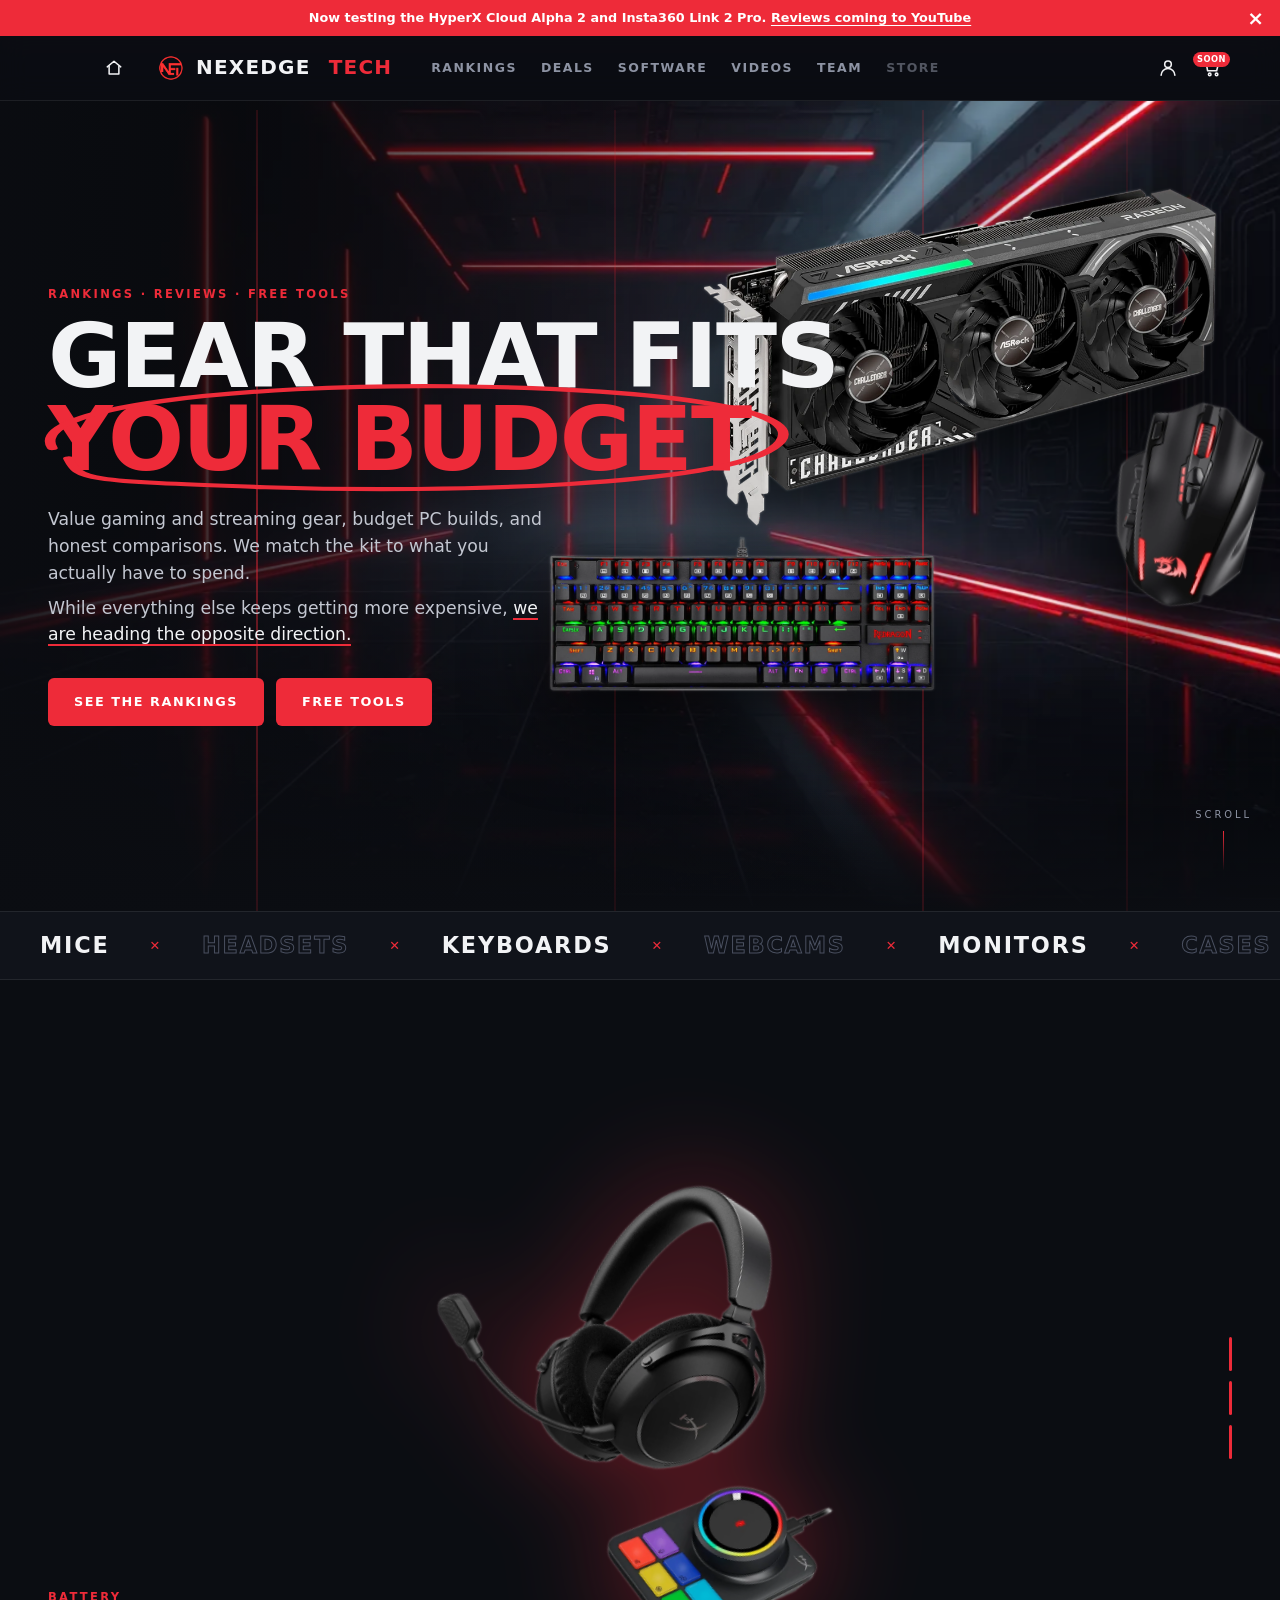
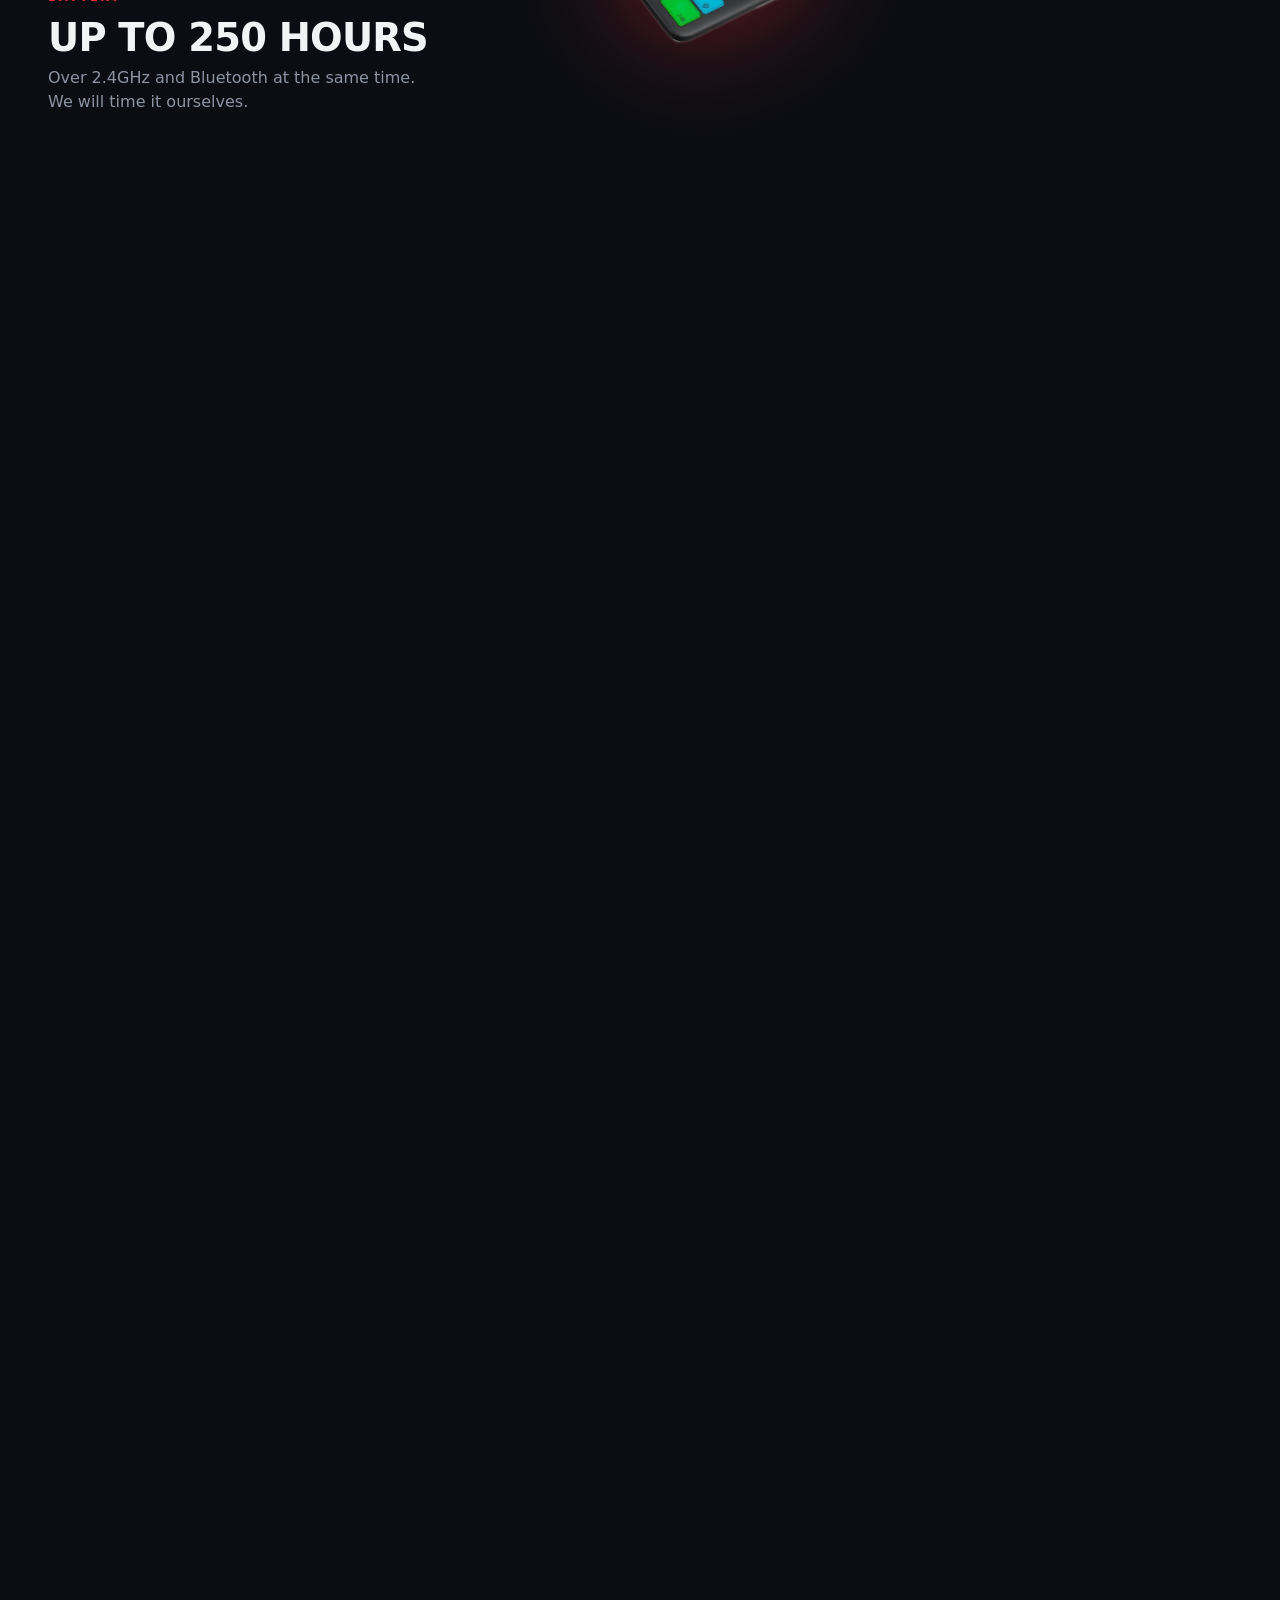
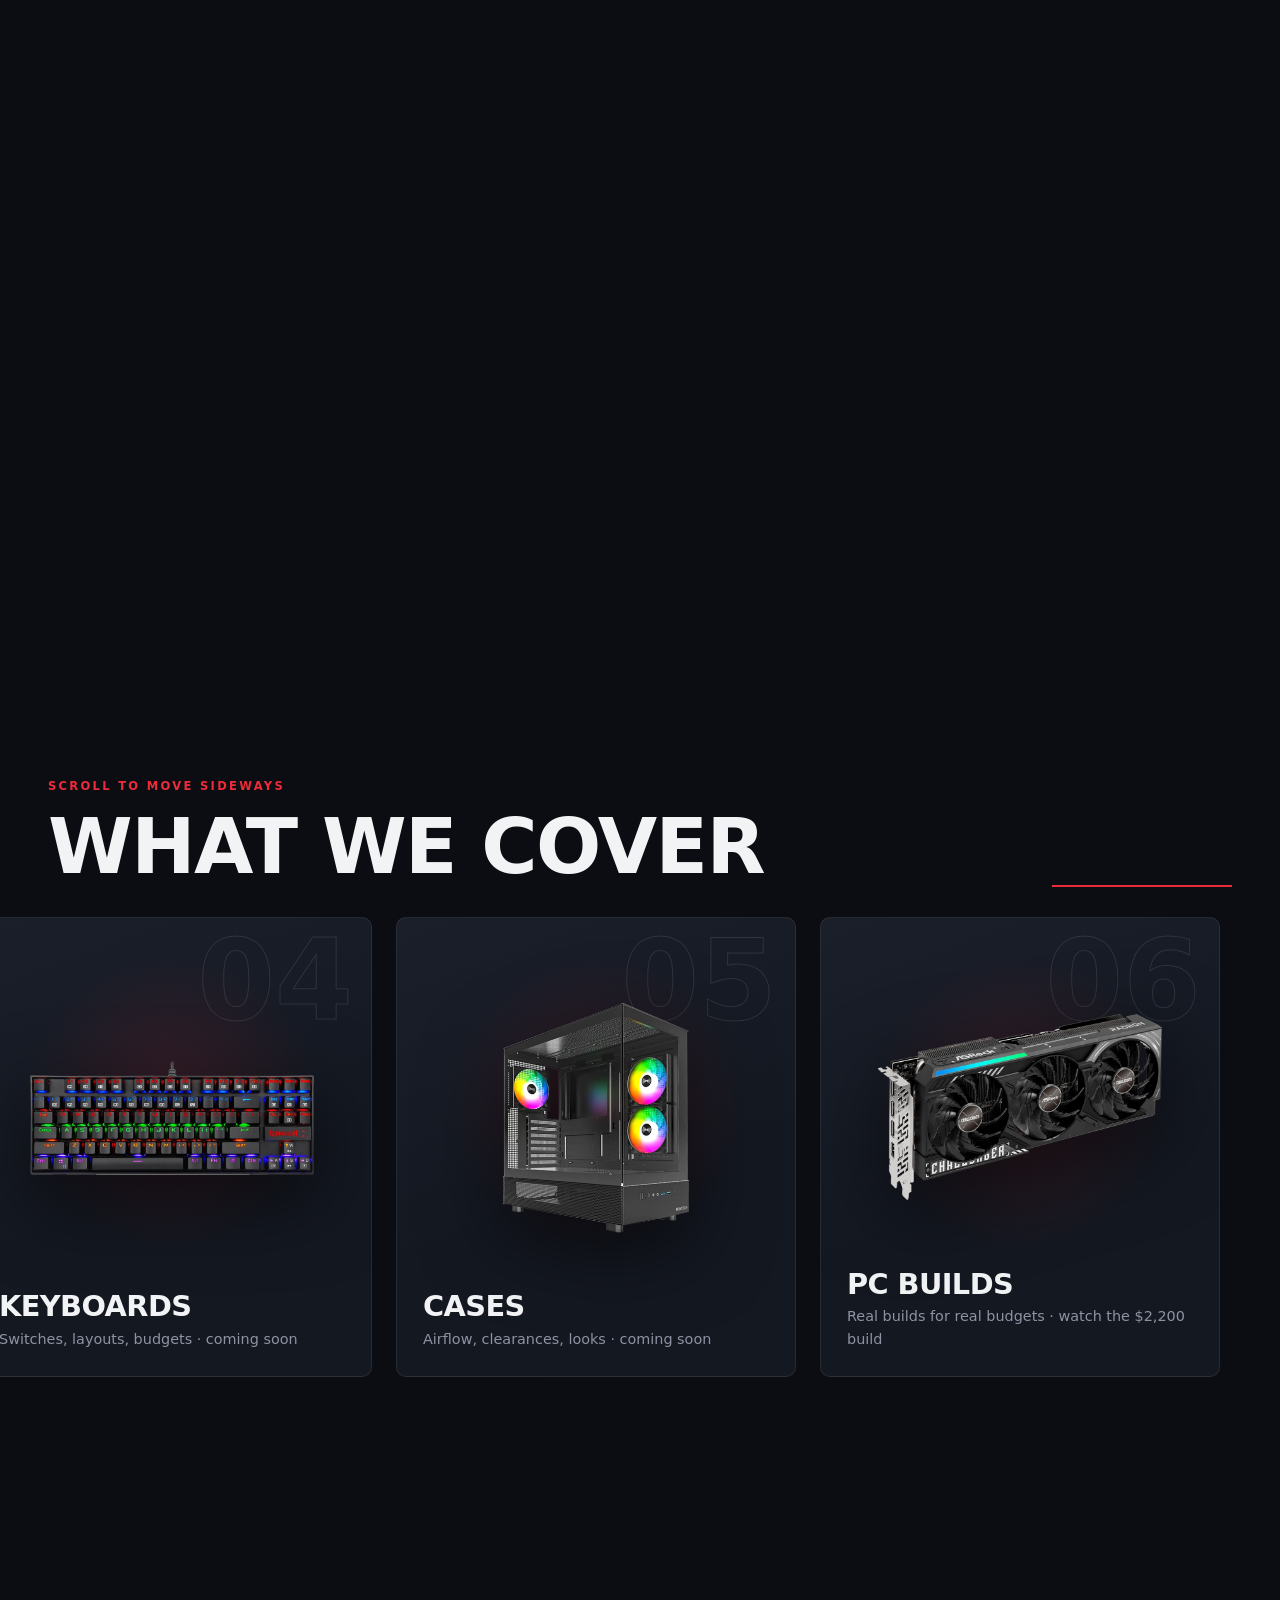
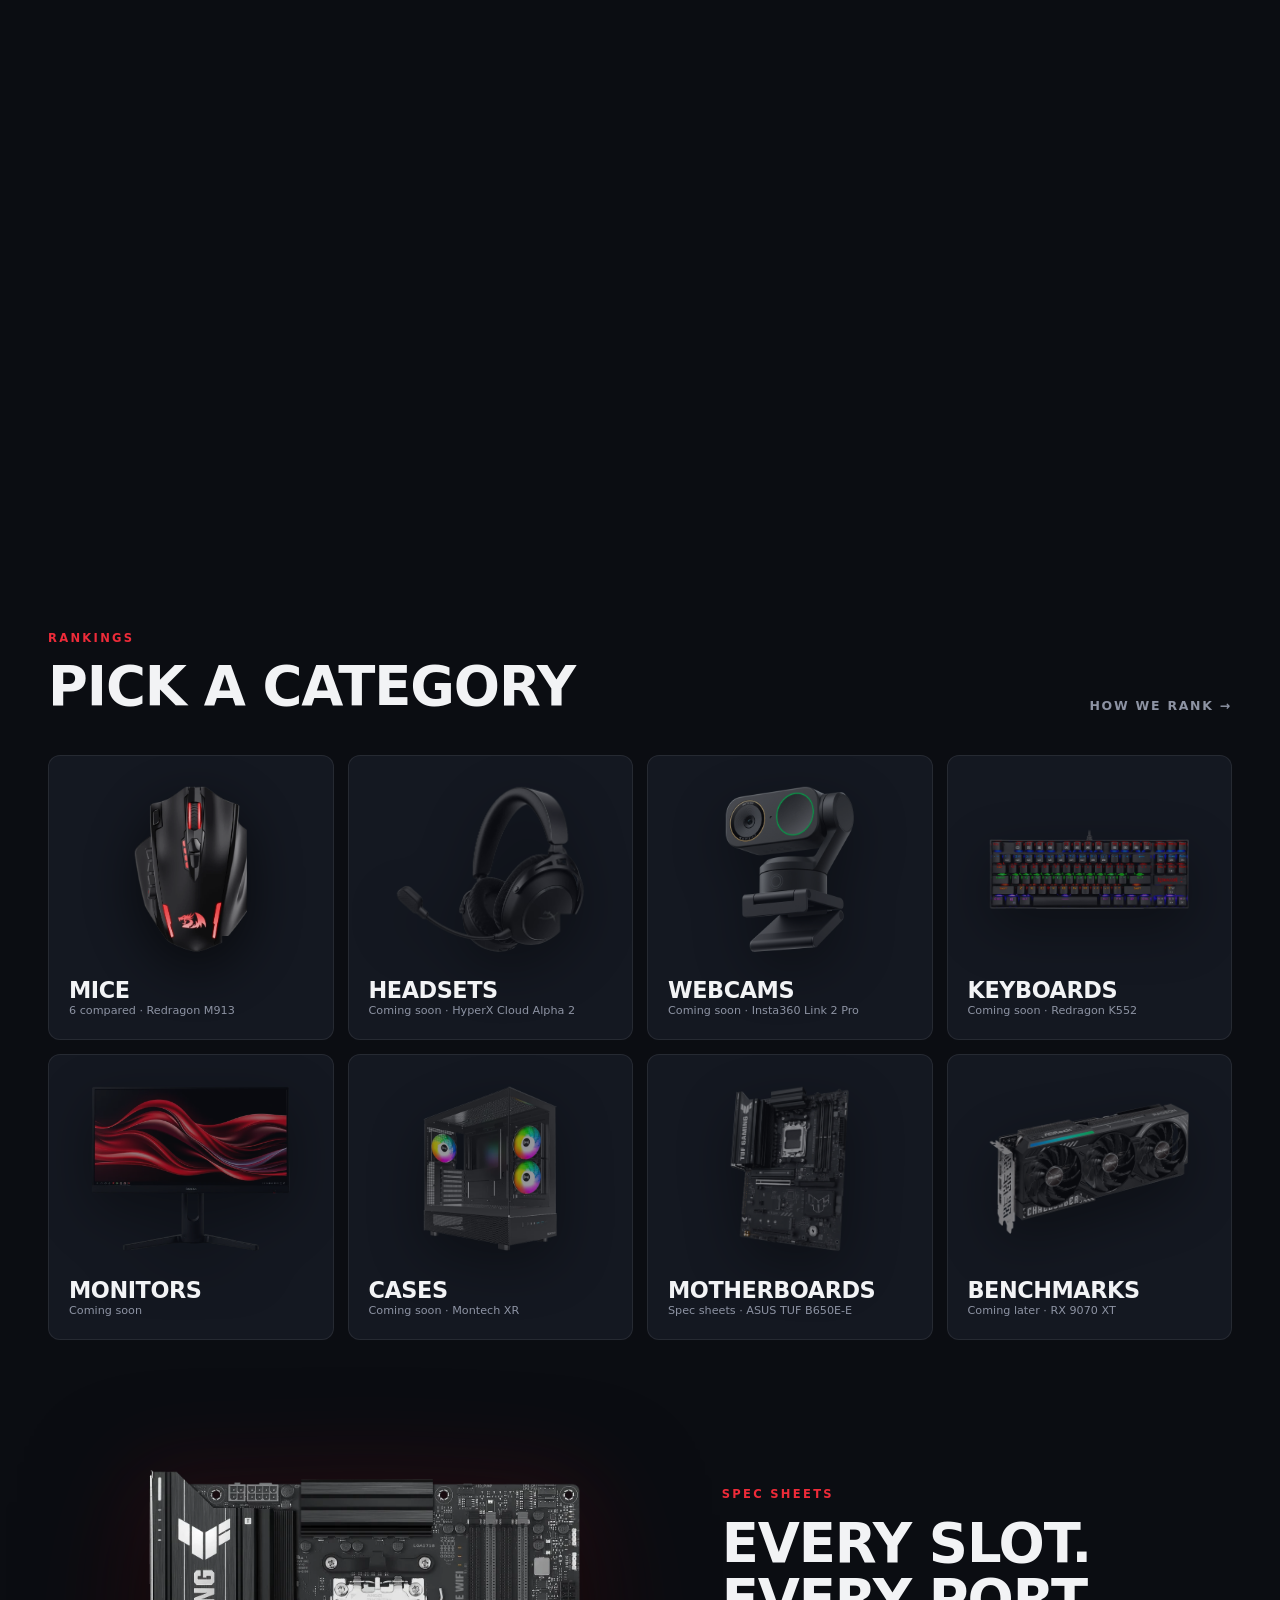
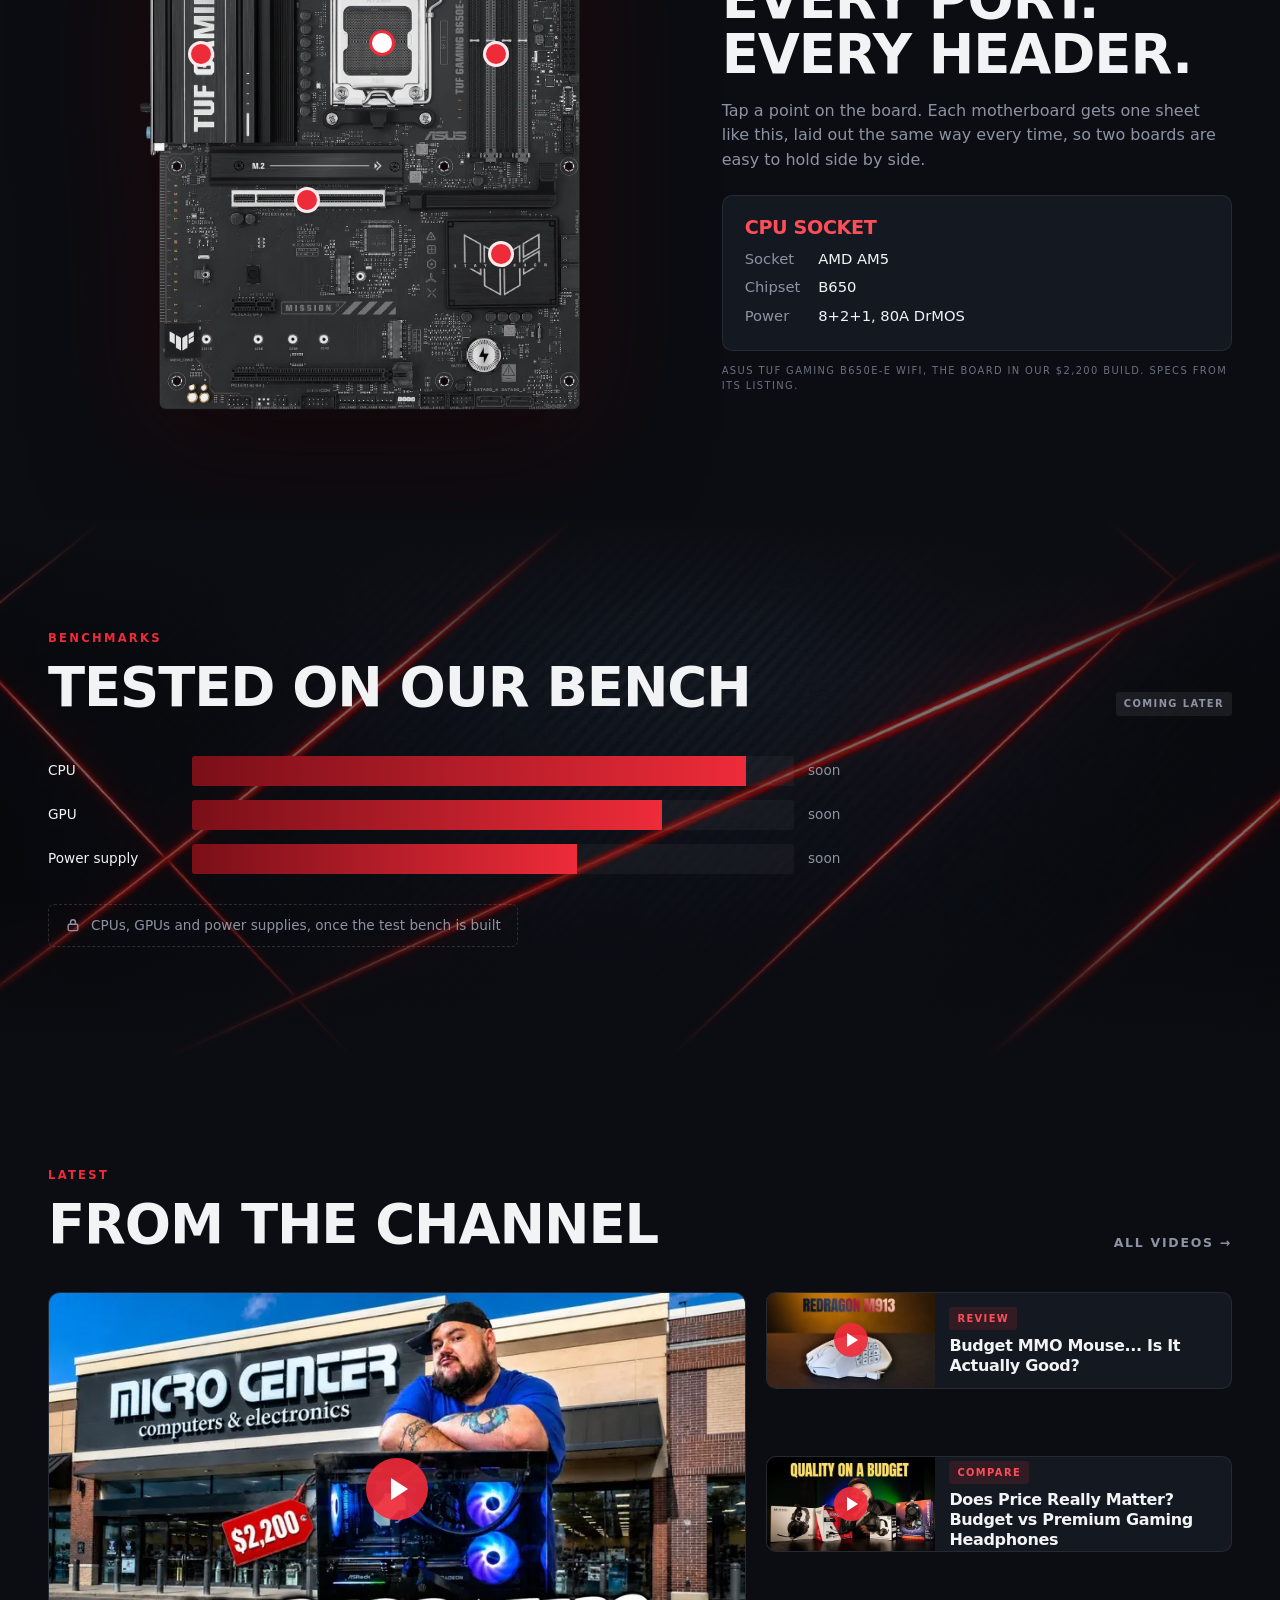
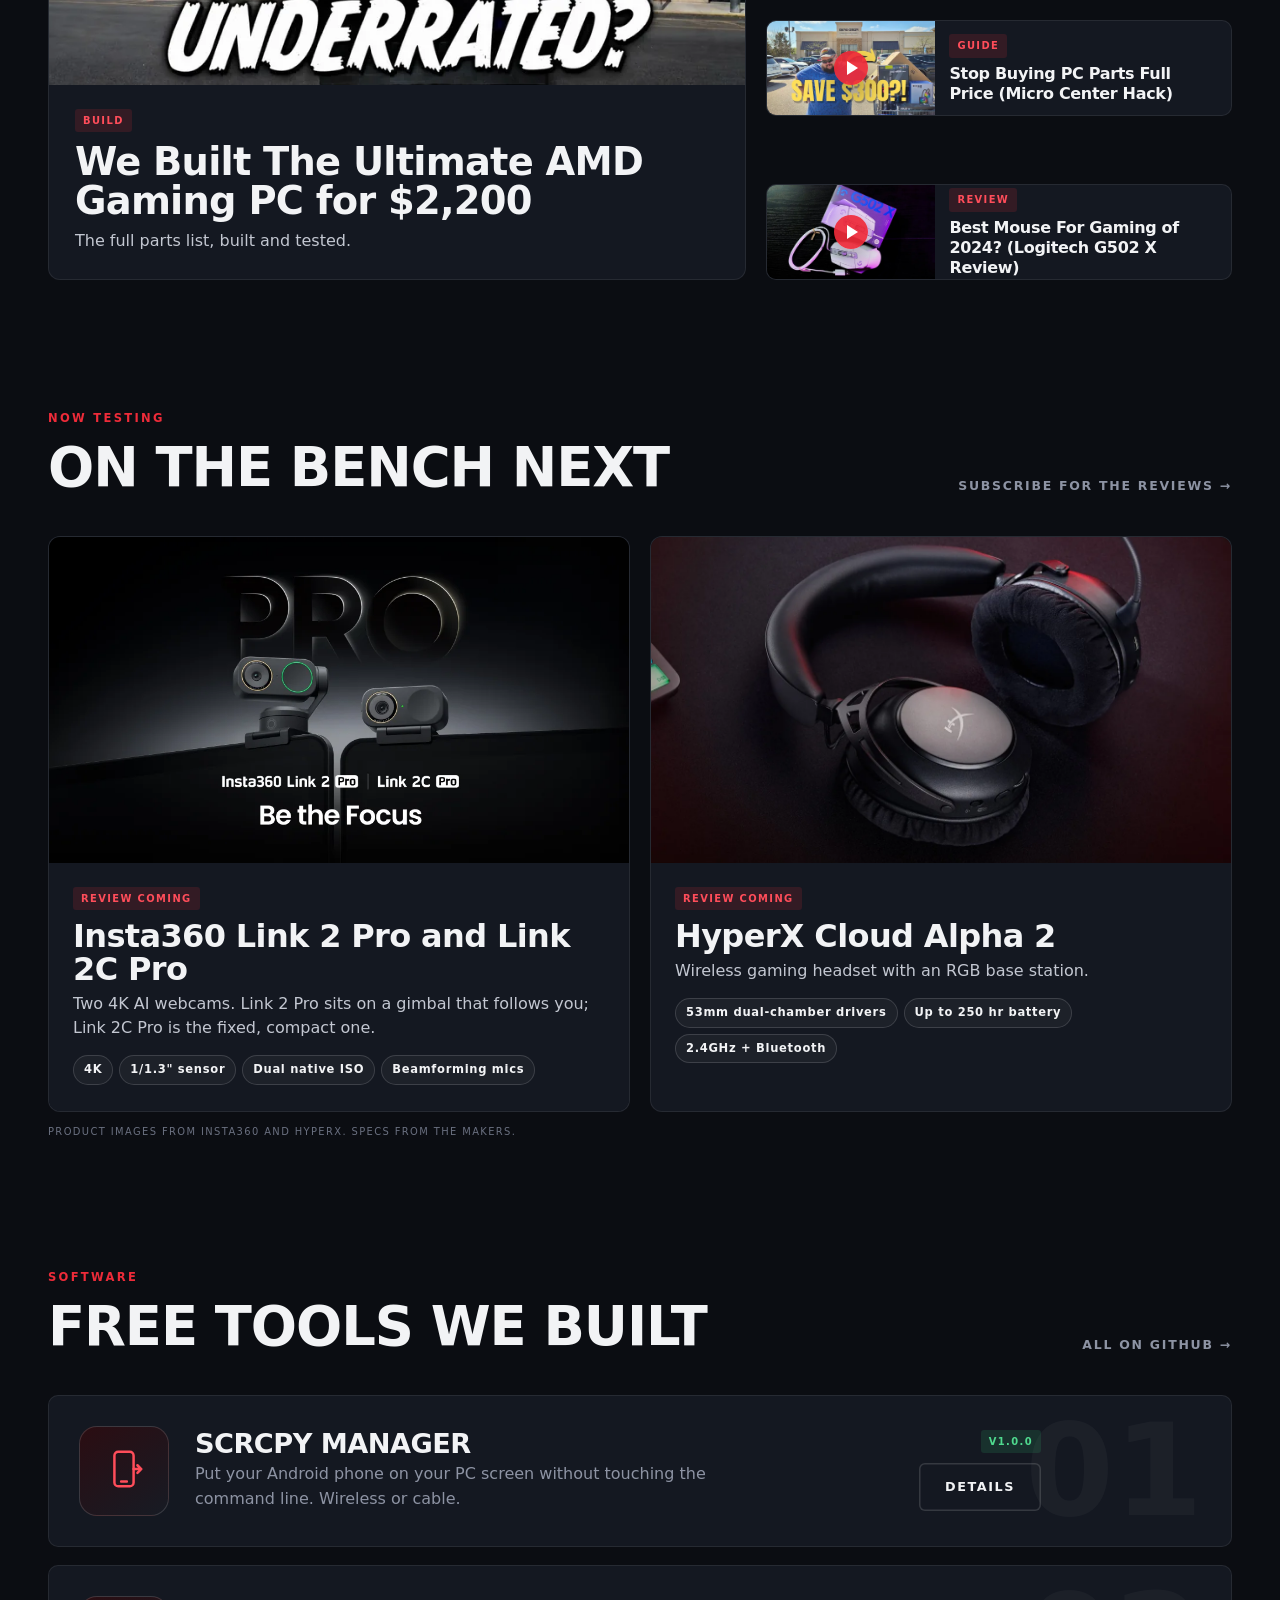
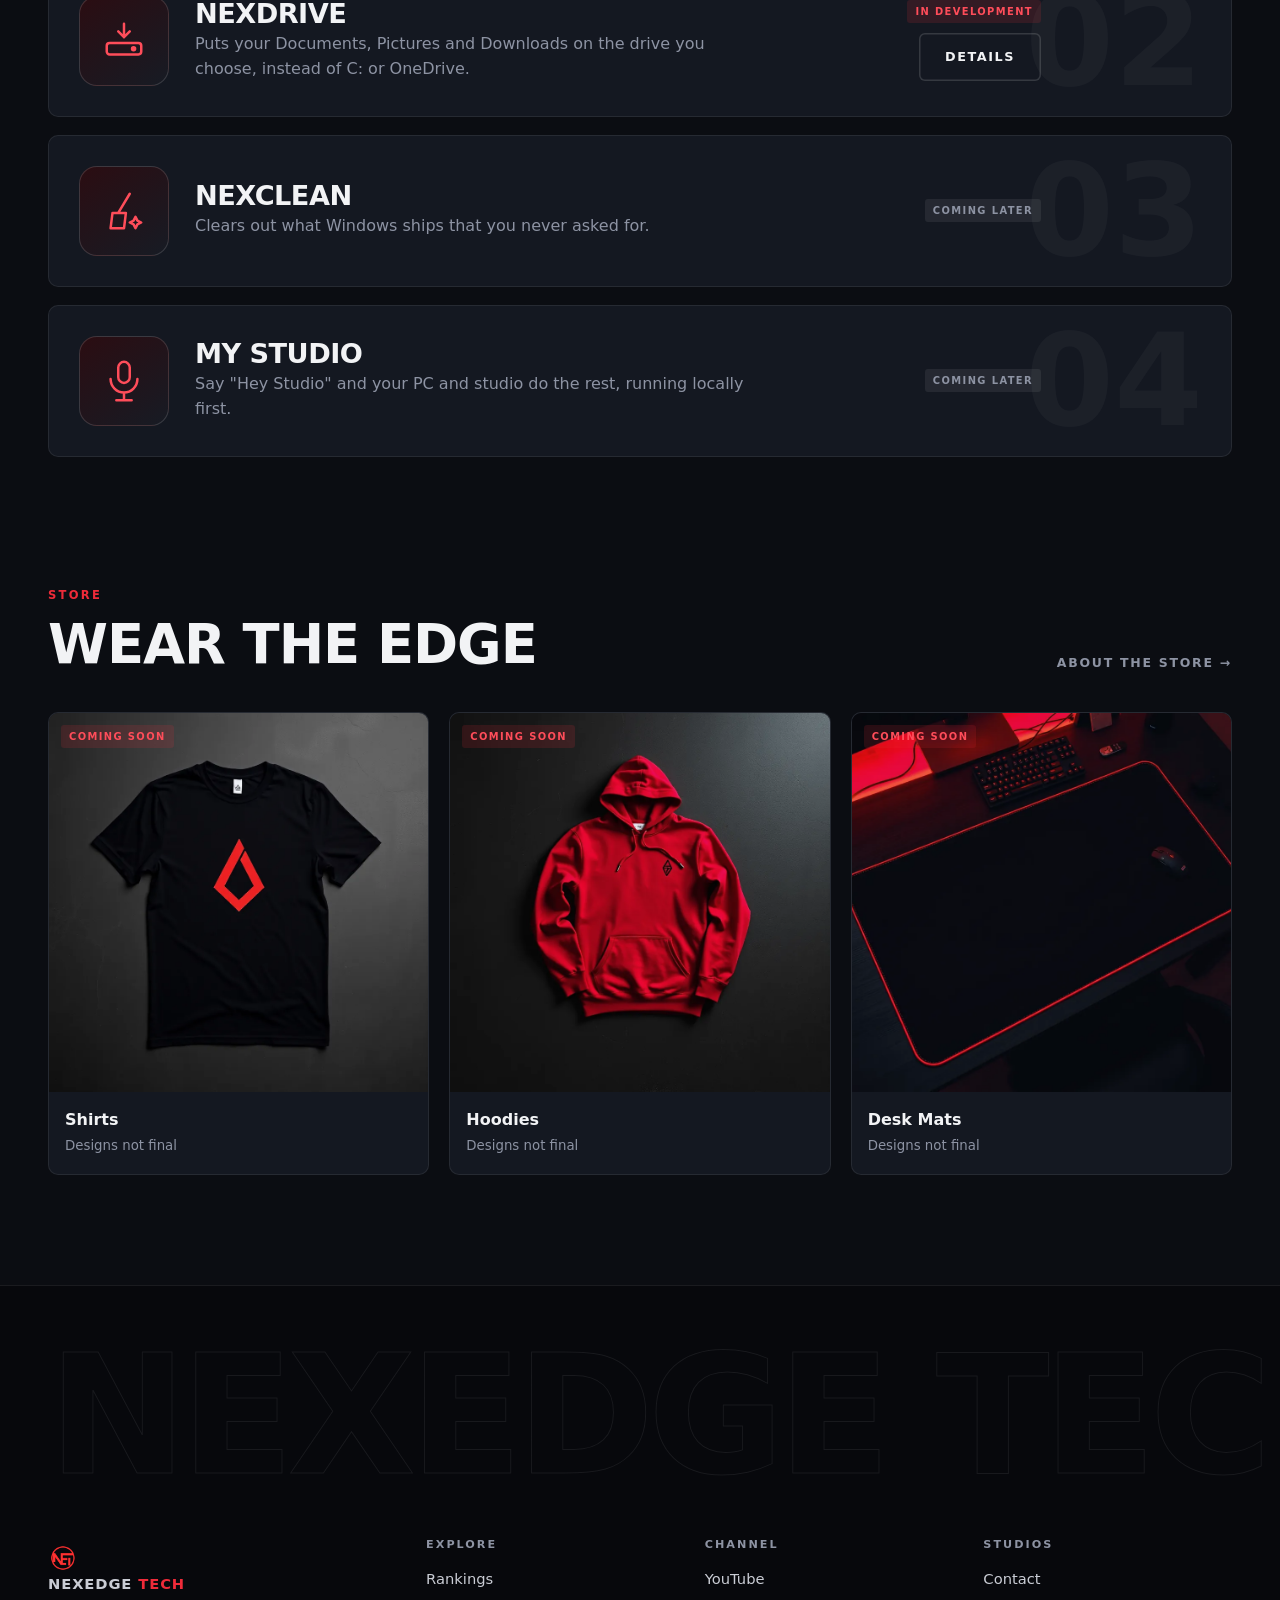
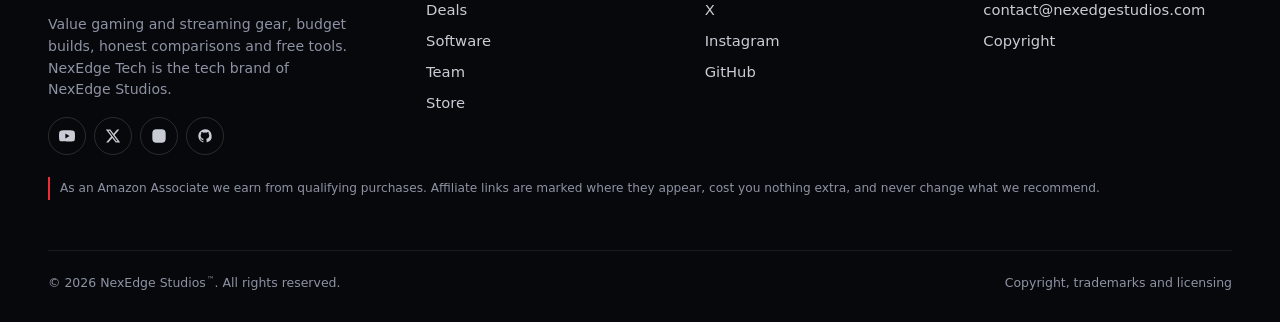
<file: index.html>
<!doctype html>
<html lang="en">
<head>
<meta charset="utf-8">
<meta name="viewport" content="width=device-width, initial-scale=1">
<title>NexEdge Tech | Build smarter. Pick smarter.</title>
<meta name="description" content="Build smarter. Pick smarter. Budget-focused reviews on PC builds, gaming, audio, streaming and software. Gear that fits your budget, plus free tools with no subscriptions.">
<meta name="theme-color" content="#0b0d12">
<!-- Google Search Console ownership, held by the BRAND account nexedgetech@gmail.com
     (the one linked to the YouTube channel) - not Paul's personal account.
     Do NOT remove: verification is re-checked periodically and the property
     drops if this disappears. -->
<meta name="google-site-verification" content="o8AIyyiPpHE7QxcKEEXOGF3wZOJ5fXd_EBAOO6ZYb0c">
<meta property="og:title" content="NexEdge Tech | Build smarter. Pick smarter.">
<meta property="og:description" content="Budget-focused reviews on PC builds, gaming, audio, streaming and software. Gear that fits your budget.">
<meta property="og:type" content="website">
<meta property="og:url" content="https://nexedgestudios.com/">
<meta property="og:image" content="https://nexedgestudios.com/assets/brand/icon-512.png">
<meta name="twitter:card" content="summary_large_image">
<link rel="canonical" href="https://nexedgestudios.com/">
<!-- Organization schema: tells Google this domain IS "NexEdge Tech". sameAs links
     the channel and socials so the brand name resolves here, not to a same-named
     company on another domain. Plain JSON-LD, no request, nothing to rot. -->
<script type="application/ld+json">
{
  "@context": "https://schema.org",
  "@type": "Organization",
  "name": "NexEdge Tech",
  "legalName": "NexEdge Studios",
  "url": "https://nexedgestudios.com/",
  "logo": "https://nexedgestudios.com/assets/brand/icon-512.png",
  "description": "Budget-focused reviews on PC builds, gaming, audio, streaming and software.",
  "email": "contact@nexedgestudios.com",
  "sameAs": [
    "https://www.youtube.com/@NexEdgeTech",
    "https://www.instagram.com/nexedgetech",
    "https://x.com/nexedgestudios"
  ]
}
</script>
<link rel="icon" href="/favicon.ico" sizes="any">
<link rel="icon" type="image/png" sizes="32x32" href="/assets/brand/favicon-32.png">
<link rel="icon" type="image/png" sizes="16x16" href="/assets/brand/favicon-16.png">
<link rel="apple-touch-icon" href="/assets/brand/apple-touch-icon.png">
<link rel="preload" as="image" href="/assets/img/hero-bg.webp">
<link rel="stylesheet" href="/assets/site.css">
</head>
<body>

<!-- SHELL:TOP -->
<div class="ann" id="ann">Now testing the HyperX Cloud Alpha 2 and Insta360 Link 2 Pro. <a href="https://www.youtube.com/@NexEdgeTech" target="_blank" rel="noopener">Reviews coming to YouTube</a><button type="button" aria-label="Dismiss" data-ann-close>&times;</button></div>

<div class="scrim"></div>
<div class="menucol" id="menucol">
  <aside class="drawer" id="drawer" aria-label="Menu">
    <button class="x" type="button" data-close aria-label="Close menu">&times;</button>
    <a class="dl on" href="/">Home<small>Start here</small></a>
    <button class="dl" type="button" data-sub="rk">Rankings<small>Specs side by side, by budget</small><i>&#8250;</i></button>
    <a class="dl" href="/deals/">Deals<small>What is actually worth buying</small></a>
    <button class="dl" type="button" data-sub="sw">Software<small>Free tools we built</small><i>&#8250;</i></button>
    <a class="dl" href="https://www.youtube.com/@NexEdgeTech" target="_blank" rel="noopener">Videos<small>Reviews and builds on YouTube</small></a>
    <a class="dl" href="/team/">Team<small>Who we are</small></a>
    <a class="dl" href="/shop/">Store<small>Coming soon</small></a>
    <a class="btn solid" href="https://www.youtube.com/@NexEdgeTech" target="_blank" rel="noopener">Watch On YouTube</a>
    <div class="mini"><a href="mailto:contact@nexedgestudios.com">Contact</a><a href="/copyright/">Copyright</a></div>
  </aside>
  <aside class="dsub" data-panel="rk" aria-label="Rankings">
    <button class="dsub-back" type="button" data-back>&#8249; Menu</button><h3>Rankings</h3>
    <div class="dst-grid">
      <a class="dst" href="/compare/?category=mice"><img src="/assets/img/prod-m913.webp" alt="">Mice</a>
      <span class="dst soon"><img src="/assets/img/prod-cloud-alpha2-head.webp" alt="">Headsets</span>
      <span class="dst soon"><img src="/assets/img/prod-k552.webp" alt="">Keyboards</span>
      <span class="dst soon"><img src="/assets/img/prod-link2pro.webp" alt="">Webcams</span>
      <span class="dst soon"><img src="/assets/img/cat-mon.webp" alt="">Monitors</span>
      <span class="dst soon"><img src="/assets/img/prod-montech-xr.webp" alt="">Cases</span>
    </div>
    <a class="dsr view" href="/compare/">Open The Rankings</a>
    <a class="dsr" href="/compare/#how">How We Rank<small>Specs first, then budget</small></a>
    <a class="dsr" href="/compare/?category=mice">Mice<small>6 compared</small></a>
    <a class="promo" href="/#testing"><span class="tag">Now Testing</span><b>HyperX Cloud Alpha 2</b><small class="dim">Review on the way</small></a>
  </aside>
  <aside class="dsub" data-panel="sw" aria-label="Software">
    <button class="dsub-back" type="button" data-back>&#8249; Menu</button><h3>Software</h3>
    <a class="dsr view" href="/resources/">All Software</a>
    <a class="dsr" href="/resources/">scrcpy Manager<small>Your phone on your PC · v1.0.0</small></a>
    <a class="dsr" href="/resources/">NexDrive<small>In development</small></a>
    <a class="dsr" href="/resources/">NexClean<small>Coming later</small></a>
    <a class="dsr" href="/resources/">My Studio<small>Coming later</small></a>
    <a class="dsr" href="https://github.com/nexedgestudios" target="_blank" rel="noopener">GitHub<small>nexedgestudios</small></a>
  </aside>
</div>

<nav class="nav"><div class="nv">
  <div class="navleft">
    <button class="burger" id="burger" type="button" aria-label="Open menu" aria-expanded="false" aria-controls="drawer"><i></i><i></i><i></i></button>
    <a class="homeb" href="/" aria-label="Home" title="Home"><svg viewBox="0 0 24 24" width="18" height="18" fill="none" stroke="currentColor" stroke-width="2" stroke-linecap="round" stroke-linejoin="round" aria-hidden="true"><path d="M3 10.5 12 3l9 7.5"/><path d="M5.5 9.5V20h13V9.5"/></svg></a>
  </div>
  <a class="word" href="/"><img src="/assets/brand/net-logo.png" alt="" width="30" height="30">NEXEDGE<b>&nbsp;TECH</b></a>
  <div class="tabs"><a href="/compare/">Rankings</a><a href="/deals/">Deals</a><a href="/resources/">Software</a><a href="https://www.youtube.com/@NexEdgeTech" target="_blank" rel="noopener">Videos</a><a href="/team/">Team</a><a href="/shop/" class="soon">Store</a></div>
  <div class="navicons">
    <button class="navicon" id="acctBtn" type="button" aria-label="Account" title="Account"><svg viewBox="0 0 24 24" width="22" height="22" fill="none" stroke="currentColor" stroke-width="1.7" stroke-linecap="round" stroke-linejoin="round" aria-hidden="true"><circle cx="12" cy="8" r="3.6"/><path d="M4.5 20a7.5 7.5 0 0 1 15 0"/></svg></button>
    <button class="navicon" id="cartBtn" type="button" aria-label="Cart" title="Cart"><svg viewBox="0 0 24 24" width="22" height="22" fill="none" stroke="currentColor" stroke-width="1.7" stroke-linecap="round" stroke-linejoin="round" aria-hidden="true"><path d="M3 4h2.2l2 11h9.9l2-8H6.4"/><circle cx="9.5" cy="19" r="1.4"/><circle cx="17" cy="19" r="1.4"/></svg><span class="badge">SOON</span></button>
  </div>
</div></nav>

<div class="cscrim"></div>
<aside class="cdrawer" aria-label="Cart">
  <div class="cd-top"><h2>Cart</h2><button class="cd-x" type="button" data-close aria-label="Close cart">&times;</button></div>
  <div class="cd-body">
    <h3>The store opens soon</h3>
    <p>Shirts, hoodies and desk mats are on the way. Nothing to buy just yet.</p>
    <div class="cd-thumbs"><img src="/assets/img/merch-tee.webp" alt=""><img src="/assets/img/merch-hood.webp" alt=""><img src="/assets/img/merch-pad.webp" alt=""></div>
    <a class="btn solid" href="/shop/">See The Store</a>
  </div>
</aside>
<div class="ascrim"></div>
<aside class="adrawer" aria-label="Account">
  <div class="cd-top"><h2>Account</h2><button class="cd-x" type="button" data-close aria-label="Close">&times;</button></div>
  <div class="cd-body">
    <h3>Accounts come with the store</h3>
    <p>When the store opens you will be able to sign in to track orders. Nothing else on this site needs an account: the rankings, videos and free software never ask you to sign up.</p>
    <a class="btn" href="/shop/">About The Store</a>
  </div>
</aside>
<!-- /SHELL:TOP -->

<main>
<!-- ═══ 1. HERO · layers move at different speeds, like the ROG pages.
     The floating parts are gear from our own videos: the RX 9070 XT from the
     $2,200 build, the Redragon K552 and the Redragon M913. ═══ -->
<div class="hero" id="hero">
  <div class="layer h-bg" data-depth=".22" data-mouse="12"></div>
  <div class="layer h-shade"></div>
  <div class="layer h-beams" data-depth=".45"><i></i><i></i><i></i><i></i></div>
  <div class="layer h-parts">
    <div class="part p-gpu" data-depth="-.25" data-mouse="-26"><img src="/assets/img/prod-rx9070xt.webp" alt="ASRock Radeon RX 9070 XT Challenger" width="900" height="591"></div>
    <div class="part p-kb" data-depth="-.5" data-mouse="-50"><img src="/assets/img/prod-k552.webp" alt="Redragon K552 keyboard" width="900" height="362"></div>
    <div class="part p-mouse" data-depth="-.7" data-mouse="-64"><img src="/assets/img/prod-m913.webp" alt="Redragon M913 mouse" width="601" height="876"></div>
  </div>
  <div class="h-copy">
    <p class="kick rv">Rankings · Reviews · Free Tools</p>
    <h1 class="rv d1">Gear that fits<br><span class="ring" id="ring">your budget<svg viewBox="0 0 300 120" preserveAspectRatio="none" aria-hidden="true"><path d="M20 70C10 30 90 8 170 10s140 24 120 60-120 44-190 38S30 100 26 80"/></svg></span></h1>
    <p class="lede rv d2">Value gaming and streaming gear, budget PC builds, and honest comparisons. We match the kit to what you actually have to spend.</p>
    <p class="flip rv d2">While everything else keeps getting more expensive, <em>we are heading the opposite direction.</em></p>
    <div class="cta-row rv d3"><a class="btn solid" href="/compare/">See The Rankings</a><a class="btn solid" href="/resources/">Free Tools</a></div>
  </div>
  <div class="h-scroll" aria-hidden="true">Scroll<i></i></div>
</div>

<div class="marq" aria-hidden="true"><div>
  <span class="hi">Mice</span><span>Headsets</span><span class="hi">Keyboards</span><span>Webcams</span><span class="hi">Monitors</span><span>Cases</span><span class="hi">PC Builds</span><span>Software</span>
  <span class="hi">Mice</span><span>Headsets</span><span class="hi">Keyboards</span><span>Webcams</span><span class="hi">Monitors</span><span>Cases</span><span class="hi">PC Builds</span><span>Software</span>
</div></div>

<!-- ═══ 2. NOW TESTING SPOTLIGHT · pins, the headset zooms and turns as you
     scroll, captions step through the specs (ROG Phone 9 style).
     Specs are HyperX's own. ═══ -->
<div class="spot" id="spot" data-words="CLOUD ALPHA 2|53MM|250 HOURS">
  <div class="spot-stick">
    <div class="spot-word" id="spotWord" aria-hidden="true">CLOUD ALPHA 2</div>
    <div class="spot-obj" id="spotObj"><img src="/assets/img/cloud-alpha2.webp" alt="HyperX Cloud Alpha 2 with its RGB base station" width="997" height="1000" loading="lazy"></div>
    <div class="spot-caps">
      <div class="cap on"><p class="kick">Now Testing · HyperX</p><h3>Cloud Alpha 2</h3><p class="dim">Wireless, with an RGB base station. Our review is on the way.</p></div>
      <div class="cap"><p class="kick">Drivers</p><h3>53mm dual-chamber</h3><p class="dim">Bass and mids in separate chambers.</p></div>
      <div class="cap"><p class="kick">Battery</p><h3>Up to 250 hours</h3><p class="dim">Over 2.4GHz and Bluetooth at the same time. We will time it ourselves.</p></div>
    </div>
    <div class="spot-steps" aria-hidden="true"><i class="on"></i><i></i><i></i></div>
  </div>
</div>

<!-- ═══ 3. WHAT WE COVER · scroll moves the row sideways ═══ -->
<div class="rail" id="rail">
  <div class="rail-stick">
    <div class="rail-head"><div><p class="kick">Scroll to move sideways</p><h2>What we cover</h2></div><div class="rail-prog"><i id="railProg"></i></div></div>
    <div class="rail-track" id="railTrack">
      <a class="rcard" href="/compare/?category=mice"><span class="glow"></span><span class="num">01</span><div class="ico"><img src="/assets/img/prod-m913.webp" alt="" loading="lazy"></div><h3>Mice</h3><p>MMO, superlight, ergonomic · 6 compared</p></a>
      <a class="rcard" href="/compare/"><span class="glow"></span><span class="num">02</span><div class="ico"><img src="/assets/img/prod-cloud-alpha2-head.webp" alt="" loading="lazy"></div><h3>Headsets</h3><p>Wired, wireless, mic quality · coming soon</p></a>
      <a class="rcard" href="/compare/"><span class="glow"></span><span class="num">03</span><div class="ico"><img src="/assets/img/prod-link2pro.webp" alt="" loading="lazy"></div><h3>Webcams</h3><p>1080p to 4K, for streaming · coming soon</p></a>
      <a class="rcard" href="/compare/"><span class="glow"></span><span class="num">04</span><div class="ico"><img src="/assets/img/prod-k552.webp" alt="" loading="lazy"></div><h3>Keyboards</h3><p>Switches, layouts, budgets · coming soon</p></a>
      <a class="rcard" href="/compare/"><span class="glow"></span><span class="num">05</span><div class="ico"><img src="/assets/img/prod-montech-xr.webp" alt="" loading="lazy"></div><h3>Cases</h3><p>Airflow, clearances, looks · coming soon</p></a>
      <a class="rcard" href="https://www.youtube.com/watch?v=5FmT3MFR8r8" target="_blank" rel="noopener"><span class="glow"></span><span class="num">06</span><div class="ico"><img src="/assets/img/prod-rx9070xt.webp" alt="" loading="lazy"></div><h3>PC Builds</h3><p>Real builds for real budgets · watch the $2,200 build</p></a>
    </div>
  </div>
</div>

<!-- ═══ 4. PICK A CATEGORY · real gear we have covered, centred in each tile ═══ -->
<div class="sec"><div class="wrap">
  <div class="sech"><div><p class="kick rv">Rankings</p><h2 class="rv d1">Pick a category</h2></div><a class="more" href="/compare/#how">How we rank &rarr;</a></div>
  <div class="cats">
    <a class="cat rv" href="/compare/?category=mice"><img src="/assets/img/prod-m913.webp" alt="Redragon M913" loading="lazy"><h3>Mice</h3><small>6 compared · Redragon M913</small></a>
    <a class="cat soon rv d1" href="/compare/"><img src="/assets/img/prod-cloud-alpha2-head.webp" alt="HyperX Cloud Alpha 2" loading="lazy"><h3>Headsets</h3><small>Coming soon · HyperX Cloud Alpha 2</small></a>
    <a class="cat soon rv d2" href="/compare/"><img src="/assets/img/prod-link2pro.webp" alt="Insta360 Link 2 Pro" loading="lazy"><h3>Webcams</h3><small>Coming soon · Insta360 Link 2 Pro</small></a>
    <a class="cat soon rv d3" href="/compare/"><img src="/assets/img/prod-k552.webp" alt="Redragon K552" loading="lazy"><h3>Keyboards</h3><small>Coming soon · Redragon K552</small></a>
    <a class="cat soon rv" href="/compare/"><img src="/assets/img/cat-mon.webp" alt="" loading="lazy"><h3>Monitors</h3><small>Coming soon</small></a>
    <a class="cat soon rv d1" href="/compare/"><img src="/assets/img/prod-montech-xr.webp" alt="Montech XR" loading="lazy"><h3>Cases</h3><small>Coming soon · Montech XR</small></a>
    <a class="cat soon rv d2" href="#specs"><img src="/assets/img/prod-tuf-b650e-angle.webp" alt="ASUS TUF GAMING B650E-E WIFI" loading="lazy"><h3>Motherboards</h3><small>Spec sheets · ASUS TUF B650E-E</small></a>
    <a class="cat soon rv d3" href="#bench"><img src="/assets/img/prod-rx9070xt.webp" alt="ASRock RX 9070 XT Challenger" loading="lazy"><h3>Benchmarks</h3><small>Coming later · RX 9070 XT</small></a>
  </div>
</div></div>

<!-- ═══ 5. SPEC EXPLORER · the board from our $2,200 build. Specs from its
     listing title only, per BEHAVIOR.md. ═══ -->
<div class="sec" id="specs" style="padding-top:20px"><div class="wrap mb">
  <div class="mb-art rv">
    <img src="/assets/img/prod-tuf-b650e.webp" alt="ASUS TUF GAMING B650E-E WIFI" width="578" height="710" loading="lazy">
    <button class="hs on" type="button" style="left:55%;top:32%" data-spec="0" aria-label="CPU socket"></button>
    <button class="hs" type="button" style="left:81%;top:34%" data-spec="1" aria-label="Memory"></button>
    <button class="hs" type="button" style="left:38%;top:61%" data-spec="2" aria-label="PCIe"></button>
    <button class="hs" type="button" style="left:14%;top:34%" data-spec="3" aria-label="Rear I/O"></button>
    <button class="hs" type="button" style="left:82%;top:71%" data-spec="4" aria-label="M.2 storage"></button>
  </div>
  <div class="mb-info">
    <p class="kick rv">Spec Sheets</p>
    <h2 class="rv d1">Every slot. Every port. Every header.</h2>
    <p class="dim rv d2">Tap a point on the board. Each motherboard gets one sheet like this, laid out the same way every time, so two boards are easy to hold side by side.</p>
    <div class="spec-card rv d3" id="specCard"></div>
    <p class="sample">ASUS TUF GAMING B650E-E WIFI, the board in our $2,200 build. Specs from its listing.</p>
  </div>
</div></div>
<script type="application/json" id="specData">[
 ["CPU Socket",[["Socket","AMD AM5"],["Chipset","B650"],["Power","8+2+1, 80A DrMOS"]]],
 ["Memory",[["Type","DDR5"]]],
 ["PCIe",[["Graphics","PCIe 5.0 Ready"]]],
 ["Rear I/O",[["USB","20Gbps Type-C"],["Network","2.5Gb LAN, Wi-Fi 6E"],["Video","DisplayPort, HDMI"],["Recovery","BIOS FlashBack"]]],
 ["Storage",[["M.2","3 slots"]]]
]</script>

<!-- ═══ 6. BENCHMARKS · a teaser, clearly not real numbers yet ═══ -->
<div class="sec bench" id="bench"><div class="wrap">
  <div class="sech"><div><p class="kick rv">Benchmarks</p><h2 class="rv d1">Tested on our bench</h2></div><span class="tag grey rv">Coming later</span></div>
  <div class="bars">
    <div class="bar"><span>CPU</span><span class="t"><i style="--w:92%"></i></span><span class="v">soon</span></div>
    <div class="bar"><span>GPU</span><span class="t"><i style="--w:78%"></i></span><span class="v">soon</span></div>
    <div class="bar"><span>Power supply</span><span class="t"><i style="--w:64%"></i></span><span class="v">soon</span></div>
  </div>
  <div class="lockband rv"><svg width="16" height="16" viewBox="0 0 20 20" fill="none" stroke="currentColor" stroke-width="1.8" aria-hidden="true"><rect x="4" y="9" width="12" height="8" rx="1.6"/><path d="M7 9V6.5a3 3 0 0 1 6 0V9"/></svg>CPUs, GPUs and power supplies, once the test bench is built</div>
</div></div>

<!-- ═══ 7. FROM THE CHANNEL · our own videos and thumbnails ═══ -->
<div class="sec"><div class="wrap">
  <div class="sech"><div><p class="kick rv">Latest</p><h2 class="rv d1">From the channel</h2></div><a class="more" href="https://www.youtube.com/@NexEdgeTech" target="_blank" rel="noopener">All Videos &rarr;</a></div>
  <div class="mag">
    <a class="feat rv" href="https://www.youtube.com/watch?v=5FmT3MFR8r8" target="_blank" rel="noopener"><span class="img"><img src="/assets/img/yt/5FmT3MFR8r8.webp" alt="" loading="lazy"><span class="play"></span></span><span class="bd"><span class="tag">Build</span><h3>We Built The Ultimate AMD Gaming PC for $2,200</h3><p>The full parts list, built and tested.</p></span></a>
    <div class="side">
      <a class="rv d1" href="https://www.youtube.com/watch?v=OOji-ZOfVic" target="_blank" rel="noopener"><span class="vth"><img src="/assets/img/yt/OOji-ZOfVic.webp" alt="" loading="lazy"><span class="play sm"></span></span><span><span class="tag">Review</span><h3>Budget MMO Mouse... Is It Actually Good?</h3></span></a>
      <a class="rv d2" href="https://www.youtube.com/watch?v=ePy-ZtM_A2E" target="_blank" rel="noopener"><span class="vth"><img src="/assets/img/yt/ePy-ZtM_A2E.webp" alt="" loading="lazy"><span class="play sm"></span></span><span><span class="tag">Compare</span><h3>Does Price Really Matter? Budget vs Premium Gaming Headphones</h3></span></a>
      <a class="rv d3" href="https://www.youtube.com/watch?v=DfZhFAbh8QQ" target="_blank" rel="noopener"><span class="vth"><img src="/assets/img/yt/DfZhFAbh8QQ.webp" alt="" loading="lazy"><span class="play sm"></span></span><span><span class="tag">Guide</span><h3>Stop Buying PC Parts Full Price (Micro Center Hack)</h3></span></a>
      <a class="rv d4" href="https://www.youtube.com/watch?v=N9YMP1qR5Jc" target="_blank" rel="noopener"><span class="vth"><img src="/assets/img/yt/N9YMP1qR5Jc.webp" alt="" loading="lazy"><span class="play sm"></span></span><span><span class="tag">Review</span><h3>Best Mouse For Gaming of 2024? (Logitech G502 X Review)</h3></span></a>
    </div>
  </div>
</div></div>

<!-- ═══ 8. NOW TESTING · official product images, specs from the makers ═══ -->
<div class="sec" id="testing" style="padding-top:20px"><div class="wrap">
  <div class="sech"><div><p class="kick rv">Now Testing</p><h2 class="rv d1">On the bench next</h2></div><a class="more" href="https://www.youtube.com/@NexEdgeTech" target="_blank" rel="noopener">Subscribe For The Reviews &rarr;</a></div>
  <div class="now">
    <a class="nowc rv" href="https://www.youtube.com/@NexEdgeTech" target="_blank" rel="noopener"><img src="/assets/img/link2pro-kv.webp" alt="Insta360 Link 2 Pro and Link 2C Pro" loading="lazy" style="object-position:50% 20%"><span class="bd"><span class="tag">Review Coming</span><h3>Insta360 Link 2 Pro and Link 2C Pro</h3><p>Two 4K AI webcams. Link 2 Pro sits on a gimbal that follows you; Link 2C Pro is the fixed, compact one.</p><ul class="chiprow"><li>4K</li><li>1/1.3" sensor</li><li>Dual native ISO</li><li>Beamforming mics</li></ul></span></a>
    <a class="nowc rv d1" href="https://www.youtube.com/@NexEdgeTech" target="_blank" rel="noopener"><img src="/assets/img/cloud-alpha2-dark.webp" alt="HyperX Cloud Alpha 2" loading="lazy"><span class="bd"><span class="tag">Review Coming</span><h3>HyperX Cloud Alpha 2</h3><p>Wireless gaming headset with an RGB base station.</p><ul class="chiprow"><li>53mm dual-chamber drivers</li><li>Up to 250 hr battery</li><li>2.4GHz + Bluetooth</li></ul></span></a>
  </div>
  <p class="sample">Product images from Insta360 and HyperX. Specs from the makers.</p>
</div></div>

<!-- ═══ 9. FREE TOOLS · numbers sit centred on the right of each card ═══ -->
<div class="sec" style="padding-top:20px"><div class="wrap">
  <div class="sech"><div><p class="kick rv">Software</p><h2 class="rv d1">Free tools we built</h2></div><a class="more" href="https://github.com/nexedgestudios" target="_blank" rel="noopener">All On GitHub &rarr;</a></div>
  <div class="slabs">
    <a class="slab rv" href="/resources/" data-n="01"><span class="logo"><svg viewBox="0 0 48 48" fill="none" stroke="currentColor" stroke-width="2.6" stroke-linecap="round" stroke-linejoin="round" aria-hidden="true"><rect x="14" y="4" width="20" height="36" rx="4"/><path d="M34 22h8M38 18l4 4-4 4M21 35h6"/></svg></span><span><h3>scrcpy Manager</h3><p>Put your Android phone on your PC screen without touching the command line. Wireless or cable.</p></span><span class="meta"><span class="tag green">v1.0.0</span><span class="btn">Details</span></span></a>
    <a class="slab rv d1" href="/resources/" data-n="02"><span class="logo"><svg viewBox="0 0 48 48" fill="none" stroke="currentColor" stroke-width="2.6" stroke-linecap="round" stroke-linejoin="round" aria-hidden="true"><rect x="6" y="26" width="36" height="12" rx="3"/><circle cx="34" cy="32" r="1.6" fill="currentColor"/><path d="M24 6v14M18 14l6 6 6-6"/></svg></span><span><h3>NexDrive</h3><p>Puts your Documents, Pictures and Downloads on the drive you choose, instead of C: or OneDrive.</p></span><span class="meta"><span class="tag">In Development</span><span class="btn">Details</span></span></a>
    <a class="slab rv d2" href="/resources/" data-n="03"><span class="logo"><svg viewBox="0 0 48 48" fill="none" stroke="currentColor" stroke-width="2.6" stroke-linecap="round" stroke-linejoin="round" aria-hidden="true"><path d="M30 6 18 26M12 26h14l-2 16H10z"/><path d="M36 30l2 4 4 2-4 2-2 4-2-4-4-2 4-2z"/></svg></span><span><h3>NexClean</h3><p>Clears out what Windows ships that you never asked for.</p></span><span class="meta"><span class="tag grey">Coming Later</span></span></a>
    <a class="slab rv d3" href="/resources/" data-n="04"><span class="logo"><svg viewBox="0 0 48 48" fill="none" stroke="currentColor" stroke-width="2.6" stroke-linecap="round" stroke-linejoin="round" aria-hidden="true"><rect x="18" y="4" width="12" height="22" rx="6"/><path d="M10 22a14 14 0 0 0 28 0M24 36v8M16 44h16"/></svg></span><span><h3>My Studio</h3><p>Say "Hey Studio" and your PC and studio do the rest, running locally first.</p></span><span class="meta"><span class="tag grey">Coming Later</span></span></a>
  </div>
</div></div>

<!-- ═══ 10. STORE · coming soon. No prices, no Add buttons until it is real. ═══ -->
<div class="sec" style="padding-top:20px"><div class="wrap">
  <div class="sech"><div><p class="kick rv">Store</p><h2 class="rv d1">Wear the edge</h2></div><a class="more" href="/shop/">About The Store &rarr;</a></div>
  <div class="shop">
    <div class="merch rv"><div class="img"><img src="/assets/img/merch-tee.webp" alt="" loading="lazy"><span class="tag">Coming Soon</span></div><div class="bd"><b>Shirts</b><small>Designs not final</small></div></div>
    <div class="merch rv d1"><div class="img"><img src="/assets/img/merch-hood.webp" alt="" loading="lazy"><span class="tag">Coming Soon</span></div><div class="bd"><b>Hoodies</b><small>Designs not final</small></div></div>
    <div class="merch rv d2"><div class="img"><img src="/assets/img/merch-pad.webp" alt="" loading="lazy"><span class="tag">Coming Soon</span></div><div class="bd"><b>Desk Mats</b><small>Designs not final</small></div></div>
  </div>
</div></div>
</main>

<!-- SHELL:FOOT -->
<footer class="foot">
  <div class="wrap">
    <div class="fbig" data-depth=".12" aria-hidden="true">NEXEDGE TECH</div>
    <div class="fcols">
      <div>
        <a class="word" href="/"><img src="/assets/brand/net-logo.png" alt="" width="30" height="30">NEXEDGE<b>&nbsp;TECH</b></a>
        <p>Value gaming and streaming gear, budget builds, honest comparisons and free tools. NexEdge Tech is the tech brand of NexEdge Studios.</p>
        <div class="soc">
          <a href="https://www.youtube.com/@NexEdgeTech" target="_blank" rel="noopener" aria-label="YouTube"><svg viewBox="0 0 24 24" aria-hidden="true"><path d="M23.498 6.186a3.016 3.016 0 0 0-2.122-2.136C19.505 3.545 12 3.545 12 3.545s-7.505 0-9.377.505A3.017 3.017 0 0 0 .502 6.186C0 8.07 0 12 0 12s0 3.93.502 5.814a3.016 3.016 0 0 0 2.122 2.136c1.871.505 9.376.505 9.376.505s7.505 0 9.377-.505a3.015 3.015 0 0 0 2.122-2.136C24 15.93 24 12 24 12s0-3.93-.502-5.814zM9.545 15.568V8.432L15.818 12l-6.273 3.568z"/></svg></a>
          <a href="https://x.com/nexedgestudios" target="_blank" rel="noopener" aria-label="X"><svg viewBox="0 0 24 24" aria-hidden="true"><path d="M18.244 2.25h3.308l-7.227 8.26 8.502 11.24H16.17l-5.214-6.817L4.99 21.75H1.68l7.73-8.835L1.254 2.25H8.08l4.713 6.231zm-1.161 17.52h1.833L7.084 4.126H5.117z"/></svg></a>
          <a href="https://www.instagram.com/nexedgetech" target="_blank" rel="noopener" aria-label="Instagram"><svg viewBox="0 0 24 24" aria-hidden="true" fill="none" stroke="currentColor" stroke-width="2"><rect x="3" y="3" width="18" height="18" rx="5"/><circle cx="12" cy="12" r="4"/><circle cx="17.5" cy="6.5" r="1" fill="currentColor"/></svg></a>
          <a href="https://github.com/nexedgestudios" target="_blank" rel="noopener" aria-label="GitHub"><svg viewBox="0 0 24 24" aria-hidden="true"><path d="M12 2a10 10 0 0 0-3.2 19.5c.5.1.7-.2.7-.5v-1.7c-2.8.6-3.4-1.3-3.4-1.3-.5-1.2-1.1-1.5-1.1-1.5-.9-.6.1-.6.1-.6 1 .1 1.5 1 1.5 1 .9 1.5 2.4 1.1 2.9.8.1-.7.4-1.1.6-1.3-2.2-.3-4.6-1.1-4.6-5a3.9 3.9 0 0 1 1-2.7 3.6 3.6 0 0 1 .1-2.7s.8-.3 2.8 1a9.6 9.6 0 0 1 5 0c2-1.3 2.8-1 2.8-1a3.6 3.6 0 0 1 .1 2.7 3.9 3.9 0 0 1 1 2.7c0 3.9-2.4 4.7-4.6 5 .4.3.7.9.7 1.9V21c0 .3.2.6.7.5A10 10 0 0 0 12 2z"/></svg></a>
        </div>
      </div>
      <div><h4>Explore</h4><a href="/compare/">Rankings</a><a href="/deals/">Deals</a><a href="/resources/">Software</a><a href="/team/">Team</a><a href="/shop/">Store</a></div>
      <div><h4>Channel</h4><a href="https://www.youtube.com/@NexEdgeTech" target="_blank" rel="noopener">YouTube</a><a href="https://x.com/nexedgestudios" target="_blank" rel="noopener">X</a><a href="https://www.instagram.com/nexedgetech" target="_blank" rel="noopener">Instagram</a><a href="https://github.com/nexedgestudios" target="_blank" rel="noopener">GitHub</a></div>
      <div><h4>Studios</h4><a href="mailto:contact@nexedgestudios.com">Contact</a><a href="mailto:contact@nexedgestudios.com">contact@nexedgestudios.com</a><a href="/copyright/">Copyright</a></div>
    </div>
    <p class="disclose">As an Amazon Associate we earn from qualifying purchases. Affiliate links are marked where they appear, cost you nothing extra, and never change what we recommend.</p>
    <div class="legal"><span>&copy; <span class="yr">2026</span> NexEdge Studios<span class="tm">&trade;</span>. All rights reserved.</span><a href="/copyright/">Copyright, trademarks and licensing</a></div>
  </div>
</footer>
<!-- /SHELL:FOOT -->

<script src="/assets/site.js"></script>
</body>
</html>
</file>
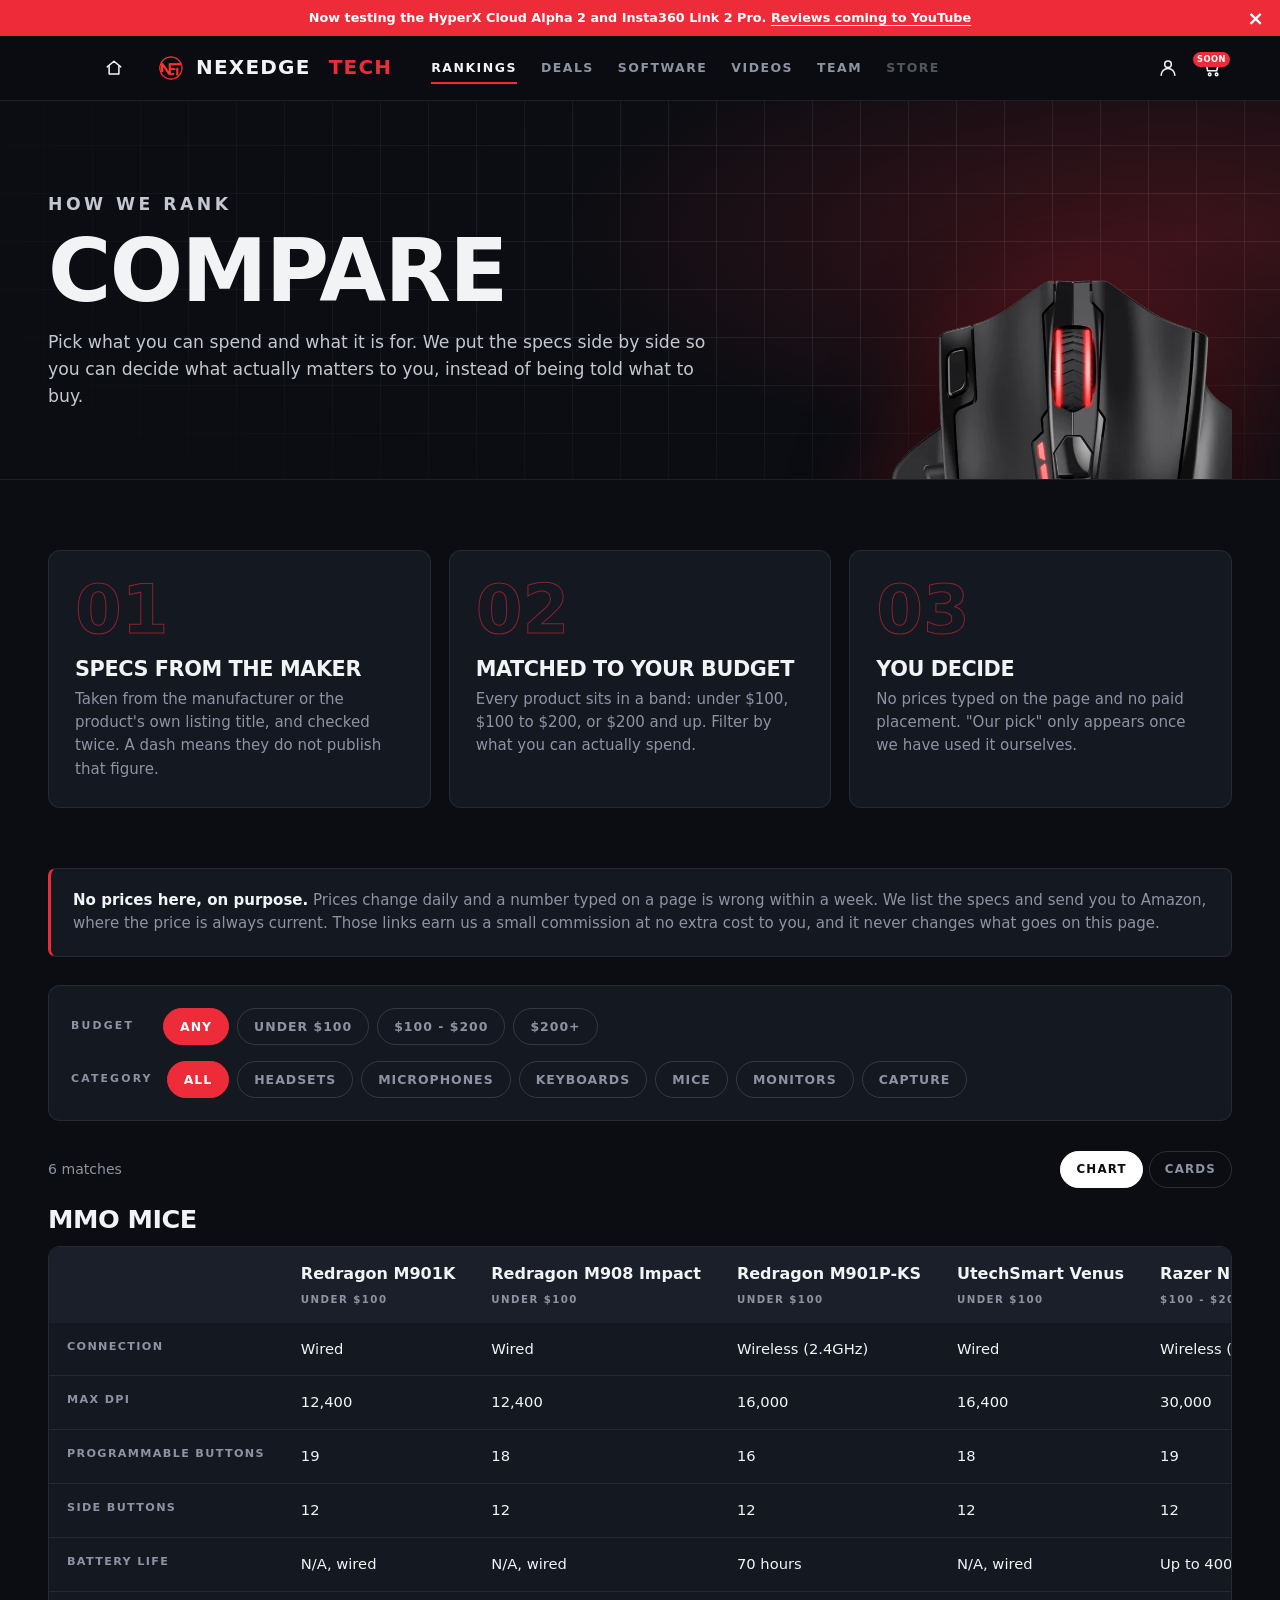
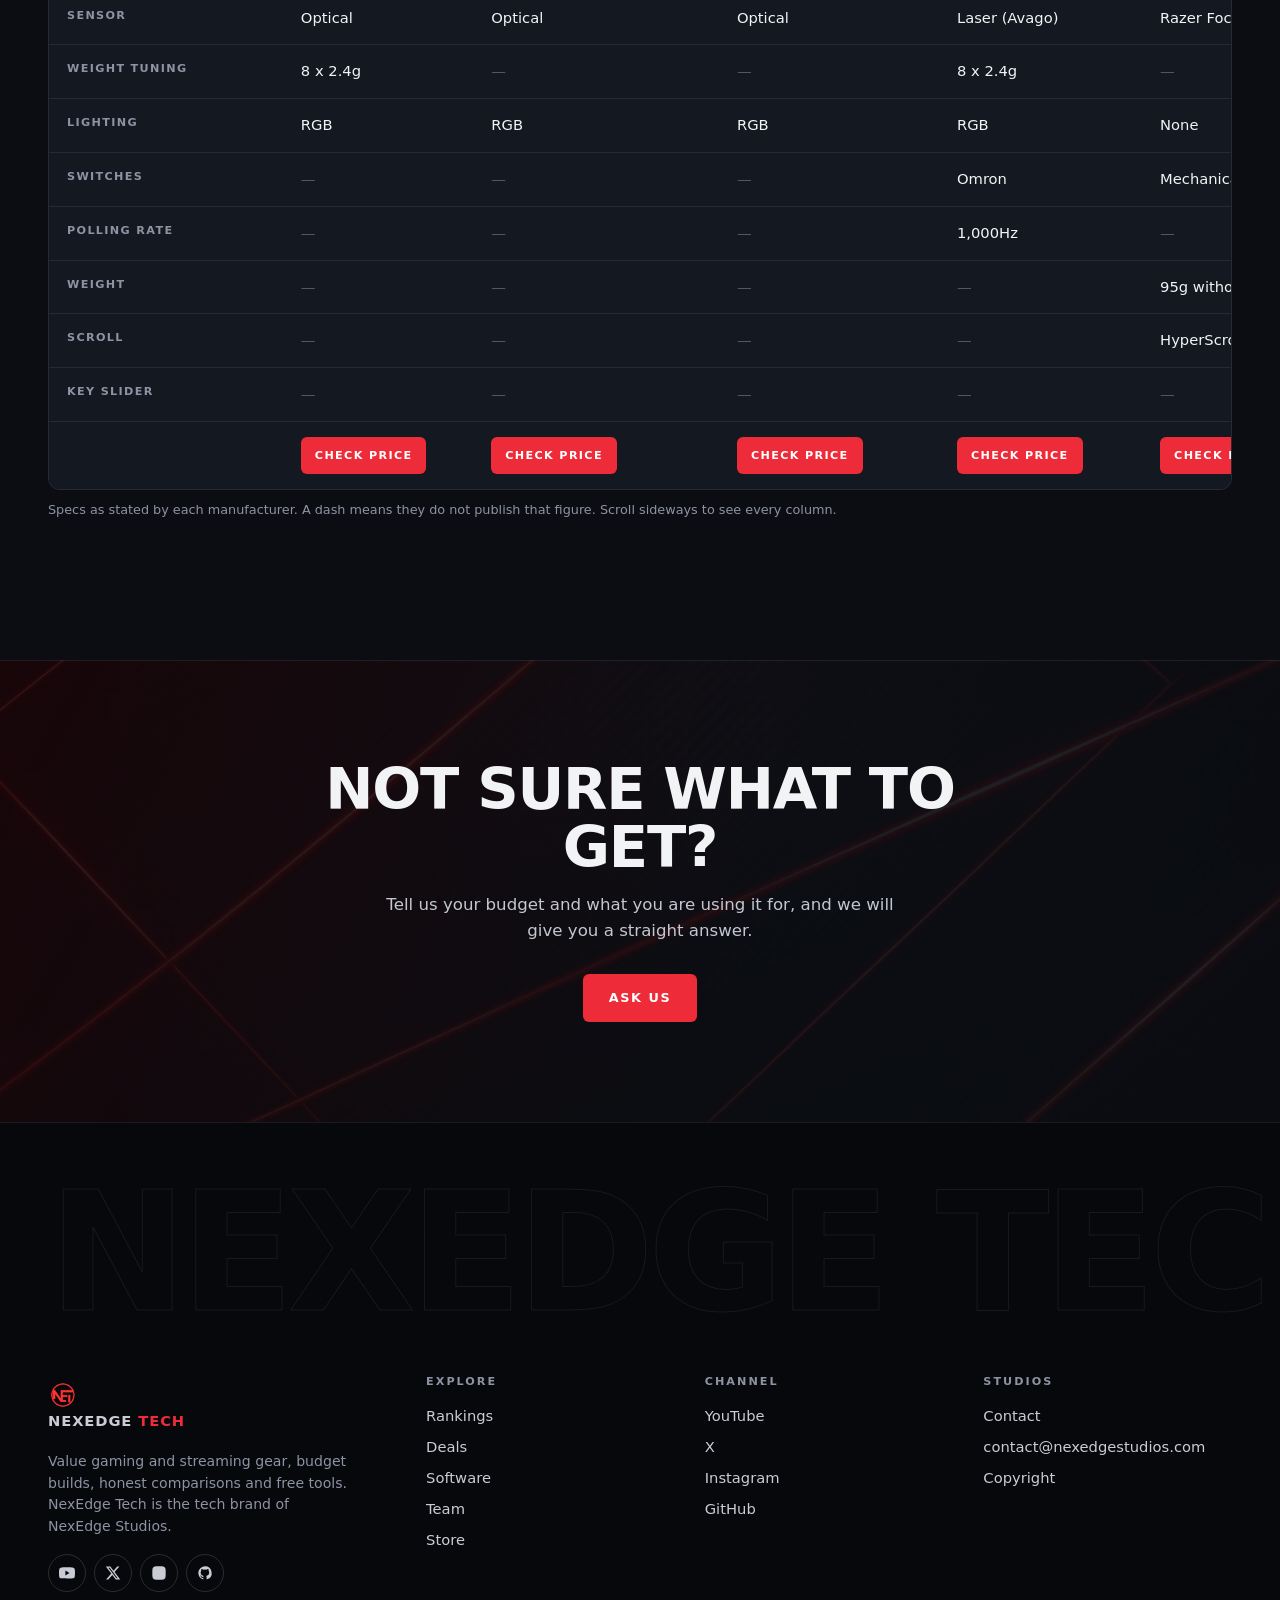
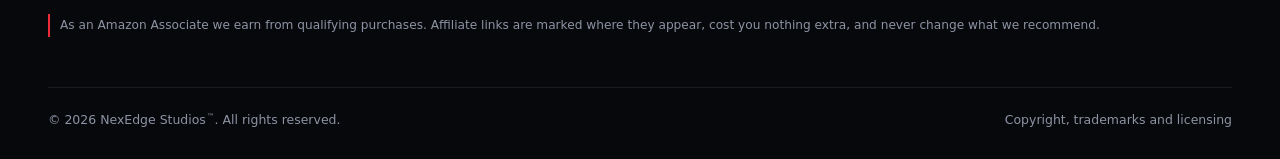
<file: compare/index.html>
<!doctype html>
<html lang="en">
<head>
<meta charset="utf-8">
<meta name="viewport" content="width=device-width, initial-scale=1">
<title>Compare | NexEdge Studios</title>
<meta name="description" content="Compare gaming and streaming gear by specs and budget, with an honest verdict on each.">
<meta name="theme-color" content="#0b0d12">
<link rel="canonical" href="https://nexedgestudios.com/compare/">
<meta property="og:title" content="Compare | NexEdge Studios">
<meta property="og:description" content="Compare gaming and streaming gear by specs and budget, with an honest verdict on each.">
<meta property="og:type" content="website">
<meta property="og:url" content="https://nexedgestudios.com/compare/">
<meta property="og:image" content="https://nexedgestudios.com/assets/brand/icon-512.png">
<meta name="twitter:card" content="summary_large_image">
<link rel="icon" href="/favicon.ico" sizes="any">
<link rel="icon" type="image/png" sizes="32x32" href="/assets/brand/favicon-32.png">
<link rel="icon" type="image/png" sizes="16x16" href="/assets/brand/favicon-16.png">
<link rel="apple-touch-icon" href="/assets/brand/apple-touch-icon.png">
<link rel="stylesheet" href="/assets/site.css">
</head>
<body>

<!-- SHELL:TOP -->
<div class="ann" id="ann">Now testing the HyperX Cloud Alpha 2 and Insta360 Link 2 Pro. <a href="https://www.youtube.com/@NexEdgeTech" target="_blank" rel="noopener">Reviews coming to YouTube</a><button type="button" aria-label="Dismiss" data-ann-close>&times;</button></div>

<div class="scrim"></div>
<div class="menucol" id="menucol">
  <aside class="drawer" id="drawer" aria-label="Menu">
    <button class="x" type="button" data-close aria-label="Close menu">&times;</button>
    <a class="dl" href="/">Home<small>Start here</small></a>
    <button class="dl on" type="button" data-sub="rk">Rankings<small>Specs side by side, by budget</small><i>&#8250;</i></button>
    <a class="dl" href="/deals/">Deals<small>What is actually worth buying</small></a>
    <button class="dl" type="button" data-sub="sw">Software<small>Free tools we built</small><i>&#8250;</i></button>
    <a class="dl" href="https://www.youtube.com/@NexEdgeTech" target="_blank" rel="noopener">Videos<small>Reviews and builds on YouTube</small></a>
    <a class="dl" href="/team/">Team<small>Who we are</small></a>
    <a class="dl" href="/shop/">Store<small>Coming soon</small></a>
    <a class="btn solid" href="https://www.youtube.com/@NexEdgeTech" target="_blank" rel="noopener">Watch On YouTube</a>
    <div class="mini"><a href="mailto:contact@nexedgestudios.com">Contact</a><a href="/copyright/">Copyright</a></div>
  </aside>
  <aside class="dsub" data-panel="rk" aria-label="Rankings">
    <button class="dsub-back" type="button" data-back>&#8249; Menu</button><h3>Rankings</h3>
    <div class="dst-grid">
      <a class="dst" href="/compare/?category=mice"><img src="/assets/img/prod-m913.webp" alt="">Mice</a>
      <span class="dst soon"><img src="/assets/img/prod-cloud-alpha2-head.webp" alt="">Headsets</span>
      <span class="dst soon"><img src="/assets/img/prod-k552.webp" alt="">Keyboards</span>
      <span class="dst soon"><img src="/assets/img/prod-link2pro.webp" alt="">Webcams</span>
      <span class="dst soon"><img src="/assets/img/cat-mon.webp" alt="">Monitors</span>
      <span class="dst soon"><img src="/assets/img/prod-montech-xr.webp" alt="">Cases</span>
    </div>
    <a class="dsr view" href="/compare/">Open The Rankings</a>
    <a class="dsr" href="/compare/#how">How We Rank<small>Specs first, then budget</small></a>
    <a class="dsr" href="/compare/?category=mice">Mice<small>6 compared</small></a>
    <a class="promo" href="/#testing"><span class="tag">Now Testing</span><b>HyperX Cloud Alpha 2</b><small class="dim">Review on the way</small></a>
  </aside>
  <aside class="dsub" data-panel="sw" aria-label="Software">
    <button class="dsub-back" type="button" data-back>&#8249; Menu</button><h3>Software</h3>
    <a class="dsr view" href="/resources/">All Software</a>
    <a class="dsr" href="/resources/">scrcpy Manager<small>Your phone on your PC · v1.0.0</small></a>
    <a class="dsr" href="/resources/">NexDrive<small>In development</small></a>
    <a class="dsr" href="/resources/">NexClean<small>Coming later</small></a>
    <a class="dsr" href="/resources/">My Studio<small>Coming later</small></a>
    <a class="dsr" href="https://github.com/nexedgestudios" target="_blank" rel="noopener">GitHub<small>nexedgestudios</small></a>
  </aside>
</div>

<nav class="nav"><div class="nv">
  <div class="navleft">
    <button class="burger" id="burger" type="button" aria-label="Open menu" aria-expanded="false" aria-controls="drawer"><i></i><i></i><i></i></button>
    <a class="homeb" href="/" aria-label="Home" title="Home"><svg viewBox="0 0 24 24" width="18" height="18" fill="none" stroke="currentColor" stroke-width="2" stroke-linecap="round" stroke-linejoin="round" aria-hidden="true"><path d="M3 10.5 12 3l9 7.5"/><path d="M5.5 9.5V20h13V9.5"/></svg></a>
  </div>
  <a class="word" href="/"><img src="/assets/brand/net-logo.png" alt="" width="30" height="30">NEXEDGE<b>&nbsp;TECH</b></a>
  <div class="tabs"><a href="/compare/" class="on">Rankings</a><a href="/deals/">Deals</a><a href="/resources/">Software</a><a href="https://www.youtube.com/@NexEdgeTech" target="_blank" rel="noopener">Videos</a><a href="/team/">Team</a><a href="/shop/" class="soon">Store</a></div>
  <div class="navicons">
    <button class="navicon" id="acctBtn" type="button" aria-label="Account" title="Account"><svg viewBox="0 0 24 24" width="22" height="22" fill="none" stroke="currentColor" stroke-width="1.7" stroke-linecap="round" stroke-linejoin="round" aria-hidden="true"><circle cx="12" cy="8" r="3.6"/><path d="M4.5 20a7.5 7.5 0 0 1 15 0"/></svg></button>
    <button class="navicon" id="cartBtn" type="button" aria-label="Cart" title="Cart"><svg viewBox="0 0 24 24" width="22" height="22" fill="none" stroke="currentColor" stroke-width="1.7" stroke-linecap="round" stroke-linejoin="round" aria-hidden="true"><path d="M3 4h2.2l2 11h9.9l2-8H6.4"/><circle cx="9.5" cy="19" r="1.4"/><circle cx="17" cy="19" r="1.4"/></svg><span class="badge">SOON</span></button>
  </div>
</div></nav>

<div class="cscrim"></div>
<aside class="cdrawer" aria-label="Cart">
  <div class="cd-top"><h2>Cart</h2><button class="cd-x" type="button" data-close aria-label="Close cart">&times;</button></div>
  <div class="cd-body">
    <h3>The store opens soon</h3>
    <p>Shirts, hoodies and desk mats are on the way. Nothing to buy just yet.</p>
    <div class="cd-thumbs"><img src="/assets/img/merch-tee.webp" alt=""><img src="/assets/img/merch-hood.webp" alt=""><img src="/assets/img/merch-pad.webp" alt=""></div>
    <a class="btn solid" href="/shop/">See The Store</a>
  </div>
</aside>
<div class="ascrim"></div>
<aside class="adrawer" aria-label="Account">
  <div class="cd-top"><h2>Account</h2><button class="cd-x" type="button" data-close aria-label="Close">&times;</button></div>
  <div class="cd-body">
    <h3>Accounts come with the store</h3>
    <p>When the store opens you will be able to sign in to track orders. Nothing else on this site needs an account: the rankings, videos and free software never ask you to sign up.</p>
    <a class="btn" href="/shop/">About The Store</a>
  </div>
</aside>
<!-- /SHELL:TOP -->

<main>
<div class="phero"><div class="grid"></div>
<div class="wrap">
  <header class="phead">
    <p class="kick rv">How we rank</p>
    <h1 class="rv d1">Compare</h1>
    <p class="rv d2">
      Pick what you can spend and what it is for. We put the specs side by side
      so you can decide what actually matters to you, instead of being told
      what to buy.
    </p>
  </header>
</div>
  <div class="pimg" data-depth="-.12" data-mouse="-24"><img src="/assets/img/prod-m913.webp" alt=""></div>
</div>

<div class="wrap page">
  <!-- How we rank. Matches BEHAVIOR.md: the page is specs-only, readers
       choose, and "Our pick" appears only after hands-on use. -->
  <div class="steps" id="how">
    <div class="step rv"><b>01</b><h3>Specs from the maker</h3><p>Taken from the manufacturer or the product's own listing title, and checked twice. A dash means they do not publish that figure.</p></div>
    <div class="step rv d1"><b>02</b><h3>Matched to your budget</h3><p>Every product sits in a band: under $100, $100 to $200, or $200 and up. Filter by what you can actually spend.</p></div>
    <div class="step rv d2"><b>03</b><h3>You decide</h3><p>No prices typed on the page and no paid placement. "Our pick" only appears once we have used it ourselves.</p></div>
  </div>

  <section>
    <div class="disclosure">
      <p>
        <b>No prices here, on purpose.</b> Prices change daily and a number
        typed on a page is wrong within a week. We list the specs and send you
        to Amazon, where the price is always current. Those links earn us a
        small commission at no extra cost to you, and it never changes what
        goes on this page.
      </p>
    </div>

    <div class="filters" id="filters" hidden>
      <div class="frow">
        <span class="flabel">Budget</span>
        <div id="budgetChips" class="frow"></div>
      </div>
      <div class="frow">
        <span class="flabel">Category</span>
        <div id="catChips" class="frow"></div>
      </div>
      <div class="frow" id="typeRow" hidden>
        <span class="flabel">Type</span>
        <div id="typeChips" class="frow"></div>
      </div>
    </div>

    <div class="frow" id="viewRow" hidden style="margin-bottom:18px">
      <p class="count" id="count" style="margin:0"></p>
      <div class="view">
        <button type="button" id="vChart" aria-pressed="true">Chart</button>
        <button type="button" id="vCards" aria-pressed="false">Cards</button>
      </div>
    </div>

    <div id="charts"></div>
    <div class="plist" id="plist" hidden></div>
    <div class="empty" id="empty" hidden></div>
  </section>
</div>

<div class="final">
  <div class="wrap">
    <h2>Not sure what to get?</h2>
    <p>
      Tell us your budget and what you are using it for, and we will give you a
      straight answer.
    </p>
    <div class="cta-row">
      <a class="btn solid" href="mailto:contact@nexedgestudios.com">Ask us</a>
    </div>
  </div>
</div>
</main>

<!-- SHELL:FOOT -->
<footer class="foot">
  <div class="wrap">
    <div class="fbig" data-depth=".12" aria-hidden="true">NEXEDGE TECH</div>
    <div class="fcols">
      <div>
        <a class="word" href="/"><img src="/assets/brand/net-logo.png" alt="" width="30" height="30">NEXEDGE<b>&nbsp;TECH</b></a>
        <p>Value gaming and streaming gear, budget builds, honest comparisons and free tools. NexEdge Tech is the tech brand of NexEdge Studios.</p>
        <div class="soc">
          <a href="https://www.youtube.com/@NexEdgeTech" target="_blank" rel="noopener" aria-label="YouTube"><svg viewBox="0 0 24 24" aria-hidden="true"><path d="M23.498 6.186a3.016 3.016 0 0 0-2.122-2.136C19.505 3.545 12 3.545 12 3.545s-7.505 0-9.377.505A3.017 3.017 0 0 0 .502 6.186C0 8.07 0 12 0 12s0 3.93.502 5.814a3.016 3.016 0 0 0 2.122 2.136c1.871.505 9.376.505 9.376.505s7.505 0 9.377-.505a3.015 3.015 0 0 0 2.122-2.136C24 15.93 24 12 24 12s0-3.93-.502-5.814zM9.545 15.568V8.432L15.818 12l-6.273 3.568z"/></svg></a>
          <a href="https://x.com/nexedgestudios" target="_blank" rel="noopener" aria-label="X"><svg viewBox="0 0 24 24" aria-hidden="true"><path d="M18.244 2.25h3.308l-7.227 8.26 8.502 11.24H16.17l-5.214-6.817L4.99 21.75H1.68l7.73-8.835L1.254 2.25H8.08l4.713 6.231zm-1.161 17.52h1.833L7.084 4.126H5.117z"/></svg></a>
          <a href="https://www.instagram.com/nexedgetech" target="_blank" rel="noopener" aria-label="Instagram"><svg viewBox="0 0 24 24" aria-hidden="true" fill="none" stroke="currentColor" stroke-width="2"><rect x="3" y="3" width="18" height="18" rx="5"/><circle cx="12" cy="12" r="4"/><circle cx="17.5" cy="6.5" r="1" fill="currentColor"/></svg></a>
          <a href="https://github.com/nexedgestudios" target="_blank" rel="noopener" aria-label="GitHub"><svg viewBox="0 0 24 24" aria-hidden="true"><path d="M12 2a10 10 0 0 0-3.2 19.5c.5.1.7-.2.7-.5v-1.7c-2.8.6-3.4-1.3-3.4-1.3-.5-1.2-1.1-1.5-1.1-1.5-.9-.6.1-.6.1-.6 1 .1 1.5 1 1.5 1 .9 1.5 2.4 1.1 2.9.8.1-.7.4-1.1.6-1.3-2.2-.3-4.6-1.1-4.6-5a3.9 3.9 0 0 1 1-2.7 3.6 3.6 0 0 1 .1-2.7s.8-.3 2.8 1a9.6 9.6 0 0 1 5 0c2-1.3 2.8-1 2.8-1a3.6 3.6 0 0 1 .1 2.7 3.9 3.9 0 0 1 1 2.7c0 3.9-2.4 4.7-4.6 5 .4.3.7.9.7 1.9V21c0 .3.2.6.7.5A10 10 0 0 0 12 2z"/></svg></a>
        </div>
      </div>
      <div><h4>Explore</h4><a href="/compare/">Rankings</a><a href="/deals/">Deals</a><a href="/resources/">Software</a><a href="/team/">Team</a><a href="/shop/">Store</a></div>
      <div><h4>Channel</h4><a href="https://www.youtube.com/@NexEdgeTech" target="_blank" rel="noopener">YouTube</a><a href="https://x.com/nexedgestudios" target="_blank" rel="noopener">X</a><a href="https://www.instagram.com/nexedgetech" target="_blank" rel="noopener">Instagram</a><a href="https://github.com/nexedgestudios" target="_blank" rel="noopener">GitHub</a></div>
      <div><h4>Studios</h4><a href="mailto:contact@nexedgestudios.com">Contact</a><a href="mailto:contact@nexedgestudios.com">contact@nexedgestudios.com</a><a href="/copyright/">Copyright</a></div>
    </div>
    <p class="disclose">As an Amazon Associate we earn from qualifying purchases. Affiliate links are marked where they appear, cost you nothing extra, and never change what we recommend.</p>
    <div class="legal"><span>&copy; <span class="yr">2026</span> NexEdge Studios<span class="tm">&trade;</span>. All rights reserved.</span><a href="/copyright/">Copyright, trademarks and licensing</a></div>
  </div>
</footer>
<!-- /SHELL:FOOT -->


<script src="/assets/site.js"></script>
<script>
/* ---------------------------------------------------------------
   Comparison tool. Everything comes from compare.json - to add a
   product you edit that file only, never this page.
   Deliberately shows NO prices: Amazon requires displayed prices to
   be refreshed within 24h, and a typed number is stale in days.
   --------------------------------------------------------------- */
(function(){
  'use strict';
  var listEl   = document.getElementById('plist');
  var chartsEl = document.getElementById('charts');
  var emptyEl  = document.getElementById('empty');
  var countEl  = document.getElementById('count');
  var filters  = document.getElementById('filters');
  var viewRow  = document.getElementById('viewRow');
  var vChart   = document.getElementById('vChart');
  var vCards   = document.getElementById('vCards');
  var typeRow   = document.getElementById('typeRow');
  var typeChips = document.getElementById('typeChips');
  var data = null;
  var sel = { budget:'all', category:'all', type:'all' };
  /* Deep links from the home page and the menu: /compare/?category=mice */
  var qs = new URLSearchParams(location.search);
  var wantCat = qs.get('category');
  var view = 'chart';

  function setView(v){
    view = v;
    vChart.setAttribute('aria-pressed', String(v === 'chart'));
    vCards.setAttribute('aria-pressed', String(v === 'cards'));
    render();
  }
  vChart.addEventListener('click', function(){ setView('chart'); });
  vCards.addEventListener('click', function(){ setView('cards'); });

  function say(html){ emptyEl.hidden = false; emptyEl.innerHTML = html; }

  fetch('compare.json', {cache:'no-cache'})
    .then(function(r){ if(!r.ok) throw new Error(r.status); return r.json(); })
    .then(function(json){
      data = json;
      if(!data.products || !data.products.length){
        say('<b>No comparisons published yet.</b> We would rather show you ' +
            'nothing than pad this out with gear we have not actually used. ' +
            'The first ones are being written up now.');
        return;
      }
      if(wantCat && (data.categories || []).some(function(c){ return c.id === wantCat; })) sel.category = wantCat;
      buildChips();
      filters.hidden = false;
      render();
    })
    .catch(function(){
      say('<b>Could not load the comparisons.</b> Try refreshing. If it keeps ' +
          'happening, email contact@nexedgestudios.com and we will fix it.');
    });

  var WRAP_FOR = { budget:'budgetChips', category:'catChips', type:'typeChips' };

  function chip(label, group, value){
    var b = document.createElement('button');
    b.className = 'chip';
    b.type = 'button';
    b.textContent = label;
    b.setAttribute('aria-pressed', String(sel[group] === value));
    b.addEventListener('click', function(){
      sel[group] = value;
      /* changing category invalidates whatever type was picked */
      if(group === 'category'){ sel.type = 'all'; buildTypeChips(); }
      [].slice.call(document.querySelectorAll('#' + WRAP_FOR[group] + ' .chip'))
        .forEach(function(c){ c.setAttribute('aria-pressed','false'); });
      b.setAttribute('aria-pressed','true');
      render();
    });
    return b;
  }

  /* The Type row only exists once a category is chosen, and only lists the
     types that belong to that category. */
  function buildTypeChips(){
    typeChips.innerHTML = '';
    if(sel.category === 'all'){ typeRow.hidden = true; return; }
    var types = (data.types || []).filter(function(t){ return t.category === sel.category; });
    if(!types.length){ typeRow.hidden = true; return; }
    typeRow.hidden = false;
    typeChips.appendChild(chip('All', 'type', 'all'));
    types.forEach(function(t){ typeChips.appendChild(chip(t.label, 'type', t.id)); });
  }

  function buildChips(){
    var bWrap = document.getElementById('budgetChips');
    var cWrap = document.getElementById('catChips');
    bWrap.appendChild(chip('Any', 'budget', 'all'));
    (data.budgets || []).forEach(function(b){ bWrap.appendChild(chip(b.label, 'budget', b.id)); });
    cWrap.appendChild(chip('All', 'category', 'all'));
    (data.categories || []).forEach(function(c){ cWrap.appendChild(chip(c.label, 'category', c.id)); });
    buildTypeChips();
  }

  function labelFor(list, id){
    var hit = (list || []).filter(function(x){ return x.id === id; })[0];
    return hit ? hit.label : id;
  }

  /* Build one side-by-side chart per group. Spec rows are the UNION of every
     key across the products in that group, in first-seen order, so a spec one
     product has and another lacks still gets a row with a dash. */
  function typeLabel(id){
    var hit = (data.types || []).filter(function(t){ return t.id === id; })[0];
    return hit ? hit.label : 'Comparison';
  }

  function buildCharts(items){
    var groups = [];
    items.forEach(function(p){
      var g = p.type || 'other';
      if(groups.indexOf(g) === -1) groups.push(g);
    });

    groups.forEach(function(g){
      var inGroup = items.filter(function(p){ return (p.type || 'other') === g; });

      var keys = [];
      inGroup.forEach(function(p){
        Object.keys(p.specs || {}).forEach(function(k){
          if(keys.indexOf(k) === -1) keys.push(k);
        });
      });

      var wrap = document.createElement('div');
      wrap.className = 'chartwrap';
      var h = document.createElement('h3');
      h.textContent = typeLabel(g);
      wrap.appendChild(h);

      var scroll = document.createElement('div');
      scroll.className = 'chartscroll';
      var t = document.createElement('table');
      t.className = 'chart';

      /* header: product names + budget band */
      var thead = document.createElement('thead');
      var hr = document.createElement('tr');
      hr.appendChild(document.createElement('th'));
      inGroup.forEach(function(p){
        var th = document.createElement('th');
        if(p.pick) th.className = 'pickcol';
        th.appendChild(document.createTextNode(p.name));
        var b = document.createElement('span');
        b.className = 'colband';
        b.textContent = p.pick ? 'Our pick' : labelFor(data.budgets, p.budget);
        th.appendChild(b);
        hr.appendChild(th);
      });
      thead.appendChild(hr);
      t.appendChild(thead);

      /* one row per spec */
      var tb = document.createElement('tbody');
      keys.forEach(function(k){
        var tr = document.createElement('tr');
        var th = document.createElement('th');
        th.textContent = k;
        tr.appendChild(th);
        inGroup.forEach(function(p){
          var td = document.createElement('td');
          var v = (p.specs || {})[k];
          if(v === undefined || v === null || v === ''){
            td.textContent = '—';
            td.className = 'blank';
            td.title = 'Not stated by the manufacturer';
          } else {
            td.textContent = v;
          }
          tr.appendChild(td);
        });
        tb.appendChild(tr);
      });

      /* buy row, only when a real tag exists */
      if(data.affiliateTag){
        var br = document.createElement('tr');
        br.appendChild(document.createElement('th'));
        inGroup.forEach(function(p){
          var td = document.createElement('td');
          td.className = 'buy';
          if(p.asin){
            var a = document.createElement('a');
            a.className = 'btn solid';
            a.href = 'https://www.amazon.com/dp/' + encodeURIComponent(p.asin) +
                     '?tag=' + encodeURIComponent(data.affiliateTag);
            a.rel = 'sponsored nofollow noopener';
            a.target = '_blank';
            a.textContent = 'Check price';
            td.appendChild(a);
          }
          br.appendChild(td);
        });
        tb.appendChild(br);
      }

      t.appendChild(tb);
      scroll.appendChild(t);
      wrap.appendChild(scroll);

      var hint = document.createElement('p');
      hint.className = 'charthint';
      hint.textContent = 'Specs as stated by each manufacturer. A dash means they do not publish that figure. Scroll sideways to see every column.';
      wrap.appendChild(hint);

      chartsEl.appendChild(wrap);
    });
  }

  function render(){
    var items = data.products.filter(function(p){
      return (sel.budget === 'all'   || p.budget   === sel.budget) &&
             (sel.category === 'all' || p.category === sel.category) &&
             (sel.type === 'all'     || p.type     === sel.type);
    });

    listEl.innerHTML = '';
    chartsEl.innerHTML = '';
    emptyEl.hidden = true;
    viewRow.hidden = false;
    countEl.textContent = items.length + (items.length === 1 ? ' match' : ' matches');

    if(!items.length){
      viewRow.hidden = true;
      listEl.hidden = true;
      say('<b>Nothing in that combination yet.</b> Try a wider budget, or ' +
          'email us and we will look into it for you.');
      return;
    }

    if(view === 'chart'){
      listEl.hidden = true;
      buildCharts(items);
      return;
    }
    listEl.hidden = false;

    items.forEach(function(p){
      var card = document.createElement('article');
      card.className = 'prod' + (p.pick ? ' pick' : '');

      var top = document.createElement('div');
      top.className = 'prod-top';
      var h = document.createElement('div');
      var h3 = document.createElement('h3');
      h3.textContent = p.name;
      h.appendChild(h3);
      var band = document.createElement('span');
      band.className = 'band';
      band.textContent = p.pick ? 'Our pick' : labelFor(data.budgets, p.budget);
      top.appendChild(h); top.appendChild(band);
      card.appendChild(top);

      if(p.verdict){
        var v = document.createElement('p');
        v.className = 'verdict';
        v.textContent = p.verdict;
        card.appendChild(v);
      }

      if(p.specs){
        var t = document.createElement('table');
        t.className = 'specs';
        Object.keys(p.specs).forEach(function(k){
          var tr = document.createElement('tr');
          var th = document.createElement('th'); th.textContent = k;
          var td = document.createElement('td'); td.textContent = p.specs[k];
          tr.appendChild(th); tr.appendChild(td); t.appendChild(tr);
        });
        card.appendChild(t);
      }

      /* Buy button only renders when a real Associates tag is set, so we
         never ship links that earn nothing or point nowhere. */
      if(data.affiliateTag && p.asin){
        var a = document.createElement('a');
        a.className = 'btn solid';
        a.href = 'https://www.amazon.com/dp/' + encodeURIComponent(p.asin) +
                 '?tag=' + encodeURIComponent(data.affiliateTag);
        a.rel = 'sponsored nofollow noopener';
        a.target = '_blank';
        a.textContent = 'Check price at Amazon';
        card.appendChild(a);
        var np = document.createElement('p');
        np.className = 'noprice';
        np.textContent = 'Price shown by Amazon, always current.';
        card.appendChild(np);
      }

      listEl.appendChild(card);
    });
  }
})();
</script>
</body>
</html>
</file>
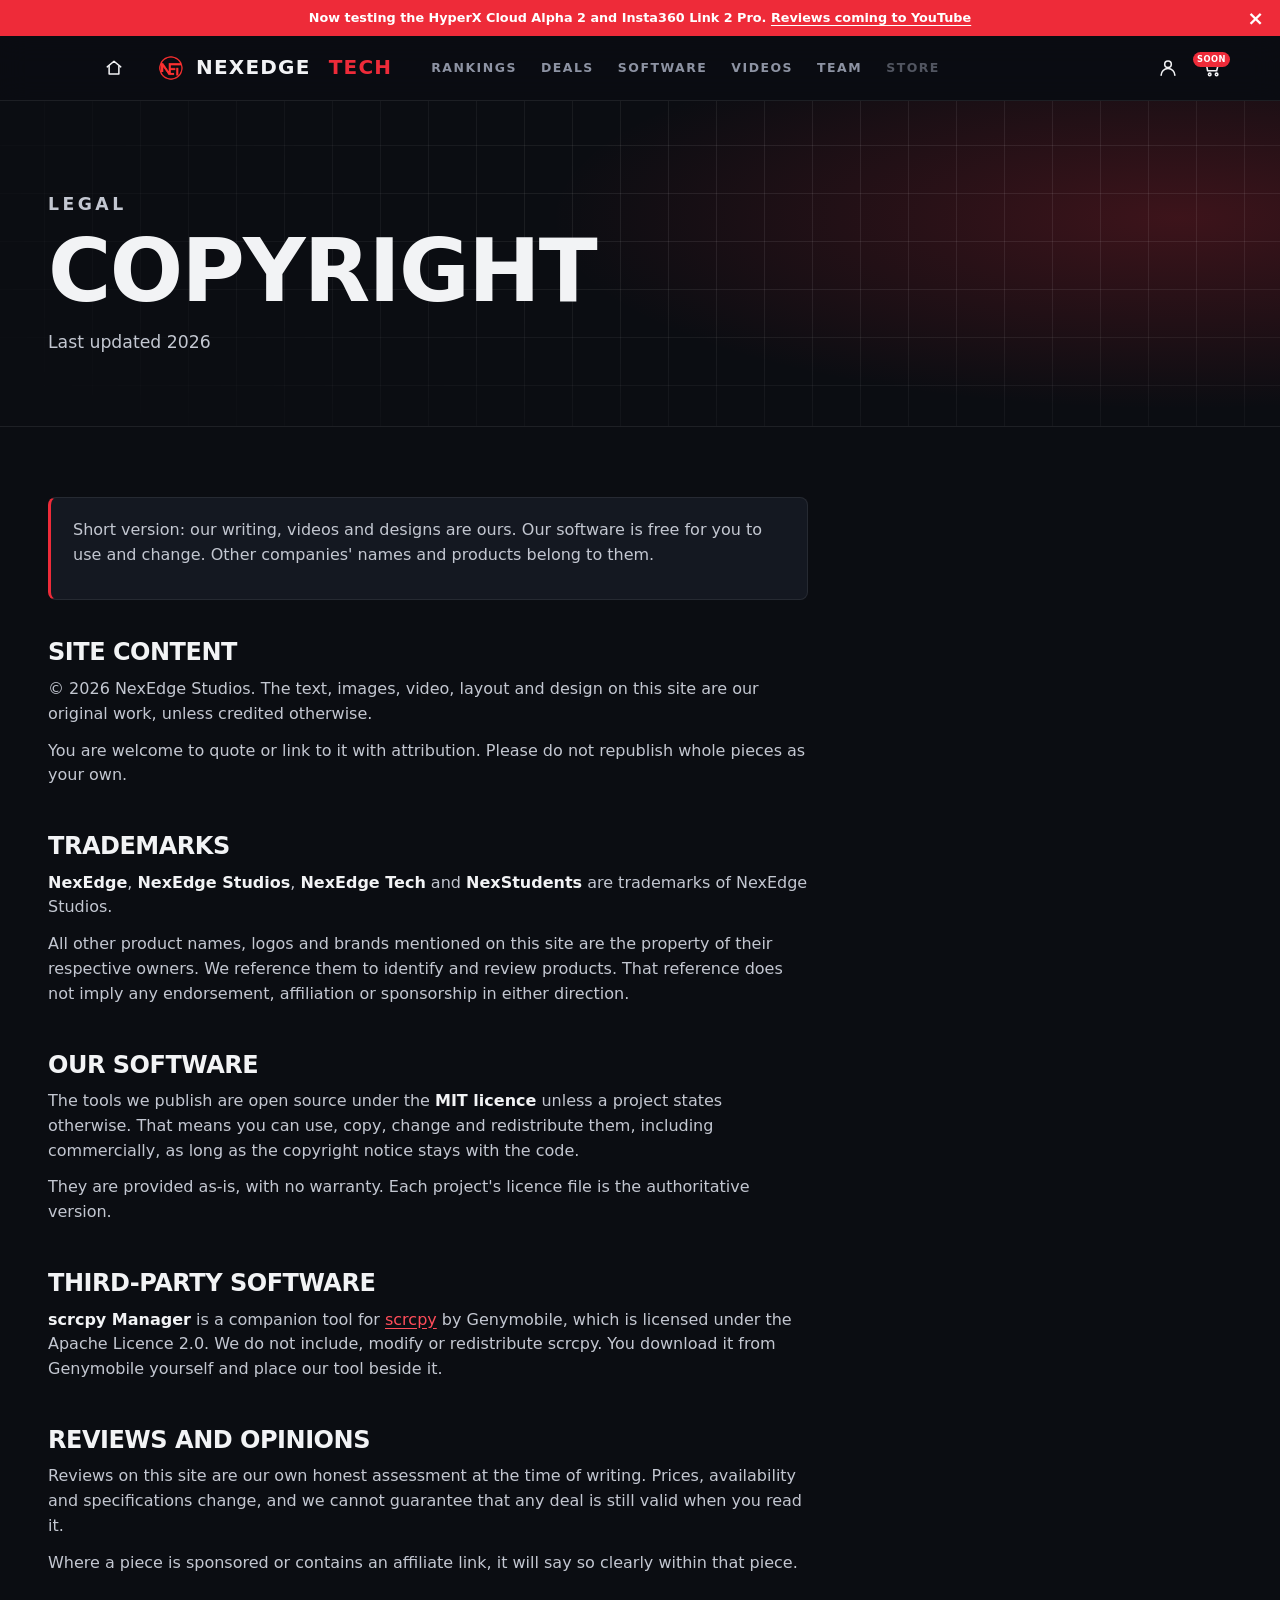
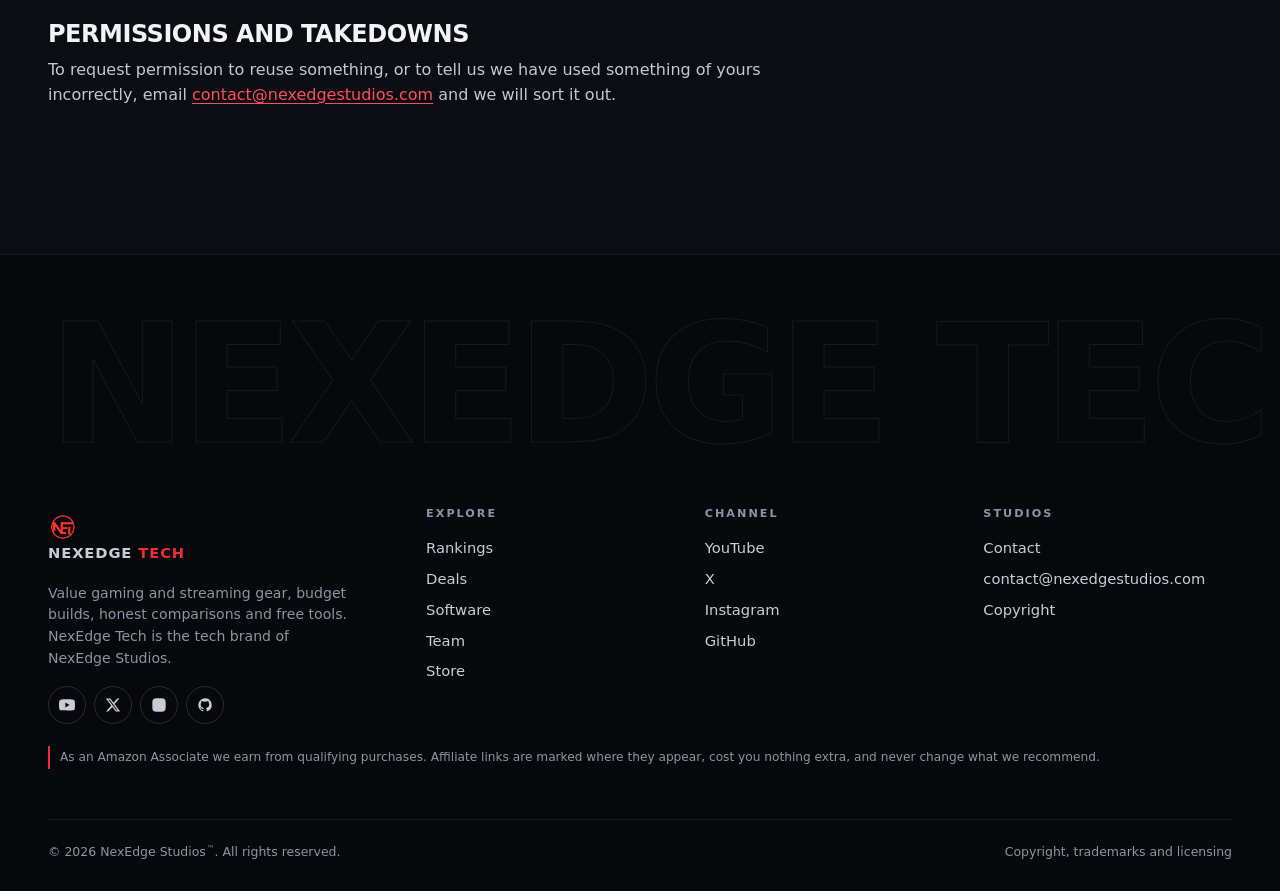
<file: copyright/index.html>
<!doctype html>
<html lang="en">
<head>
<meta charset="utf-8">
<meta name="viewport" content="width=device-width, initial-scale=1">
<title>Copyright | NexEdge Studios</title>
<meta name="description" content="Copyright, trademark and licensing information for NexEdge Studios.">
<meta name="theme-color" content="#0b0d12">
<link rel="canonical" href="https://nexedgestudios.com/copyright/">
<meta property="og:title" content="Copyright | NexEdge Studios">
<meta property="og:description" content="Copyright, trademark and licensing information for NexEdge Studios.">
<meta property="og:type" content="website">
<meta property="og:url" content="https://nexedgestudios.com/copyright/">
<meta property="og:image" content="https://nexedgestudios.com/assets/brand/icon-512.png">
<meta name="twitter:card" content="summary_large_image">
<meta name="robots" content="index,follow">
<link rel="icon" href="/favicon.ico" sizes="any">
<link rel="icon" type="image/png" sizes="32x32" href="/assets/brand/favicon-32.png">
<link rel="icon" type="image/png" sizes="16x16" href="/assets/brand/favicon-16.png">
<link rel="apple-touch-icon" href="/assets/brand/apple-touch-icon.png">
<link rel="stylesheet" href="/assets/site.css">
</head>
<body>

<!-- SHELL:TOP -->
<div class="ann" id="ann">Now testing the HyperX Cloud Alpha 2 and Insta360 Link 2 Pro. <a href="https://www.youtube.com/@NexEdgeTech" target="_blank" rel="noopener">Reviews coming to YouTube</a><button type="button" aria-label="Dismiss" data-ann-close>&times;</button></div>

<div class="scrim"></div>
<div class="menucol" id="menucol">
  <aside class="drawer" id="drawer" aria-label="Menu">
    <button class="x" type="button" data-close aria-label="Close menu">&times;</button>
    <a class="dl" href="/">Home<small>Start here</small></a>
    <button class="dl" type="button" data-sub="rk">Rankings<small>Specs side by side, by budget</small><i>&#8250;</i></button>
    <a class="dl" href="/deals/">Deals<small>What is actually worth buying</small></a>
    <button class="dl" type="button" data-sub="sw">Software<small>Free tools we built</small><i>&#8250;</i></button>
    <a class="dl" href="https://www.youtube.com/@NexEdgeTech" target="_blank" rel="noopener">Videos<small>Reviews and builds on YouTube</small></a>
    <a class="dl" href="/team/">Team<small>Who we are</small></a>
    <a class="dl" href="/shop/">Store<small>Coming soon</small></a>
    <a class="btn solid" href="https://www.youtube.com/@NexEdgeTech" target="_blank" rel="noopener">Watch On YouTube</a>
    <div class="mini"><a href="mailto:contact@nexedgestudios.com">Contact</a><a href="/copyright/">Copyright</a></div>
  </aside>
  <aside class="dsub" data-panel="rk" aria-label="Rankings">
    <button class="dsub-back" type="button" data-back>&#8249; Menu</button><h3>Rankings</h3>
    <div class="dst-grid">
      <a class="dst" href="/compare/?category=mice"><img src="/assets/img/prod-m913.webp" alt="">Mice</a>
      <span class="dst soon"><img src="/assets/img/prod-cloud-alpha2-head.webp" alt="">Headsets</span>
      <span class="dst soon"><img src="/assets/img/prod-k552.webp" alt="">Keyboards</span>
      <span class="dst soon"><img src="/assets/img/prod-link2pro.webp" alt="">Webcams</span>
      <span class="dst soon"><img src="/assets/img/cat-mon.webp" alt="">Monitors</span>
      <span class="dst soon"><img src="/assets/img/prod-montech-xr.webp" alt="">Cases</span>
    </div>
    <a class="dsr view" href="/compare/">Open The Rankings</a>
    <a class="dsr" href="/compare/#how">How We Rank<small>Specs first, then budget</small></a>
    <a class="dsr" href="/compare/?category=mice">Mice<small>6 compared</small></a>
    <a class="promo" href="/#testing"><span class="tag">Now Testing</span><b>HyperX Cloud Alpha 2</b><small class="dim">Review on the way</small></a>
  </aside>
  <aside class="dsub" data-panel="sw" aria-label="Software">
    <button class="dsub-back" type="button" data-back>&#8249; Menu</button><h3>Software</h3>
    <a class="dsr view" href="/resources/">All Software</a>
    <a class="dsr" href="/resources/">scrcpy Manager<small>Your phone on your PC · v1.0.0</small></a>
    <a class="dsr" href="/resources/">NexDrive<small>In development</small></a>
    <a class="dsr" href="/resources/">NexClean<small>Coming later</small></a>
    <a class="dsr" href="/resources/">My Studio<small>Coming later</small></a>
    <a class="dsr" href="https://github.com/nexedgestudios" target="_blank" rel="noopener">GitHub<small>nexedgestudios</small></a>
  </aside>
</div>

<nav class="nav"><div class="nv">
  <div class="navleft">
    <button class="burger" id="burger" type="button" aria-label="Open menu" aria-expanded="false" aria-controls="drawer"><i></i><i></i><i></i></button>
    <a class="homeb" href="/" aria-label="Home" title="Home"><svg viewBox="0 0 24 24" width="18" height="18" fill="none" stroke="currentColor" stroke-width="2" stroke-linecap="round" stroke-linejoin="round" aria-hidden="true"><path d="M3 10.5 12 3l9 7.5"/><path d="M5.5 9.5V20h13V9.5"/></svg></a>
  </div>
  <a class="word" href="/"><img src="/assets/brand/net-logo.png" alt="" width="30" height="30">NEXEDGE<b>&nbsp;TECH</b></a>
  <div class="tabs"><a href="/compare/">Rankings</a><a href="/deals/">Deals</a><a href="/resources/">Software</a><a href="https://www.youtube.com/@NexEdgeTech" target="_blank" rel="noopener">Videos</a><a href="/team/">Team</a><a href="/shop/" class="soon">Store</a></div>
  <div class="navicons">
    <button class="navicon" id="acctBtn" type="button" aria-label="Account" title="Account"><svg viewBox="0 0 24 24" width="22" height="22" fill="none" stroke="currentColor" stroke-width="1.7" stroke-linecap="round" stroke-linejoin="round" aria-hidden="true"><circle cx="12" cy="8" r="3.6"/><path d="M4.5 20a7.5 7.5 0 0 1 15 0"/></svg></button>
    <button class="navicon" id="cartBtn" type="button" aria-label="Cart" title="Cart"><svg viewBox="0 0 24 24" width="22" height="22" fill="none" stroke="currentColor" stroke-width="1.7" stroke-linecap="round" stroke-linejoin="round" aria-hidden="true"><path d="M3 4h2.2l2 11h9.9l2-8H6.4"/><circle cx="9.5" cy="19" r="1.4"/><circle cx="17" cy="19" r="1.4"/></svg><span class="badge">SOON</span></button>
  </div>
</div></nav>

<div class="cscrim"></div>
<aside class="cdrawer" aria-label="Cart">
  <div class="cd-top"><h2>Cart</h2><button class="cd-x" type="button" data-close aria-label="Close cart">&times;</button></div>
  <div class="cd-body">
    <h3>The store opens soon</h3>
    <p>Shirts, hoodies and desk mats are on the way. Nothing to buy just yet.</p>
    <div class="cd-thumbs"><img src="/assets/img/merch-tee.webp" alt=""><img src="/assets/img/merch-hood.webp" alt=""><img src="/assets/img/merch-pad.webp" alt=""></div>
    <a class="btn solid" href="/shop/">See The Store</a>
  </div>
</aside>
<div class="ascrim"></div>
<aside class="adrawer" aria-label="Account">
  <div class="cd-top"><h2>Account</h2><button class="cd-x" type="button" data-close aria-label="Close">&times;</button></div>
  <div class="cd-body">
    <h3>Accounts come with the store</h3>
    <p>When the store opens you will be able to sign in to track orders. Nothing else on this site needs an account: the rankings, videos and free software never ask you to sign up.</p>
    <a class="btn" href="/shop/">About The Store</a>
  </div>
</aside>
<!-- /SHELL:TOP -->

<main>
<div class="phero"><div class="grid"></div>
<div class="wrap">
  <header class="phead">
    <p class="kick rv">Legal</p>
    <h1 class="rv d1">Copyright</h1>
    <p class="updated rv d2">Last updated <span class="yr">2026</span></p>
  </header>
</div>
</div>

<div class="wrap page"><div class="doc">

    <div class="plain">
      <p>
        Short version: our writing, videos and designs are ours. Our software is
        free for you to use and change. Other companies' names and products
        belong to them.
      </p>
    </div>

    <section>
      <h2>Site content</h2>
      <p>
        &copy; <span class="yr">2026</span> NexEdge Studios. The text, images,
        video, layout and design on this site are our original work, unless
        credited otherwise.
      </p>
      <p>
        You are welcome to quote or link to it with attribution. Please do not
        republish whole pieces as your own.
      </p>
    </section>

    <section>
      <h2>Trademarks</h2>
      <p>
        <strong>NexEdge</strong>, <strong>NexEdge Studios</strong>,
        <strong>NexEdge Tech</strong> and <strong>NexStudents</strong> are
        trademarks of NexEdge Studios.
      </p>
      <p>
        All other product names, logos and brands mentioned on this site are the
        property of their respective owners. We reference them to identify and
        review products. That reference does not imply any endorsement,
        affiliation or sponsorship in either direction.
      </p>
    </section>

    <section>
      <h2>Our software</h2>
      <p>
        The tools we publish are open source under the <strong>MIT
        licence</strong> unless a project states otherwise. That means you can
        use, copy, change and redistribute them, including commercially, as long
        as the copyright notice stays with the code.
      </p>
      <p>
        They are provided as-is, with no warranty. Each project's licence file
        is the authoritative version.
      </p>
    </section>

    <section>
      <h2>Third-party software</h2>
      <p>
        <strong>scrcpy Manager</strong> is a companion tool for
        <a href="https://github.com/Genymobile/scrcpy">scrcpy</a> by Genymobile,
        which is licensed under the Apache Licence 2.0. We do not include,
        modify or redistribute scrcpy. You download it from Genymobile yourself
        and place our tool beside it.
      </p>
    </section>

    <section>
      <h2>Reviews and opinions</h2>
      <p>
        Reviews on this site are our own honest assessment at the time of
        writing. Prices, availability and specifications change, and we cannot
        guarantee that any deal is still valid when you read it.
      </p>
      <p>
        Where a piece is sponsored or contains an affiliate link, it will say so
        clearly within that piece.
      </p>
    </section>

    <section>
      <h2>Permissions and takedowns</h2>
      <p>
        To request permission to reuse something, or to tell us we have used
        something of yours incorrectly, email
        <a href="mailto:contact@nexedgestudios.com">contact@nexedgestudios.com</a>
        and we will sort it out.
      </p>
    </section>
</div></div>
</main>

<!-- SHELL:FOOT -->
<footer class="foot">
  <div class="wrap">
    <div class="fbig" data-depth=".12" aria-hidden="true">NEXEDGE TECH</div>
    <div class="fcols">
      <div>
        <a class="word" href="/"><img src="/assets/brand/net-logo.png" alt="" width="30" height="30">NEXEDGE<b>&nbsp;TECH</b></a>
        <p>Value gaming and streaming gear, budget builds, honest comparisons and free tools. NexEdge Tech is the tech brand of NexEdge Studios.</p>
        <div class="soc">
          <a href="https://www.youtube.com/@NexEdgeTech" target="_blank" rel="noopener" aria-label="YouTube"><svg viewBox="0 0 24 24" aria-hidden="true"><path d="M23.498 6.186a3.016 3.016 0 0 0-2.122-2.136C19.505 3.545 12 3.545 12 3.545s-7.505 0-9.377.505A3.017 3.017 0 0 0 .502 6.186C0 8.07 0 12 0 12s0 3.93.502 5.814a3.016 3.016 0 0 0 2.122 2.136c1.871.505 9.376.505 9.376.505s7.505 0 9.377-.505a3.015 3.015 0 0 0 2.122-2.136C24 15.93 24 12 24 12s0-3.93-.502-5.814zM9.545 15.568V8.432L15.818 12l-6.273 3.568z"/></svg></a>
          <a href="https://x.com/nexedgestudios" target="_blank" rel="noopener" aria-label="X"><svg viewBox="0 0 24 24" aria-hidden="true"><path d="M18.244 2.25h3.308l-7.227 8.26 8.502 11.24H16.17l-5.214-6.817L4.99 21.75H1.68l7.73-8.835L1.254 2.25H8.08l4.713 6.231zm-1.161 17.52h1.833L7.084 4.126H5.117z"/></svg></a>
          <a href="https://www.instagram.com/nexedgetech" target="_blank" rel="noopener" aria-label="Instagram"><svg viewBox="0 0 24 24" aria-hidden="true" fill="none" stroke="currentColor" stroke-width="2"><rect x="3" y="3" width="18" height="18" rx="5"/><circle cx="12" cy="12" r="4"/><circle cx="17.5" cy="6.5" r="1" fill="currentColor"/></svg></a>
          <a href="https://github.com/nexedgestudios" target="_blank" rel="noopener" aria-label="GitHub"><svg viewBox="0 0 24 24" aria-hidden="true"><path d="M12 2a10 10 0 0 0-3.2 19.5c.5.1.7-.2.7-.5v-1.7c-2.8.6-3.4-1.3-3.4-1.3-.5-1.2-1.1-1.5-1.1-1.5-.9-.6.1-.6.1-.6 1 .1 1.5 1 1.5 1 .9 1.5 2.4 1.1 2.9.8.1-.7.4-1.1.6-1.3-2.2-.3-4.6-1.1-4.6-5a3.9 3.9 0 0 1 1-2.7 3.6 3.6 0 0 1 .1-2.7s.8-.3 2.8 1a9.6 9.6 0 0 1 5 0c2-1.3 2.8-1 2.8-1a3.6 3.6 0 0 1 .1 2.7 3.9 3.9 0 0 1 1 2.7c0 3.9-2.4 4.7-4.6 5 .4.3.7.9.7 1.9V21c0 .3.2.6.7.5A10 10 0 0 0 12 2z"/></svg></a>
        </div>
      </div>
      <div><h4>Explore</h4><a href="/compare/">Rankings</a><a href="/deals/">Deals</a><a href="/resources/">Software</a><a href="/team/">Team</a><a href="/shop/">Store</a></div>
      <div><h4>Channel</h4><a href="https://www.youtube.com/@NexEdgeTech" target="_blank" rel="noopener">YouTube</a><a href="https://x.com/nexedgestudios" target="_blank" rel="noopener">X</a><a href="https://www.instagram.com/nexedgetech" target="_blank" rel="noopener">Instagram</a><a href="https://github.com/nexedgestudios" target="_blank" rel="noopener">GitHub</a></div>
      <div><h4>Studios</h4><a href="mailto:contact@nexedgestudios.com">Contact</a><a href="mailto:contact@nexedgestudios.com">contact@nexedgestudios.com</a><a href="/copyright/">Copyright</a></div>
    </div>
    <p class="disclose">As an Amazon Associate we earn from qualifying purchases. Affiliate links are marked where they appear, cost you nothing extra, and never change what we recommend.</p>
    <div class="legal"><span>&copy; <span class="yr">2026</span> NexEdge Studios<span class="tm">&trade;</span>. All rights reserved.</span><a href="/copyright/">Copyright, trademarks and licensing</a></div>
  </div>
</footer>
<!-- /SHELL:FOOT -->

<script src="/assets/site.js"></script>
</body>
</html>
</file>
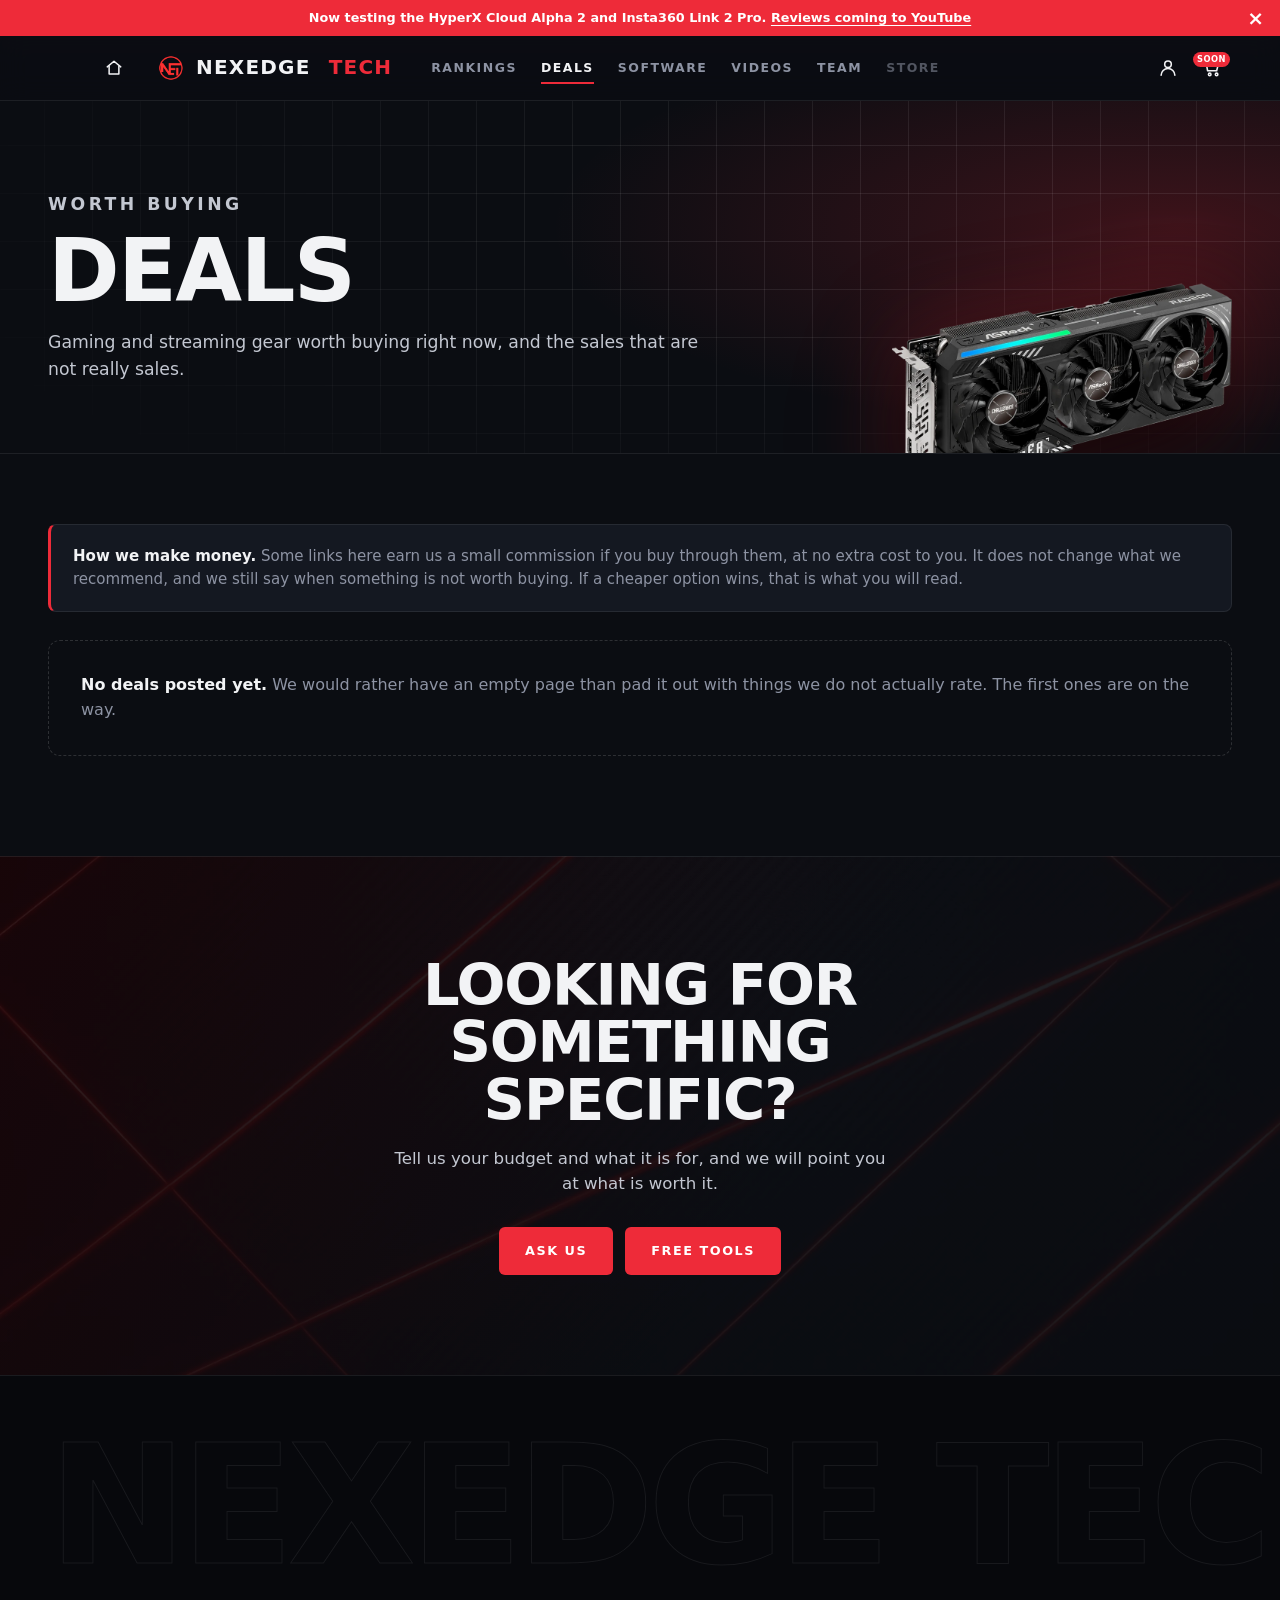
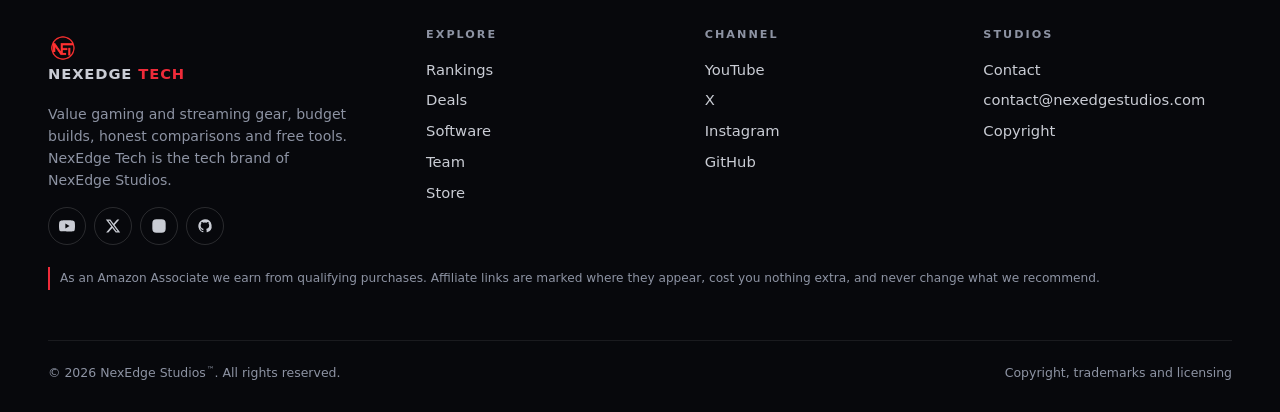
<file: deals/index.html>
<!doctype html>
<html lang="en">
<head>
<meta charset="utf-8">
<meta name="viewport" content="width=device-width, initial-scale=1">
<title>Deals | NexEdge Studios</title>
<meta name="description" content="Gaming and streaming gear worth buying right now, with the catch stated up front.">
<meta name="theme-color" content="#0b0d12">
<link rel="canonical" href="https://nexedgestudios.com/deals/">
<meta property="og:title" content="Deals | NexEdge Studios">
<meta property="og:description" content="Gaming and streaming gear worth buying right now, with the catch stated up front.">
<meta property="og:type" content="website">
<meta property="og:url" content="https://nexedgestudios.com/deals/">
<meta property="og:image" content="https://nexedgestudios.com/assets/brand/icon-512.png">
<meta name="twitter:card" content="summary_large_image">
<link rel="icon" href="/favicon.ico" sizes="any">
<link rel="icon" type="image/png" sizes="32x32" href="/assets/brand/favicon-32.png">
<link rel="icon" type="image/png" sizes="16x16" href="/assets/brand/favicon-16.png">
<link rel="apple-touch-icon" href="/assets/brand/apple-touch-icon.png">
<link rel="stylesheet" href="/assets/site.css">
</head>
<body>

<!-- SHELL:TOP -->
<div class="ann" id="ann">Now testing the HyperX Cloud Alpha 2 and Insta360 Link 2 Pro. <a href="https://www.youtube.com/@NexEdgeTech" target="_blank" rel="noopener">Reviews coming to YouTube</a><button type="button" aria-label="Dismiss" data-ann-close>&times;</button></div>

<div class="scrim"></div>
<div class="menucol" id="menucol">
  <aside class="drawer" id="drawer" aria-label="Menu">
    <button class="x" type="button" data-close aria-label="Close menu">&times;</button>
    <a class="dl" href="/">Home<small>Start here</small></a>
    <button class="dl" type="button" data-sub="rk">Rankings<small>Specs side by side, by budget</small><i>&#8250;</i></button>
    <a class="dl on" href="/deals/">Deals<small>What is actually worth buying</small></a>
    <button class="dl" type="button" data-sub="sw">Software<small>Free tools we built</small><i>&#8250;</i></button>
    <a class="dl" href="https://www.youtube.com/@NexEdgeTech" target="_blank" rel="noopener">Videos<small>Reviews and builds on YouTube</small></a>
    <a class="dl" href="/team/">Team<small>Who we are</small></a>
    <a class="dl" href="/shop/">Store<small>Coming soon</small></a>
    <a class="btn solid" href="https://www.youtube.com/@NexEdgeTech" target="_blank" rel="noopener">Watch On YouTube</a>
    <div class="mini"><a href="mailto:contact@nexedgestudios.com">Contact</a><a href="/copyright/">Copyright</a></div>
  </aside>
  <aside class="dsub" data-panel="rk" aria-label="Rankings">
    <button class="dsub-back" type="button" data-back>&#8249; Menu</button><h3>Rankings</h3>
    <div class="dst-grid">
      <a class="dst" href="/compare/?category=mice"><img src="/assets/img/prod-m913.webp" alt="">Mice</a>
      <span class="dst soon"><img src="/assets/img/prod-cloud-alpha2-head.webp" alt="">Headsets</span>
      <span class="dst soon"><img src="/assets/img/prod-k552.webp" alt="">Keyboards</span>
      <span class="dst soon"><img src="/assets/img/prod-link2pro.webp" alt="">Webcams</span>
      <span class="dst soon"><img src="/assets/img/cat-mon.webp" alt="">Monitors</span>
      <span class="dst soon"><img src="/assets/img/prod-montech-xr.webp" alt="">Cases</span>
    </div>
    <a class="dsr view" href="/compare/">Open The Rankings</a>
    <a class="dsr" href="/compare/#how">How We Rank<small>Specs first, then budget</small></a>
    <a class="dsr" href="/compare/?category=mice">Mice<small>6 compared</small></a>
    <a class="promo" href="/#testing"><span class="tag">Now Testing</span><b>HyperX Cloud Alpha 2</b><small class="dim">Review on the way</small></a>
  </aside>
  <aside class="dsub" data-panel="sw" aria-label="Software">
    <button class="dsub-back" type="button" data-back>&#8249; Menu</button><h3>Software</h3>
    <a class="dsr view" href="/resources/">All Software</a>
    <a class="dsr" href="/resources/">scrcpy Manager<small>Your phone on your PC · v1.0.0</small></a>
    <a class="dsr" href="/resources/">NexDrive<small>In development</small></a>
    <a class="dsr" href="/resources/">NexClean<small>Coming later</small></a>
    <a class="dsr" href="/resources/">My Studio<small>Coming later</small></a>
    <a class="dsr" href="https://github.com/nexedgestudios" target="_blank" rel="noopener">GitHub<small>nexedgestudios</small></a>
  </aside>
</div>

<nav class="nav"><div class="nv">
  <div class="navleft">
    <button class="burger" id="burger" type="button" aria-label="Open menu" aria-expanded="false" aria-controls="drawer"><i></i><i></i><i></i></button>
    <a class="homeb" href="/" aria-label="Home" title="Home"><svg viewBox="0 0 24 24" width="18" height="18" fill="none" stroke="currentColor" stroke-width="2" stroke-linecap="round" stroke-linejoin="round" aria-hidden="true"><path d="M3 10.5 12 3l9 7.5"/><path d="M5.5 9.5V20h13V9.5"/></svg></a>
  </div>
  <a class="word" href="/"><img src="/assets/brand/net-logo.png" alt="" width="30" height="30">NEXEDGE<b>&nbsp;TECH</b></a>
  <div class="tabs"><a href="/compare/">Rankings</a><a href="/deals/" class="on">Deals</a><a href="/resources/">Software</a><a href="https://www.youtube.com/@NexEdgeTech" target="_blank" rel="noopener">Videos</a><a href="/team/">Team</a><a href="/shop/" class="soon">Store</a></div>
  <div class="navicons">
    <button class="navicon" id="acctBtn" type="button" aria-label="Account" title="Account"><svg viewBox="0 0 24 24" width="22" height="22" fill="none" stroke="currentColor" stroke-width="1.7" stroke-linecap="round" stroke-linejoin="round" aria-hidden="true"><circle cx="12" cy="8" r="3.6"/><path d="M4.5 20a7.5 7.5 0 0 1 15 0"/></svg></button>
    <button class="navicon" id="cartBtn" type="button" aria-label="Cart" title="Cart"><svg viewBox="0 0 24 24" width="22" height="22" fill="none" stroke="currentColor" stroke-width="1.7" stroke-linecap="round" stroke-linejoin="round" aria-hidden="true"><path d="M3 4h2.2l2 11h9.9l2-8H6.4"/><circle cx="9.5" cy="19" r="1.4"/><circle cx="17" cy="19" r="1.4"/></svg><span class="badge">SOON</span></button>
  </div>
</div></nav>

<div class="cscrim"></div>
<aside class="cdrawer" aria-label="Cart">
  <div class="cd-top"><h2>Cart</h2><button class="cd-x" type="button" data-close aria-label="Close cart">&times;</button></div>
  <div class="cd-body">
    <h3>The store opens soon</h3>
    <p>Shirts, hoodies and desk mats are on the way. Nothing to buy just yet.</p>
    <div class="cd-thumbs"><img src="/assets/img/merch-tee.webp" alt=""><img src="/assets/img/merch-hood.webp" alt=""><img src="/assets/img/merch-pad.webp" alt=""></div>
    <a class="btn solid" href="/shop/">See The Store</a>
  </div>
</aside>
<div class="ascrim"></div>
<aside class="adrawer" aria-label="Account">
  <div class="cd-top"><h2>Account</h2><button class="cd-x" type="button" data-close aria-label="Close">&times;</button></div>
  <div class="cd-body">
    <h3>Accounts come with the store</h3>
    <p>When the store opens you will be able to sign in to track orders. Nothing else on this site needs an account: the rankings, videos and free software never ask you to sign up.</p>
    <a class="btn" href="/shop/">About The Store</a>
  </div>
</aside>
<!-- /SHELL:TOP -->

<main>
<div class="phero"><div class="grid"></div>
<div class="wrap">
  <header class="phead">
    <p class="kick rv">Worth buying</p>
    <h1 class="rv d1">Deals</h1>
    <p class="rv d2">
      Gaming and streaming gear worth buying right now, and the sales that are
      not really sales.
    </p>
  </header>
</div>
  <div class="pimg" data-depth="-.12" data-mouse="-24"><img src="/assets/img/prod-rx9070xt.webp" alt=""></div>
</div>

<div class="wrap page">
  

  <section>
    <div class="disclosure reveal">
      <p>
        <b>How we make money.</b> Some links here earn us a small commission if
        you buy through them, at no extra cost to you. It does not change what
        we recommend, and we still say when something is not worth buying. If a
        cheaper option wins, that is what you will read.
      </p>
    </div>

    <div class="empty reveal">
      <b>No deals posted yet.</b> We would rather have an empty page than pad it
      out with things we do not actually rate. The first ones are on the way.
    </div>
  </section>
</div>

<div class="final">
  <div class="wrap reveal">
    <h2>Looking for something specific?</h2>
    <p>
      Tell us your budget and what it is for, and we will point you at what is
      worth it.
    </p>
    <div class="cta-row">
      <a class="btn solid" href="mailto:contact@nexedgestudios.com">Ask us</a>
      <a class="btn solid" href="/resources/">Free tools</a>
    </div>
  </div>
</div>
</main>

<!-- SHELL:FOOT -->
<footer class="foot">
  <div class="wrap">
    <div class="fbig" data-depth=".12" aria-hidden="true">NEXEDGE TECH</div>
    <div class="fcols">
      <div>
        <a class="word" href="/"><img src="/assets/brand/net-logo.png" alt="" width="30" height="30">NEXEDGE<b>&nbsp;TECH</b></a>
        <p>Value gaming and streaming gear, budget builds, honest comparisons and free tools. NexEdge Tech is the tech brand of NexEdge Studios.</p>
        <div class="soc">
          <a href="https://www.youtube.com/@NexEdgeTech" target="_blank" rel="noopener" aria-label="YouTube"><svg viewBox="0 0 24 24" aria-hidden="true"><path d="M23.498 6.186a3.016 3.016 0 0 0-2.122-2.136C19.505 3.545 12 3.545 12 3.545s-7.505 0-9.377.505A3.017 3.017 0 0 0 .502 6.186C0 8.07 0 12 0 12s0 3.93.502 5.814a3.016 3.016 0 0 0 2.122 2.136c1.871.505 9.376.505 9.376.505s7.505 0 9.377-.505a3.015 3.015 0 0 0 2.122-2.136C24 15.93 24 12 24 12s0-3.93-.502-5.814zM9.545 15.568V8.432L15.818 12l-6.273 3.568z"/></svg></a>
          <a href="https://x.com/nexedgestudios" target="_blank" rel="noopener" aria-label="X"><svg viewBox="0 0 24 24" aria-hidden="true"><path d="M18.244 2.25h3.308l-7.227 8.26 8.502 11.24H16.17l-5.214-6.817L4.99 21.75H1.68l7.73-8.835L1.254 2.25H8.08l4.713 6.231zm-1.161 17.52h1.833L7.084 4.126H5.117z"/></svg></a>
          <a href="https://www.instagram.com/nexedgetech" target="_blank" rel="noopener" aria-label="Instagram"><svg viewBox="0 0 24 24" aria-hidden="true" fill="none" stroke="currentColor" stroke-width="2"><rect x="3" y="3" width="18" height="18" rx="5"/><circle cx="12" cy="12" r="4"/><circle cx="17.5" cy="6.5" r="1" fill="currentColor"/></svg></a>
          <a href="https://github.com/nexedgestudios" target="_blank" rel="noopener" aria-label="GitHub"><svg viewBox="0 0 24 24" aria-hidden="true"><path d="M12 2a10 10 0 0 0-3.2 19.5c.5.1.7-.2.7-.5v-1.7c-2.8.6-3.4-1.3-3.4-1.3-.5-1.2-1.1-1.5-1.1-1.5-.9-.6.1-.6.1-.6 1 .1 1.5 1 1.5 1 .9 1.5 2.4 1.1 2.9.8.1-.7.4-1.1.6-1.3-2.2-.3-4.6-1.1-4.6-5a3.9 3.9 0 0 1 1-2.7 3.6 3.6 0 0 1 .1-2.7s.8-.3 2.8 1a9.6 9.6 0 0 1 5 0c2-1.3 2.8-1 2.8-1a3.6 3.6 0 0 1 .1 2.7 3.9 3.9 0 0 1 1 2.7c0 3.9-2.4 4.7-4.6 5 .4.3.7.9.7 1.9V21c0 .3.2.6.7.5A10 10 0 0 0 12 2z"/></svg></a>
        </div>
      </div>
      <div><h4>Explore</h4><a href="/compare/">Rankings</a><a href="/deals/">Deals</a><a href="/resources/">Software</a><a href="/team/">Team</a><a href="/shop/">Store</a></div>
      <div><h4>Channel</h4><a href="https://www.youtube.com/@NexEdgeTech" target="_blank" rel="noopener">YouTube</a><a href="https://x.com/nexedgestudios" target="_blank" rel="noopener">X</a><a href="https://www.instagram.com/nexedgetech" target="_blank" rel="noopener">Instagram</a><a href="https://github.com/nexedgestudios" target="_blank" rel="noopener">GitHub</a></div>
      <div><h4>Studios</h4><a href="mailto:contact@nexedgestudios.com">Contact</a><a href="mailto:contact@nexedgestudios.com">contact@nexedgestudios.com</a><a href="/copyright/">Copyright</a></div>
    </div>
    <p class="disclose">As an Amazon Associate we earn from qualifying purchases. Affiliate links are marked where they appear, cost you nothing extra, and never change what we recommend.</p>
    <div class="legal"><span>&copy; <span class="yr">2026</span> NexEdge Studios<span class="tm">&trade;</span>. All rights reserved.</span><a href="/copyright/">Copyright, trademarks and licensing</a></div>
  </div>
</footer>
<!-- /SHELL:FOOT -->


<script src="/assets/site.js"></script>
</body>
</html>
</file>
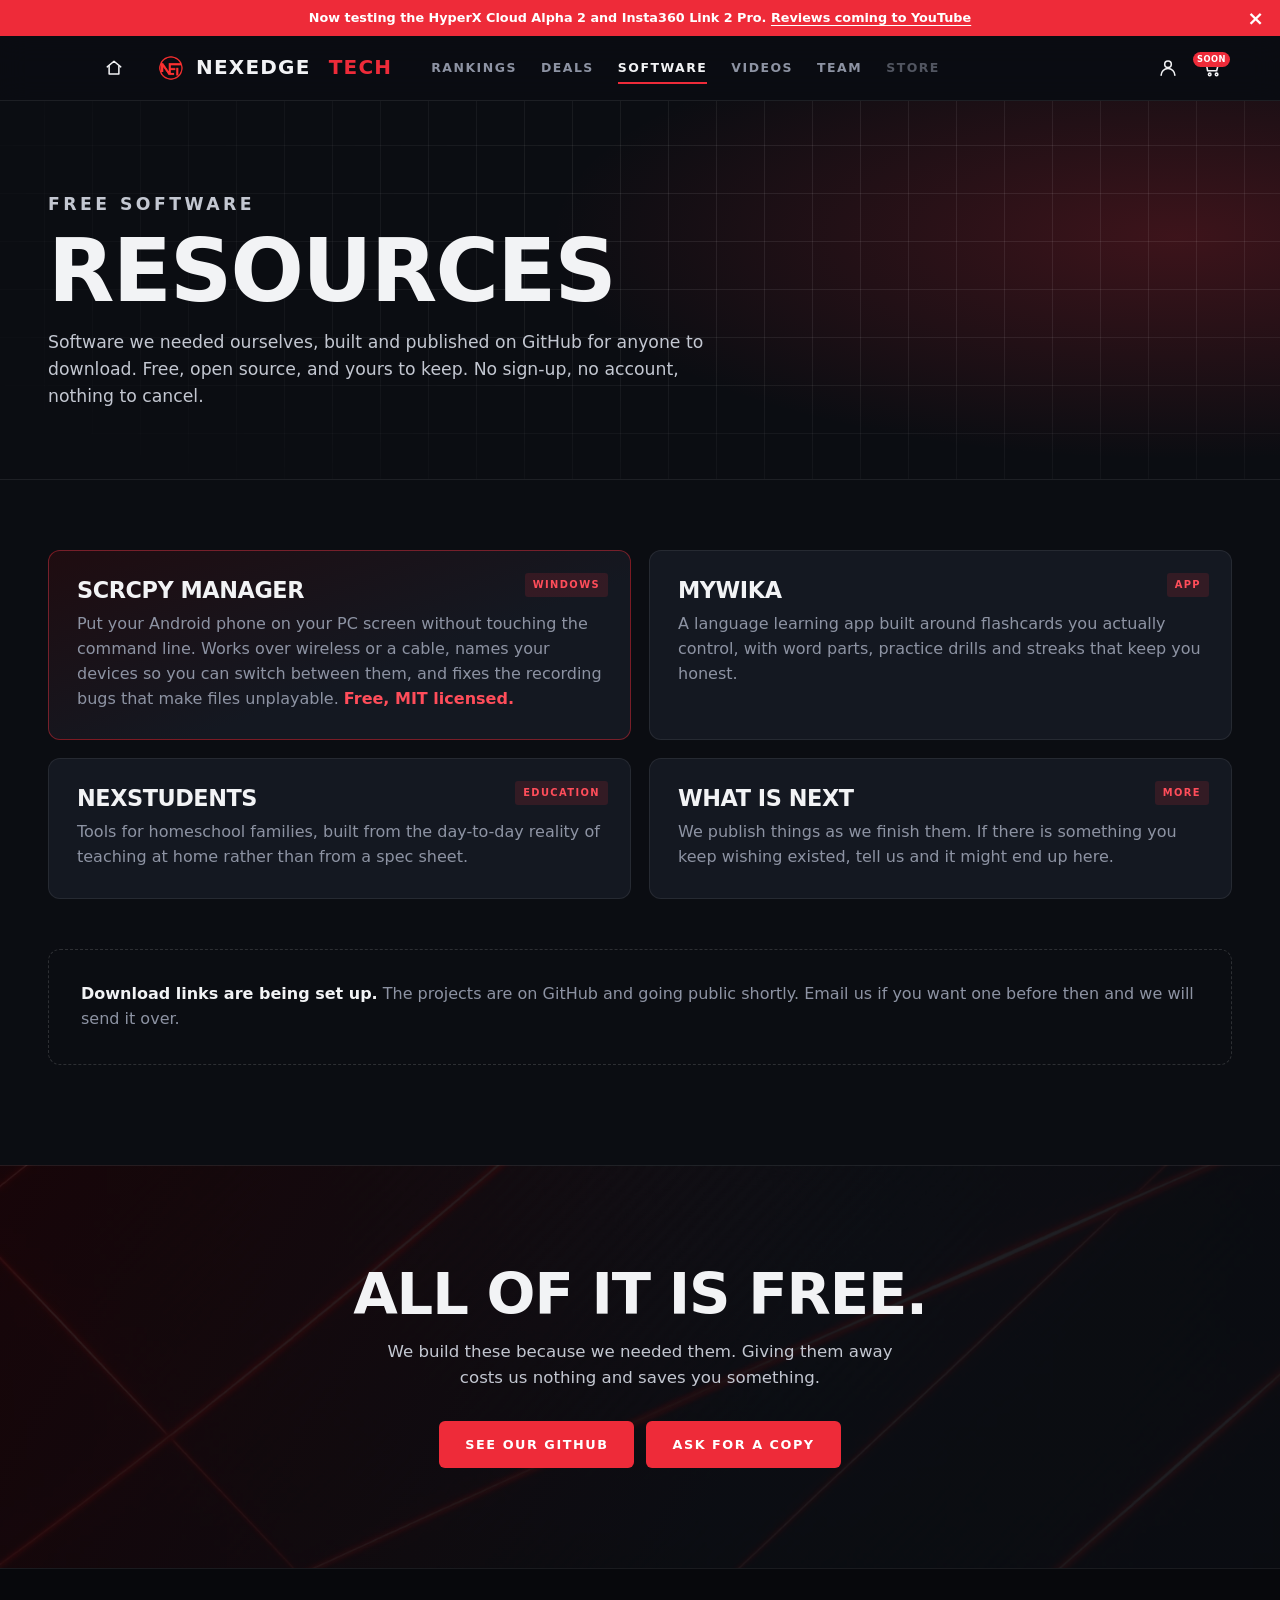
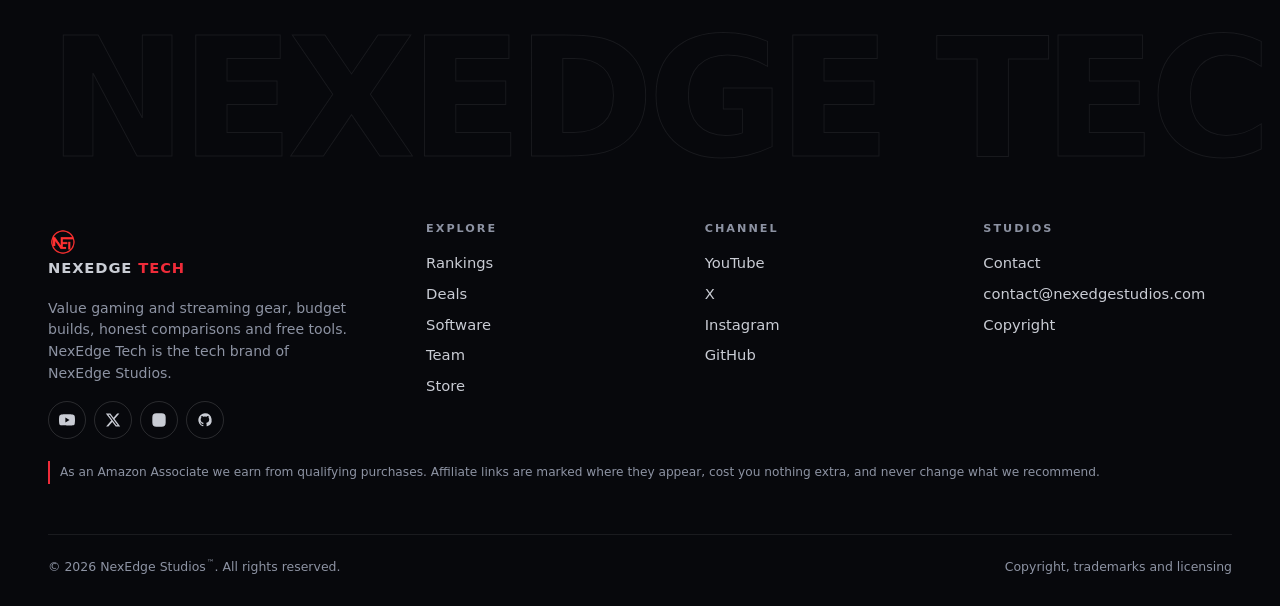
<file: resources/index.html>
<!doctype html>
<html lang="en">
<head>
<meta charset="utf-8">
<meta name="viewport" content="width=device-width, initial-scale=1">
<title>Resources | NexEdge Studios</title>
<meta name="description" content="Free tools we built and published on GitHub. No sign-up, no account, no subscription.">
<meta name="theme-color" content="#0b0d12">
<link rel="canonical" href="https://nexedgestudios.com/resources/">
<meta property="og:title" content="Resources | NexEdge Studios">
<meta property="og:description" content="Free tools we built and published on GitHub. No sign-up, no account, no subscription.">
<meta property="og:type" content="website">
<meta property="og:url" content="https://nexedgestudios.com/resources/">
<meta property="og:image" content="https://nexedgestudios.com/assets/brand/icon-512.png">
<meta name="twitter:card" content="summary_large_image">
<link rel="icon" href="/favicon.ico" sizes="any">
<link rel="icon" type="image/png" sizes="32x32" href="/assets/brand/favicon-32.png">
<link rel="icon" type="image/png" sizes="16x16" href="/assets/brand/favicon-16.png">
<link rel="apple-touch-icon" href="/assets/brand/apple-touch-icon.png">
<link rel="stylesheet" href="/assets/site.css">
</head>
<body>

<!-- SHELL:TOP -->
<div class="ann" id="ann">Now testing the HyperX Cloud Alpha 2 and Insta360 Link 2 Pro. <a href="https://www.youtube.com/@NexEdgeTech" target="_blank" rel="noopener">Reviews coming to YouTube</a><button type="button" aria-label="Dismiss" data-ann-close>&times;</button></div>

<div class="scrim"></div>
<div class="menucol" id="menucol">
  <aside class="drawer" id="drawer" aria-label="Menu">
    <button class="x" type="button" data-close aria-label="Close menu">&times;</button>
    <a class="dl" href="/">Home<small>Start here</small></a>
    <button class="dl" type="button" data-sub="rk">Rankings<small>Specs side by side, by budget</small><i>&#8250;</i></button>
    <a class="dl" href="/deals/">Deals<small>What is actually worth buying</small></a>
    <button class="dl on" type="button" data-sub="sw">Software<small>Free tools we built</small><i>&#8250;</i></button>
    <a class="dl" href="https://www.youtube.com/@NexEdgeTech" target="_blank" rel="noopener">Videos<small>Reviews and builds on YouTube</small></a>
    <a class="dl" href="/team/">Team<small>Who we are</small></a>
    <a class="dl" href="/shop/">Store<small>Coming soon</small></a>
    <a class="btn solid" href="https://www.youtube.com/@NexEdgeTech" target="_blank" rel="noopener">Watch On YouTube</a>
    <div class="mini"><a href="mailto:contact@nexedgestudios.com">Contact</a><a href="/copyright/">Copyright</a></div>
  </aside>
  <aside class="dsub" data-panel="rk" aria-label="Rankings">
    <button class="dsub-back" type="button" data-back>&#8249; Menu</button><h3>Rankings</h3>
    <div class="dst-grid">
      <a class="dst" href="/compare/?category=mice"><img src="/assets/img/prod-m913.webp" alt="">Mice</a>
      <span class="dst soon"><img src="/assets/img/prod-cloud-alpha2-head.webp" alt="">Headsets</span>
      <span class="dst soon"><img src="/assets/img/prod-k552.webp" alt="">Keyboards</span>
      <span class="dst soon"><img src="/assets/img/prod-link2pro.webp" alt="">Webcams</span>
      <span class="dst soon"><img src="/assets/img/cat-mon.webp" alt="">Monitors</span>
      <span class="dst soon"><img src="/assets/img/prod-montech-xr.webp" alt="">Cases</span>
    </div>
    <a class="dsr view" href="/compare/">Open The Rankings</a>
    <a class="dsr" href="/compare/#how">How We Rank<small>Specs first, then budget</small></a>
    <a class="dsr" href="/compare/?category=mice">Mice<small>6 compared</small></a>
    <a class="promo" href="/#testing"><span class="tag">Now Testing</span><b>HyperX Cloud Alpha 2</b><small class="dim">Review on the way</small></a>
  </aside>
  <aside class="dsub" data-panel="sw" aria-label="Software">
    <button class="dsub-back" type="button" data-back>&#8249; Menu</button><h3>Software</h3>
    <a class="dsr view" href="/resources/">All Software</a>
    <a class="dsr" href="/resources/">scrcpy Manager<small>Your phone on your PC · v1.0.0</small></a>
    <a class="dsr" href="/resources/">NexDrive<small>In development</small></a>
    <a class="dsr" href="/resources/">NexClean<small>Coming later</small></a>
    <a class="dsr" href="/resources/">My Studio<small>Coming later</small></a>
    <a class="dsr" href="https://github.com/nexedgestudios" target="_blank" rel="noopener">GitHub<small>nexedgestudios</small></a>
  </aside>
</div>

<nav class="nav"><div class="nv">
  <div class="navleft">
    <button class="burger" id="burger" type="button" aria-label="Open menu" aria-expanded="false" aria-controls="drawer"><i></i><i></i><i></i></button>
    <a class="homeb" href="/" aria-label="Home" title="Home"><svg viewBox="0 0 24 24" width="18" height="18" fill="none" stroke="currentColor" stroke-width="2" stroke-linecap="round" stroke-linejoin="round" aria-hidden="true"><path d="M3 10.5 12 3l9 7.5"/><path d="M5.5 9.5V20h13V9.5"/></svg></a>
  </div>
  <a class="word" href="/"><img src="/assets/brand/net-logo.png" alt="" width="30" height="30">NEXEDGE<b>&nbsp;TECH</b></a>
  <div class="tabs"><a href="/compare/">Rankings</a><a href="/deals/">Deals</a><a href="/resources/" class="on">Software</a><a href="https://www.youtube.com/@NexEdgeTech" target="_blank" rel="noopener">Videos</a><a href="/team/">Team</a><a href="/shop/" class="soon">Store</a></div>
  <div class="navicons">
    <button class="navicon" id="acctBtn" type="button" aria-label="Account" title="Account"><svg viewBox="0 0 24 24" width="22" height="22" fill="none" stroke="currentColor" stroke-width="1.7" stroke-linecap="round" stroke-linejoin="round" aria-hidden="true"><circle cx="12" cy="8" r="3.6"/><path d="M4.5 20a7.5 7.5 0 0 1 15 0"/></svg></button>
    <button class="navicon" id="cartBtn" type="button" aria-label="Cart" title="Cart"><svg viewBox="0 0 24 24" width="22" height="22" fill="none" stroke="currentColor" stroke-width="1.7" stroke-linecap="round" stroke-linejoin="round" aria-hidden="true"><path d="M3 4h2.2l2 11h9.9l2-8H6.4"/><circle cx="9.5" cy="19" r="1.4"/><circle cx="17" cy="19" r="1.4"/></svg><span class="badge">SOON</span></button>
  </div>
</div></nav>

<div class="cscrim"></div>
<aside class="cdrawer" aria-label="Cart">
  <div class="cd-top"><h2>Cart</h2><button class="cd-x" type="button" data-close aria-label="Close cart">&times;</button></div>
  <div class="cd-body">
    <h3>The store opens soon</h3>
    <p>Shirts, hoodies and desk mats are on the way. Nothing to buy just yet.</p>
    <div class="cd-thumbs"><img src="/assets/img/merch-tee.webp" alt=""><img src="/assets/img/merch-hood.webp" alt=""><img src="/assets/img/merch-pad.webp" alt=""></div>
    <a class="btn solid" href="/shop/">See The Store</a>
  </div>
</aside>
<div class="ascrim"></div>
<aside class="adrawer" aria-label="Account">
  <div class="cd-top"><h2>Account</h2><button class="cd-x" type="button" data-close aria-label="Close">&times;</button></div>
  <div class="cd-body">
    <h3>Accounts come with the store</h3>
    <p>When the store opens you will be able to sign in to track orders. Nothing else on this site needs an account: the rankings, videos and free software never ask you to sign up.</p>
    <a class="btn" href="/shop/">About The Store</a>
  </div>
</aside>
<!-- /SHELL:TOP -->

<main>
<div class="phero"><div class="grid"></div>
<div class="wrap">
  <header class="phead">
    <p class="kick rv">Free software</p>
    <h1 class="rv d1">Resources</h1>
    <p class="rv d2">
      Software we needed ourselves, built and published on GitHub for anyone to
      download. Free, open source, and yours to keep. No sign-up, no account,
      nothing to cancel.
    </p>
  </header>
</div>
</div>

<div class="wrap page">
  

  <section>
    <div class="grid2 reveal">

      <div class="card lead">
        <span class="tag">Windows</span>
        <h3>scrcpy Manager</h3>
        <p>
          Put your Android phone on your PC screen without touching the command
          line. Works over wireless or a cable, names your devices so you can
          switch between them, and fixes the recording bugs that make files
          unplayable. <span class="free">Free, MIT licensed.</span>
        </p>
      </div>

      <div class="card">
        <span class="tag">App</span>
        <h3>MyWika</h3>
        <p>
          A language learning app built around flashcards you actually control,
          with word parts, practice drills and streaks that keep you honest.
        </p>
      </div>

      <div class="card">
        <span class="tag">Education</span>
        <h3>NexStudents</h3>
        <p>
          Tools for homeschool families, built from the day-to-day reality of
          teaching at home rather than from a spec sheet.
        </p>
      </div>

      <div class="card">
        <span class="tag">More</span>
        <h3>What is next</h3>
        <p>
          We publish things as we finish them. If there is something you keep
          wishing existed, tell us and it might end up here.
        </p>
      </div>

    </div>
  </section>

  <section style="padding-top:0">
    <div class="empty reveal">
      <b>Download links are being set up.</b> The projects are on GitHub and
      going public shortly. Email us if you want one before then and we will
      send it over.
    </div>
  </section>
</div>

<div class="final">
  <div class="wrap reveal">
    <h2>All of it is free.</h2>
    <p>
      We build these because we needed them. Giving them away costs us nothing
      and saves you something.
    </p>
    <div class="cta-row">
      <a class="btn solid" href="https://github.com/nexedgestudios">See our GitHub</a>
      <a class="btn solid" href="mailto:contact@nexedgestudios.com">Ask for a copy</a>
    </div>
  </div>
</div>
</main>

<!-- SHELL:FOOT -->
<footer class="foot">
  <div class="wrap">
    <div class="fbig" data-depth=".12" aria-hidden="true">NEXEDGE TECH</div>
    <div class="fcols">
      <div>
        <a class="word" href="/"><img src="/assets/brand/net-logo.png" alt="" width="30" height="30">NEXEDGE<b>&nbsp;TECH</b></a>
        <p>Value gaming and streaming gear, budget builds, honest comparisons and free tools. NexEdge Tech is the tech brand of NexEdge Studios.</p>
        <div class="soc">
          <a href="https://www.youtube.com/@NexEdgeTech" target="_blank" rel="noopener" aria-label="YouTube"><svg viewBox="0 0 24 24" aria-hidden="true"><path d="M23.498 6.186a3.016 3.016 0 0 0-2.122-2.136C19.505 3.545 12 3.545 12 3.545s-7.505 0-9.377.505A3.017 3.017 0 0 0 .502 6.186C0 8.07 0 12 0 12s0 3.93.502 5.814a3.016 3.016 0 0 0 2.122 2.136c1.871.505 9.376.505 9.376.505s7.505 0 9.377-.505a3.015 3.015 0 0 0 2.122-2.136C24 15.93 24 12 24 12s0-3.93-.502-5.814zM9.545 15.568V8.432L15.818 12l-6.273 3.568z"/></svg></a>
          <a href="https://x.com/nexedgestudios" target="_blank" rel="noopener" aria-label="X"><svg viewBox="0 0 24 24" aria-hidden="true"><path d="M18.244 2.25h3.308l-7.227 8.26 8.502 11.24H16.17l-5.214-6.817L4.99 21.75H1.68l7.73-8.835L1.254 2.25H8.08l4.713 6.231zm-1.161 17.52h1.833L7.084 4.126H5.117z"/></svg></a>
          <a href="https://www.instagram.com/nexedgetech" target="_blank" rel="noopener" aria-label="Instagram"><svg viewBox="0 0 24 24" aria-hidden="true" fill="none" stroke="currentColor" stroke-width="2"><rect x="3" y="3" width="18" height="18" rx="5"/><circle cx="12" cy="12" r="4"/><circle cx="17.5" cy="6.5" r="1" fill="currentColor"/></svg></a>
          <a href="https://github.com/nexedgestudios" target="_blank" rel="noopener" aria-label="GitHub"><svg viewBox="0 0 24 24" aria-hidden="true"><path d="M12 2a10 10 0 0 0-3.2 19.5c.5.1.7-.2.7-.5v-1.7c-2.8.6-3.4-1.3-3.4-1.3-.5-1.2-1.1-1.5-1.1-1.5-.9-.6.1-.6.1-.6 1 .1 1.5 1 1.5 1 .9 1.5 2.4 1.1 2.9.8.1-.7.4-1.1.6-1.3-2.2-.3-4.6-1.1-4.6-5a3.9 3.9 0 0 1 1-2.7 3.6 3.6 0 0 1 .1-2.7s.8-.3 2.8 1a9.6 9.6 0 0 1 5 0c2-1.3 2.8-1 2.8-1a3.6 3.6 0 0 1 .1 2.7 3.9 3.9 0 0 1 1 2.7c0 3.9-2.4 4.7-4.6 5 .4.3.7.9.7 1.9V21c0 .3.2.6.7.5A10 10 0 0 0 12 2z"/></svg></a>
        </div>
      </div>
      <div><h4>Explore</h4><a href="/compare/">Rankings</a><a href="/deals/">Deals</a><a href="/resources/">Software</a><a href="/team/">Team</a><a href="/shop/">Store</a></div>
      <div><h4>Channel</h4><a href="https://www.youtube.com/@NexEdgeTech" target="_blank" rel="noopener">YouTube</a><a href="https://x.com/nexedgestudios" target="_blank" rel="noopener">X</a><a href="https://www.instagram.com/nexedgetech" target="_blank" rel="noopener">Instagram</a><a href="https://github.com/nexedgestudios" target="_blank" rel="noopener">GitHub</a></div>
      <div><h4>Studios</h4><a href="mailto:contact@nexedgestudios.com">Contact</a><a href="mailto:contact@nexedgestudios.com">contact@nexedgestudios.com</a><a href="/copyright/">Copyright</a></div>
    </div>
    <p class="disclose">As an Amazon Associate we earn from qualifying purchases. Affiliate links are marked where they appear, cost you nothing extra, and never change what we recommend.</p>
    <div class="legal"><span>&copy; <span class="yr">2026</span> NexEdge Studios<span class="tm">&trade;</span>. All rights reserved.</span><a href="/copyright/">Copyright, trademarks and licensing</a></div>
  </div>
</footer>
<!-- /SHELL:FOOT -->


<script src="/assets/site.js"></script>
</body>
</html>
</file>
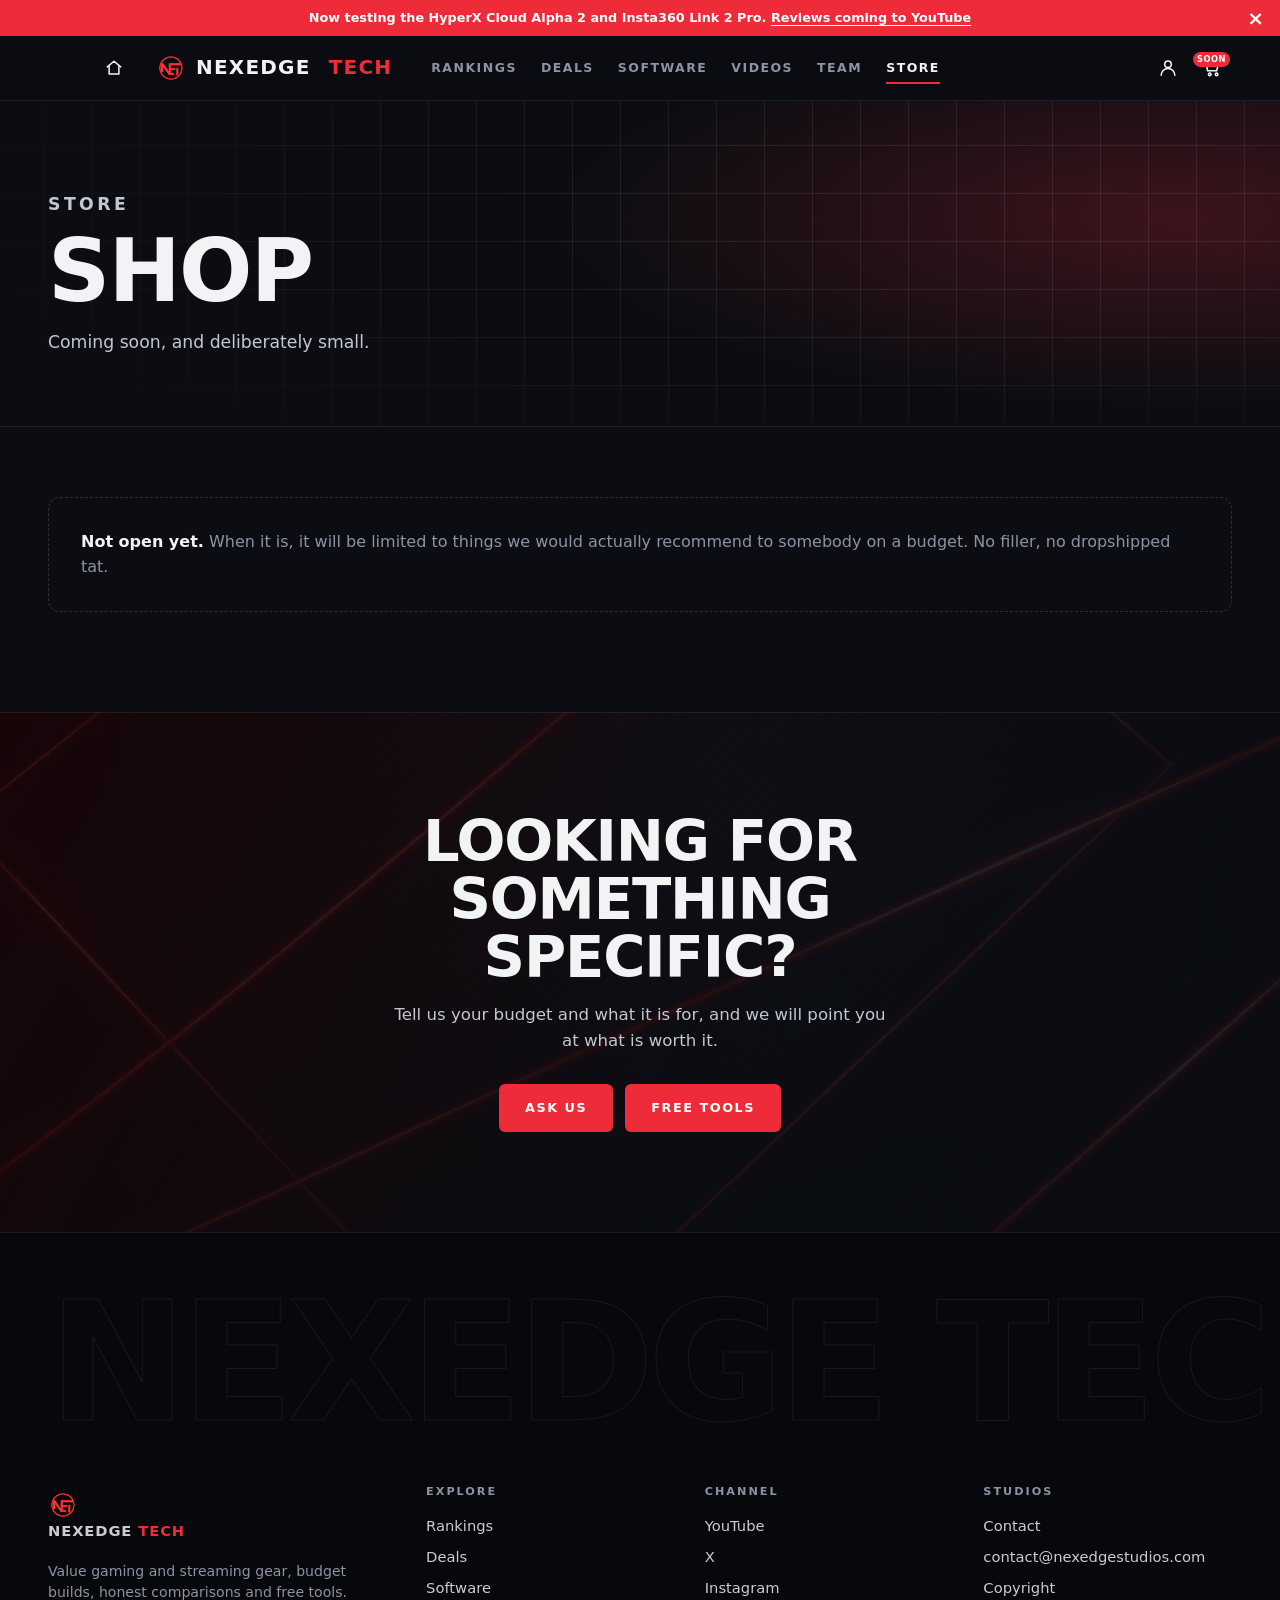
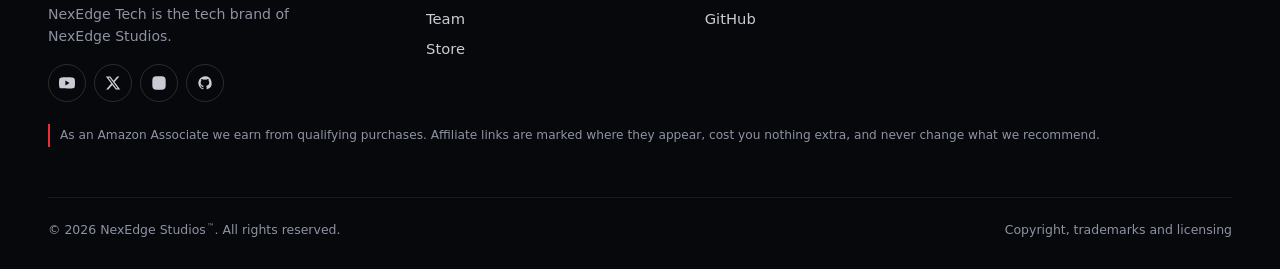
<file: shop/index.html>
<!doctype html>
<html lang="en">
<head>
<meta charset="utf-8">
<meta name="viewport" content="width=device-width, initial-scale=1">
<title>Shop | NexEdge Studios</title>
<meta name="description" content="A small shop, kept to things we would recommend to somebody on a budget.">
<meta name="theme-color" content="#0b0d12">
<link rel="canonical" href="https://nexedgestudios.com/shop/">
<meta property="og:title" content="Shop | NexEdge Studios">
<meta property="og:description" content="A small shop, kept to things we would recommend to somebody on a budget.">
<meta property="og:type" content="website">
<meta property="og:url" content="https://nexedgestudios.com/shop/">
<meta property="og:image" content="https://nexedgestudios.com/assets/brand/icon-512.png">
<meta name="twitter:card" content="summary_large_image">
<link rel="icon" href="/favicon.ico" sizes="any">
<link rel="icon" type="image/png" sizes="32x32" href="/assets/brand/favicon-32.png">
<link rel="icon" type="image/png" sizes="16x16" href="/assets/brand/favicon-16.png">
<link rel="apple-touch-icon" href="/assets/brand/apple-touch-icon.png">
<link rel="stylesheet" href="/assets/site.css">
</head>
<body>

<!-- SHELL:TOP -->
<div class="ann" id="ann">Now testing the HyperX Cloud Alpha 2 and Insta360 Link 2 Pro. <a href="https://www.youtube.com/@NexEdgeTech" target="_blank" rel="noopener">Reviews coming to YouTube</a><button type="button" aria-label="Dismiss" data-ann-close>&times;</button></div>

<div class="scrim"></div>
<div class="menucol" id="menucol">
  <aside class="drawer" id="drawer" aria-label="Menu">
    <button class="x" type="button" data-close aria-label="Close menu">&times;</button>
    <a class="dl" href="/">Home<small>Start here</small></a>
    <button class="dl" type="button" data-sub="rk">Rankings<small>Specs side by side, by budget</small><i>&#8250;</i></button>
    <a class="dl" href="/deals/">Deals<small>What is actually worth buying</small></a>
    <button class="dl" type="button" data-sub="sw">Software<small>Free tools we built</small><i>&#8250;</i></button>
    <a class="dl" href="https://www.youtube.com/@NexEdgeTech" target="_blank" rel="noopener">Videos<small>Reviews and builds on YouTube</small></a>
    <a class="dl" href="/team/">Team<small>Who we are</small></a>
    <a class="dl on" href="/shop/">Store<small>Coming soon</small></a>
    <a class="btn solid" href="https://www.youtube.com/@NexEdgeTech" target="_blank" rel="noopener">Watch On YouTube</a>
    <div class="mini"><a href="mailto:contact@nexedgestudios.com">Contact</a><a href="/copyright/">Copyright</a></div>
  </aside>
  <aside class="dsub" data-panel="rk" aria-label="Rankings">
    <button class="dsub-back" type="button" data-back>&#8249; Menu</button><h3>Rankings</h3>
    <div class="dst-grid">
      <a class="dst" href="/compare/?category=mice"><img src="/assets/img/prod-m913.webp" alt="">Mice</a>
      <span class="dst soon"><img src="/assets/img/prod-cloud-alpha2-head.webp" alt="">Headsets</span>
      <span class="dst soon"><img src="/assets/img/prod-k552.webp" alt="">Keyboards</span>
      <span class="dst soon"><img src="/assets/img/prod-link2pro.webp" alt="">Webcams</span>
      <span class="dst soon"><img src="/assets/img/cat-mon.webp" alt="">Monitors</span>
      <span class="dst soon"><img src="/assets/img/prod-montech-xr.webp" alt="">Cases</span>
    </div>
    <a class="dsr view" href="/compare/">Open The Rankings</a>
    <a class="dsr" href="/compare/#how">How We Rank<small>Specs first, then budget</small></a>
    <a class="dsr" href="/compare/?category=mice">Mice<small>6 compared</small></a>
    <a class="promo" href="/#testing"><span class="tag">Now Testing</span><b>HyperX Cloud Alpha 2</b><small class="dim">Review on the way</small></a>
  </aside>
  <aside class="dsub" data-panel="sw" aria-label="Software">
    <button class="dsub-back" type="button" data-back>&#8249; Menu</button><h3>Software</h3>
    <a class="dsr view" href="/resources/">All Software</a>
    <a class="dsr" href="/resources/">scrcpy Manager<small>Your phone on your PC · v1.0.0</small></a>
    <a class="dsr" href="/resources/">NexDrive<small>In development</small></a>
    <a class="dsr" href="/resources/">NexClean<small>Coming later</small></a>
    <a class="dsr" href="/resources/">My Studio<small>Coming later</small></a>
    <a class="dsr" href="https://github.com/nexedgestudios" target="_blank" rel="noopener">GitHub<small>nexedgestudios</small></a>
  </aside>
</div>

<nav class="nav"><div class="nv">
  <div class="navleft">
    <button class="burger" id="burger" type="button" aria-label="Open menu" aria-expanded="false" aria-controls="drawer"><i></i><i></i><i></i></button>
    <a class="homeb" href="/" aria-label="Home" title="Home"><svg viewBox="0 0 24 24" width="18" height="18" fill="none" stroke="currentColor" stroke-width="2" stroke-linecap="round" stroke-linejoin="round" aria-hidden="true"><path d="M3 10.5 12 3l9 7.5"/><path d="M5.5 9.5V20h13V9.5"/></svg></a>
  </div>
  <a class="word" href="/"><img src="/assets/brand/net-logo.png" alt="" width="30" height="30">NEXEDGE<b>&nbsp;TECH</b></a>
  <div class="tabs"><a href="/compare/">Rankings</a><a href="/deals/">Deals</a><a href="/resources/">Software</a><a href="https://www.youtube.com/@NexEdgeTech" target="_blank" rel="noopener">Videos</a><a href="/team/">Team</a><a href="/shop/" class="on">Store</a></div>
  <div class="navicons">
    <button class="navicon" id="acctBtn" type="button" aria-label="Account" title="Account"><svg viewBox="0 0 24 24" width="22" height="22" fill="none" stroke="currentColor" stroke-width="1.7" stroke-linecap="round" stroke-linejoin="round" aria-hidden="true"><circle cx="12" cy="8" r="3.6"/><path d="M4.5 20a7.5 7.5 0 0 1 15 0"/></svg></button>
    <button class="navicon" id="cartBtn" type="button" aria-label="Cart" title="Cart"><svg viewBox="0 0 24 24" width="22" height="22" fill="none" stroke="currentColor" stroke-width="1.7" stroke-linecap="round" stroke-linejoin="round" aria-hidden="true"><path d="M3 4h2.2l2 11h9.9l2-8H6.4"/><circle cx="9.5" cy="19" r="1.4"/><circle cx="17" cy="19" r="1.4"/></svg><span class="badge">SOON</span></button>
  </div>
</div></nav>

<div class="cscrim"></div>
<aside class="cdrawer" aria-label="Cart">
  <div class="cd-top"><h2>Cart</h2><button class="cd-x" type="button" data-close aria-label="Close cart">&times;</button></div>
  <div class="cd-body">
    <h3>The store opens soon</h3>
    <p>Shirts, hoodies and desk mats are on the way. Nothing to buy just yet.</p>
    <div class="cd-thumbs"><img src="/assets/img/merch-tee.webp" alt=""><img src="/assets/img/merch-hood.webp" alt=""><img src="/assets/img/merch-pad.webp" alt=""></div>
    <a class="btn solid" href="/shop/">See The Store</a>
  </div>
</aside>
<div class="ascrim"></div>
<aside class="adrawer" aria-label="Account">
  <div class="cd-top"><h2>Account</h2><button class="cd-x" type="button" data-close aria-label="Close">&times;</button></div>
  <div class="cd-body">
    <h3>Accounts come with the store</h3>
    <p>When the store opens you will be able to sign in to track orders. Nothing else on this site needs an account: the rankings, videos and free software never ask you to sign up.</p>
    <a class="btn" href="/shop/">About The Store</a>
  </div>
</aside>
<!-- /SHELL:TOP -->

<main>
<div class="phero"><div class="grid"></div>
<div class="wrap">
  <header class="phead">
    <p class="kick rv">Store</p>
    <h1 class="rv d1">Shop</h1>
    <p class="rv d2">
      Coming soon, and deliberately small.
    </p>
  </header>
</div>
</div>

<div class="wrap page">
  

  <section>
    <div class="empty reveal">
      <b>Not open yet.</b> When it is, it will be limited to things we would
      actually recommend to somebody on a budget. No filler, no dropshipped
      tat.
    </div>
  </section>
</div>
<div class="final">
  <div class="wrap reveal">
    <h2>Looking for something specific?</h2>
    <p>
      Tell us your budget and what it is for, and we will point you at what is
      worth it.
    </p>
    <div class="cta-row">
      <a class="btn solid" href="mailto:contact@nexedgestudios.com">Ask us</a>
      <a class="btn solid" href="/resources/">Free tools</a>
    </div>
  </div>
</div>
</main>

<!-- SHELL:FOOT -->
<footer class="foot">
  <div class="wrap">
    <div class="fbig" data-depth=".12" aria-hidden="true">NEXEDGE TECH</div>
    <div class="fcols">
      <div>
        <a class="word" href="/"><img src="/assets/brand/net-logo.png" alt="" width="30" height="30">NEXEDGE<b>&nbsp;TECH</b></a>
        <p>Value gaming and streaming gear, budget builds, honest comparisons and free tools. NexEdge Tech is the tech brand of NexEdge Studios.</p>
        <div class="soc">
          <a href="https://www.youtube.com/@NexEdgeTech" target="_blank" rel="noopener" aria-label="YouTube"><svg viewBox="0 0 24 24" aria-hidden="true"><path d="M23.498 6.186a3.016 3.016 0 0 0-2.122-2.136C19.505 3.545 12 3.545 12 3.545s-7.505 0-9.377.505A3.017 3.017 0 0 0 .502 6.186C0 8.07 0 12 0 12s0 3.93.502 5.814a3.016 3.016 0 0 0 2.122 2.136c1.871.505 9.376.505 9.376.505s7.505 0 9.377-.505a3.015 3.015 0 0 0 2.122-2.136C24 15.93 24 12 24 12s0-3.93-.502-5.814zM9.545 15.568V8.432L15.818 12l-6.273 3.568z"/></svg></a>
          <a href="https://x.com/nexedgestudios" target="_blank" rel="noopener" aria-label="X"><svg viewBox="0 0 24 24" aria-hidden="true"><path d="M18.244 2.25h3.308l-7.227 8.26 8.502 11.24H16.17l-5.214-6.817L4.99 21.75H1.68l7.73-8.835L1.254 2.25H8.08l4.713 6.231zm-1.161 17.52h1.833L7.084 4.126H5.117z"/></svg></a>
          <a href="https://www.instagram.com/nexedgetech" target="_blank" rel="noopener" aria-label="Instagram"><svg viewBox="0 0 24 24" aria-hidden="true" fill="none" stroke="currentColor" stroke-width="2"><rect x="3" y="3" width="18" height="18" rx="5"/><circle cx="12" cy="12" r="4"/><circle cx="17.5" cy="6.5" r="1" fill="currentColor"/></svg></a>
          <a href="https://github.com/nexedgestudios" target="_blank" rel="noopener" aria-label="GitHub"><svg viewBox="0 0 24 24" aria-hidden="true"><path d="M12 2a10 10 0 0 0-3.2 19.5c.5.1.7-.2.7-.5v-1.7c-2.8.6-3.4-1.3-3.4-1.3-.5-1.2-1.1-1.5-1.1-1.5-.9-.6.1-.6.1-.6 1 .1 1.5 1 1.5 1 .9 1.5 2.4 1.1 2.9.8.1-.7.4-1.1.6-1.3-2.2-.3-4.6-1.1-4.6-5a3.9 3.9 0 0 1 1-2.7 3.6 3.6 0 0 1 .1-2.7s.8-.3 2.8 1a9.6 9.6 0 0 1 5 0c2-1.3 2.8-1 2.8-1a3.6 3.6 0 0 1 .1 2.7 3.9 3.9 0 0 1 1 2.7c0 3.9-2.4 4.7-4.6 5 .4.3.7.9.7 1.9V21c0 .3.2.6.7.5A10 10 0 0 0 12 2z"/></svg></a>
        </div>
      </div>
      <div><h4>Explore</h4><a href="/compare/">Rankings</a><a href="/deals/">Deals</a><a href="/resources/">Software</a><a href="/team/">Team</a><a href="/shop/">Store</a></div>
      <div><h4>Channel</h4><a href="https://www.youtube.com/@NexEdgeTech" target="_blank" rel="noopener">YouTube</a><a href="https://x.com/nexedgestudios" target="_blank" rel="noopener">X</a><a href="https://www.instagram.com/nexedgetech" target="_blank" rel="noopener">Instagram</a><a href="https://github.com/nexedgestudios" target="_blank" rel="noopener">GitHub</a></div>
      <div><h4>Studios</h4><a href="mailto:contact@nexedgestudios.com">Contact</a><a href="mailto:contact@nexedgestudios.com">contact@nexedgestudios.com</a><a href="/copyright/">Copyright</a></div>
    </div>
    <p class="disclose">As an Amazon Associate we earn from qualifying purchases. Affiliate links are marked where they appear, cost you nothing extra, and never change what we recommend.</p>
    <div class="legal"><span>&copy; <span class="yr">2026</span> NexEdge Studios<span class="tm">&trade;</span>. All rights reserved.</span><a href="/copyright/">Copyright, trademarks and licensing</a></div>
  </div>
</footer>
<!-- /SHELL:FOOT -->


<script src="/assets/site.js"></script>
</body>
</html>
</file>
<file: assets/site.css>
/* ====================================================================
   NexEdge Studios - shared stylesheet
   One file for every page so styling cannot drift between them.
   No webfonts, no frameworks, no external requests of any kind.
   Redesign 2026-09-27: the ROG-style home (moving background, floating
   parts, scroll-pinned sections) and the NexStudents shell (side menu with
   sub panels, account + cart drawers). Motion is CSS + vanilla JS only.
   ==================================================================== */
:root{
  --bg:#0b0d12;--bg2:#10131a;--bg3:#07080c;--panel:#141821;--panel2:#1a1f2a;
  --fg:#f2f3f5;--dim:#8d93a3;--line:rgba(255,255,255,.08);--line2:rgba(255,255,255,.14);
  --red:#ee2b39;--red2:#ff4d5a;--redglow:rgba(238,43,57,.45);--redsoft:rgba(238,43,57,.14);
  --r:6px;--max:1240px;--gut:28px;--ease:cubic-bezier(.22,1,.36,1);
  /* Bahnschrift ships with Windows; everything else falls back to the system font */
  --font:Bahnschrift,"DIN Alternate","Segoe UI",system-ui,-apple-system,Roboto,Helvetica,Arial,sans-serif;
}
*{box-sizing:border-box}
/* Any explicit display (flex/grid) beats the hidden attribute's default
   display:none, so hidden elements would still show. This makes [hidden]
   mean hidden, everywhere. */
[hidden]{display:none!important}
html{-webkit-text-size-adjust:100%;scroll-behavior:smooth}
body{margin:0;background:var(--bg);color:var(--fg);font:16px/1.55 var(--font);-webkit-font-smoothing:antialiased;overflow-x:hidden}
a{color:inherit;text-decoration:none}
button{font:inherit;color:inherit;cursor:pointer}
img,svg{display:block}
h1,h2,h3,h4{margin:0;line-height:1.02;letter-spacing:-.02em;font-weight:700}
.wrap{max-width:var(--max);margin:0 auto;padding:0 var(--gut)}
.narrow{max-width:860px}
.kick,.kicker{font-size:.72rem;font-weight:700;letter-spacing:.2em;text-transform:uppercase;color:var(--red);margin:0 0 12px}
.dim{color:var(--dim)}
.sample{font-size:.62rem;letter-spacing:.14em;text-transform:uppercase;color:#6a7080;margin:12px 0 0}

/* ---------- buttons: .btn is outlined, .btn.solid is red ---------- */
.cta-row{display:flex;flex-wrap:wrap;gap:12px}
.btn{display:inline-flex;align-items:center;justify-content:center;gap:8px;padding:14px 26px;border:0;border-radius:var(--r);background:transparent;box-shadow:inset 0 0 0 1.5px var(--line2);color:var(--fg);font-weight:700;letter-spacing:.12em;text-transform:uppercase;font-size:.8rem;transition:transform .2s var(--ease),box-shadow .2s var(--ease),background .2s}
.btn:hover{box-shadow:inset 0 0 0 1.5px var(--red);background:rgba(238,43,57,.08)}
.btn.solid{background:var(--red);color:#fff;box-shadow:none}
.btn.solid:hover{background:var(--red2);box-shadow:0 8px 30px var(--redglow)}
.btn:active{transform:scale(.97)}
.tag{display:inline-block;font-size:.62rem;font-weight:700;letter-spacing:.14em;text-transform:uppercase;padding:4px 8px;border-radius:3px;background:var(--redsoft);color:var(--red2)}
.tag.grey{background:rgba(255,255,255,.07);color:var(--dim)}
.tag.green{background:rgba(52,199,120,.14);color:#4fd98e}

/* ---------- reveal on scroll (.rv new, .reveal older pages) ---------- */
.rv,.reveal{opacity:0;transform:translateY(30px);transition:opacity .9s var(--ease),transform .9s var(--ease)}
.rv.in,.reveal.in{opacity:1;transform:none}
.rv.d1{transition-delay:.08s}.rv.d2{transition-delay:.16s}.rv.d3{transition-delay:.24s}.rv.d4{transition-delay:.32s}

/* ---------- sections ---------- */
.sec{padding:110px 0;position:relative;scroll-margin-top:70px}
.sech{display:flex;justify-content:space-between;align-items:end;gap:20px;margin-bottom:40px;flex-wrap:wrap}
.sech h2{font-size:clamp(2rem,4.6vw,3.4rem);text-transform:uppercase}
.sech a.more{font-size:.78rem;font-weight:700;letter-spacing:.14em;text-transform:uppercase;color:var(--dim)}
.sech a.more:hover{color:var(--red)}

/* ═══ SHELL: announcement, nav, side menu (NexStudents pattern) ═══ */
.ann{background:var(--red);color:#fff;text-align:center;font-size:.8rem;padding:8px 44px;position:relative;font-weight:600}
.ann a{text-decoration:underline;text-underline-offset:3px;font-weight:700}
.ann button{position:absolute;right:10px;top:50%;transform:translateY(-50%);background:none;border:0;font-size:20px;line-height:1;color:#fff}
.nav{position:sticky;top:0;z-index:50;background:rgba(11,13,18,.78);backdrop-filter:blur(14px);-webkit-backdrop-filter:blur(14px);border-bottom:1px solid var(--line)}
.nv{max-width:var(--max);margin:0 auto;padding:12px var(--gut);display:flex;align-items:center;gap:22px}
.navleft{display:flex;align-items:center;gap:6px}
.burger{width:40px;height:40px;background:none;border:0;display:flex;flex-direction:column;justify-content:center;gap:5px;padding:0 9px}
.burger i{display:block;height:2px;background:var(--fg);border-radius:2px;transition:transform .3s var(--ease),opacity .2s}
body.nav-open .burger i:nth-child(1){transform:translateY(7px) rotate(45deg)}
body.nav-open .burger i:nth-child(2){opacity:0}
body.nav-open .burger i:nth-child(3){transform:translateY(-7px) rotate(-45deg)}
.homeb,.navicon{width:40px;height:40px;display:grid;place-items:center;border-radius:var(--r);color:var(--fg);position:relative;background:none;border:0}
.homeb:hover,.navicon:hover{background:rgba(255,255,255,.06)}
.word{display:inline-flex;align-items:center;gap:10px;font-weight:700;font-size:1.25rem;letter-spacing:.06em;white-space:nowrap}
.word b{color:var(--red);font-weight:700}
.word img{width:30px;height:30px}
.tabs{display:flex;gap:2px;margin-left:6px}
.tabs a{padding:8px 11px;font-size:.78rem;font-weight:700;letter-spacing:.12em;text-transform:uppercase;color:var(--dim);position:relative;border-radius:4px;white-space:nowrap}
.tabs a:hover,.tabs a.on{color:var(--fg)}
.tabs a::after{content:"";position:absolute;left:11px;right:11px;bottom:2px;height:2px;background:var(--red);transform:scaleX(0);transform-origin:left;transition:transform .3s var(--ease)}
.tabs a:hover::after,.tabs a.on::after{transform:scaleX(1)}
.tabs a.soon{opacity:.55}
.navicons{margin-left:auto;display:flex;gap:4px}
.badge{position:absolute;top:4px;right:2px;height:15px;border-radius:8px;background:var(--red);color:#fff;font-size:.52rem;font-weight:700;letter-spacing:.06em;display:grid;place-items:center;padding:0 4px}
@media (max-width:1100px){.tabs{display:none}}
@media (max-width:720px){
  .nv{display:grid;grid-template-columns:1fr auto 1fr;padding:10px 14px;gap:8px}
  .word{justify-self:center;font-size:1.05rem}.word img{width:24px;height:24px}
  .navicons{justify-self:end}
}
@media (max-width:380px){.homeb{display:none}.word{font-size:.95rem;gap:7px}}

.scrim,.cscrim,.ascrim{position:fixed;inset:0;background:rgba(0,0,0,.6);opacity:0;visibility:hidden;transition:opacity .3s,visibility .3s;z-index:60}
body.nav-open .scrim,body.cart-open .cscrim,body.acct-open .ascrim{opacity:1;visibility:visible}
.menucol{position:fixed;top:0;left:0;bottom:0;width:min(360px,88vw);z-index:70;transform:translateX(-100%);visibility:hidden;transition:transform .45s var(--ease),visibility .45s;overflow:hidden;background:var(--bg2);border-right:1px solid var(--line)}
body.nav-open .menucol{transform:none;visibility:visible}
.drawer,.dsub{position:absolute;inset:0;padding:20px 22px;display:flex;flex-direction:column;overflow-y:auto;transition:transform .4s var(--ease);scrollbar-width:none}
body.sub-open .drawer{transform:translateX(-100%)}
.dsub{transform:translateX(100%)}
.dsub.open{transform:none}
.drawer .x{align-self:flex-end;background:none;border:0;color:var(--dim);font-size:28px;line-height:1;padding:2px 6px}
.dl{display:block;width:100%;text-align:left;background:none;border:0;border-bottom:1px solid var(--line);padding:13px 0;font-size:1.05rem;font-weight:700;position:relative}
.dl small{display:block;font-size:.6rem;letter-spacing:.14em;text-transform:uppercase;color:var(--dim);margin-top:3px}
.dl i{position:absolute;right:4px;top:50%;transform:translateY(-50%);font-style:normal;color:var(--dim);font-size:1.3rem}
.dl:hover{color:var(--red2)}
.dl.on{color:var(--red)}
.drawer .btn{margin-top:auto}
.drawer .mini{display:flex;gap:16px;justify-content:center;margin-top:14px;font-size:.72rem;letter-spacing:.12em;text-transform:uppercase;font-weight:700;color:var(--dim)}
.drawer .mini a:hover{color:var(--fg)}
.dsub-back{background:none;border:0;color:var(--dim);text-align:left;padding:4px 0 14px;font-size:.85rem}
.dsub h3{font-size:1.3rem;text-transform:uppercase;margin-bottom:10px}
.dsr{display:block;padding:11px 10px;border-radius:4px;font-weight:700}
.dsr small{display:block;font-size:.6rem;letter-spacing:.14em;text-transform:uppercase;color:var(--dim);margin-top:2px;font-weight:700}
.dsr:hover{background:rgba(255,255,255,.05)}
.dsr.view{color:var(--red)}
.dst-grid{display:grid;grid-template-columns:repeat(3,1fr);gap:8px;margin:6px 0 14px}
.dst{aspect-ratio:1;border:1px solid var(--line2);border-radius:var(--r);display:flex;flex-direction:column;align-items:center;justify-content:center;gap:6px;font-size:.6rem;letter-spacing:.1em;text-transform:uppercase;font-weight:700;color:var(--dim);transition:border-color .2s,color .2s;padding:6px}
.dst img{width:70%;height:52%;object-fit:contain}
.dst:hover{border-color:var(--red);color:var(--fg)}
.dst.soon{opacity:.45;pointer-events:none}
.promo{margin-top:auto;display:block;border-radius:var(--r);overflow:hidden;background:linear-gradient(135deg,#2a0c10,#12151c);padding:18px;border:1px solid var(--line)}
.promo b{display:block;font-size:1.05rem;margin-top:6px}

/* cart + account drawers slide in from the right */
.cdrawer,.adrawer{position:fixed;top:0;right:0;bottom:0;width:min(420px,92vw);background:var(--bg2);border-left:1px solid var(--line);z-index:70;transform:translateX(100%);visibility:hidden;transition:transform .45s var(--ease),visibility .45s;display:flex;flex-direction:column}
body.cart-open .cdrawer,body.acct-open .adrawer{transform:none;visibility:visible}
.cd-top{display:flex;justify-content:space-between;align-items:center;padding:20px 22px;border-bottom:1px solid var(--line)}
.cd-top h2{font-size:1.3rem;text-transform:uppercase}
.cd-x{background:none;border:0;font-size:26px;color:var(--dim);line-height:1}
.cd-body{flex:1;overflow-y:auto;padding:30px 22px}
.cd-body h3{font-size:1.5rem;text-transform:uppercase;margin-bottom:10px}
.cd-body p{color:var(--dim);margin:0 0 20px}
.cd-body .btn{width:100%}
.cd-thumbs{display:grid;grid-template-columns:repeat(3,1fr);gap:8px;margin:0 0 22px}
.cd-thumbs img{width:100%;aspect-ratio:4/5;object-fit:cover;border-radius:var(--r)}

/* ═══ FOOTER ═══ */
.foot{border-top:1px solid var(--line);background:var(--bg3);padding:70px 0 30px;position:relative;overflow:hidden}
.fbig{font-size:clamp(3rem,13vw,11rem);font-weight:700;letter-spacing:-.04em;line-height:.8;color:transparent;-webkit-text-stroke:1px rgba(255,255,255,.07);white-space:nowrap;margin:0 0 50px;user-select:none}
.fcols{display:grid;grid-template-columns:1.4fr repeat(3,1fr);gap:30px}
.fcols h4{font-size:.7rem;letter-spacing:.18em;text-transform:uppercase;color:var(--dim);margin-bottom:14px}
.fcols a{display:block;padding:4px 0;font-size:.92rem;color:#c9ccd4}
.fcols a:hover{color:var(--red2)}
.fcols p{color:var(--dim);font-size:.88rem;max-width:300px}
.soc{display:flex;gap:8px;margin-top:16px}
.fcols .soc a{width:38px;height:38px;border:1px solid var(--line2);border-radius:50%;display:grid;place-items:center;padding:0}
.fcols .soc a:hover{border-color:var(--red)}
.soc svg{width:16px;height:16px;fill:currentColor}
.legal{margin-top:50px;padding-top:22px;border-top:1px solid var(--line);display:flex;flex-wrap:wrap;gap:10px 22px;justify-content:space-between;font-size:.78rem;color:var(--dim)}
.legal a:hover{color:var(--fg)}
.disclose{font-size:.76rem;color:var(--dim);border-left:2px solid var(--red);padding:2px 0 2px 10px;margin:22px 0 0}
.tm{font-size:.62em;vertical-align:super;line-height:0;margin-left:1px}
@media (max-width:860px){.fcols{grid-template-columns:1fr 1fr}.fcols>div:first-child{grid-column:1/-1}}

/* ═══ HOME · HERO: layers move at different speeds (ROG style) ═══ */
.hero{position:relative;height:calc(100vh - 90px);min-height:620px;max-height:980px;overflow:hidden;isolation:isolate}
.layer{position:absolute;inset:0;will-change:transform;pointer-events:none}
.h-bg{inset:-10% -4%;background:url(/assets/img/hero-bg.webp) 60% 50%/cover no-repeat}
.h-shade{background:linear-gradient(90deg,rgba(11,13,18,.92) 0%,rgba(11,13,18,.6) 38%,rgba(11,13,18,0) 70%),linear-gradient(0deg,var(--bg) 0%,transparent 30%)}
.h-beams{overflow:hidden}
.h-beams i{position:absolute;top:-20%;width:2px;height:140%;background:linear-gradient(transparent,var(--red),transparent);opacity:.5;animation:beam 7s linear infinite}
.h-beams i:nth-child(1){left:20%;animation-delay:-1s}
.h-beams i:nth-child(2){left:48%;animation-delay:-3.5s;opacity:.3}
.h-beams i:nth-child(3){left:72%;animation-delay:-5s}
.h-beams i:nth-child(4){left:88%;animation-delay:-2s;opacity:.25}
@keyframes beam{0%{transform:translateY(-30%) rotate(28deg)}100%{transform:translateY(30%) rotate(28deg)}}
.h-parts{z-index:2}
.part{position:absolute}
.part img{width:100%;height:auto;filter:drop-shadow(0 0 1px rgba(255,255,255,.25)) drop-shadow(0 30px 40px rgba(0,0,0,.7))}
.p-gpu{right:5%;top:8%;width:min(520px,40vw);animation:hover 6s ease-in-out infinite}
.p-kb{right:27%;bottom:7%;width:min(400px,30vw);animation:hover 7s ease-in-out infinite -2s}
.p-mouse{right:7%;bottom:6%;width:min(150px,11vw);animation:hover 5s ease-in-out infinite -1s;rotate:14deg}
@keyframes hover{50%{translate:0 -14px}}
.h-copy{position:relative;z-index:3;height:100%;display:flex;flex-direction:column;justify-content:center;max-width:var(--max);margin:0 auto;padding:0 var(--gut)}
.h-copy h1{font-size:clamp(2.6rem,7vw,6.4rem);text-transform:uppercase;line-height:.92}
.ring{position:relative;display:inline-block;color:var(--red);white-space:nowrap}
.ring svg{position:absolute;left:-7%;top:-26%;width:114%;height:150%;overflow:visible;pointer-events:none}
.ring path{fill:none;stroke:var(--red);stroke-width:4;stroke-linecap:round}
.ring.go path{animation:draw 1.4s .4s var(--ease) forwards}
@keyframes draw{to{stroke-dashoffset:0}}
.h-copy .lede{max-width:500px;color:#c3c7d1;font-size:1.08rem;margin:26px 0 8px}
.h-copy .flip{max-width:500px;color:#c3c7d1;font-size:1.08rem;margin:0 0 30px}
.h-copy .flip em{color:var(--fg);font-style:normal;border-bottom:2px solid var(--red)}
.h-scroll{position:absolute;right:var(--gut);bottom:40px;z-index:3;font-size:.62rem;letter-spacing:.3em;text-transform:uppercase;color:var(--dim);display:flex;flex-direction:column;align-items:center;gap:8px}
.h-scroll i{width:1px;height:40px;background:linear-gradient(var(--red),transparent);animation:drip 1.8s ease-in-out infinite}
@keyframes drip{0%{transform:scaleY(0);transform-origin:top}50%{transform:scaleY(1);transform-origin:top}51%{transform-origin:bottom}100%{transform:scaleY(0);transform-origin:bottom}}
@media (max-width:760px){
  .hero{height:auto;min-height:0;padding:60px 0 290px}
  .h-copy{height:auto}
  .p-gpu{width:78vw;right:-6%;top:auto;bottom:30px;opacity:.9}
  .h-parts .part{transform:none!important}
  .p-kb{display:none}.p-mouse{width:70px;bottom:40px;right:auto;left:8%}
}

.marq{border-block:1px solid var(--line);overflow:hidden;background:var(--bg2);padding:16px 0;white-space:nowrap}
.marq div{display:inline-flex;gap:40px;animation:marq 30s linear infinite;padding-left:40px}
.marq span{font-size:1.4rem;font-weight:700;letter-spacing:.08em;text-transform:uppercase;color:transparent;-webkit-text-stroke:1px #4a5060}
.marq span.hi{color:var(--fg);-webkit-text-stroke:0}
.marq span::after{content:"\2715";margin-left:40px;color:var(--red);-webkit-text-stroke:0;font-size:.8rem;vertical-align:middle}
@keyframes marq{to{transform:translateX(-50%)}}

/* ═══ HOME · spotlight: pins, the product zooms and turns (ROG Phone 9) ═══ */
.spot{height:320vh;position:relative}
.spot-stick{position:sticky;top:64px;height:calc(100vh - 64px);overflow:hidden;display:grid;place-items:center}
.spot-word{position:absolute;top:50%;left:0;white-space:nowrap;font-size:clamp(6rem,22vw,20rem);font-weight:700;line-height:1;color:transparent;-webkit-text-stroke:1.5px rgba(238,43,57,.35);transform:translateY(-50%);will-change:transform;pointer-events:none}
.spot-obj{position:relative;width:min(420px,60vw);will-change:transform}
.spot-obj img{width:100%;height:auto;filter:drop-shadow(0 0 1px rgba(255,255,255,.35)) drop-shadow(0 0 50px rgba(238,43,57,.45))}
.spot-caps{position:absolute;left:max(var(--gut),calc((100vw - var(--max))/2 + var(--gut)));bottom:12%;width:min(380px,80vw)}
.cap{position:absolute;bottom:0;left:0;opacity:0;transform:translateY(24px);transition:opacity .6s var(--ease),transform .6s var(--ease)}
.cap.on{opacity:1;transform:none}
.cap h3{font-size:clamp(1.6rem,3vw,2.4rem);text-transform:uppercase;margin-bottom:8px}
.cap p.dim{margin:0}
.spot-steps{position:absolute;right:max(var(--gut),calc((100vw - var(--max))/2 + var(--gut)));top:50%;transform:translateY(-50%);display:flex;flex-direction:column;gap:10px}
.spot-steps i{width:3px;height:34px;background:var(--line2);border-radius:2px;transition:background .3s}
.spot-steps i.on{background:var(--red)}
@media (max-width:760px){.spot-caps{bottom:8%}.spot-obj{width:56vw;margin-bottom:30vh}}

/* ═══ HOME · rankings rail: scroll moves it sideways ═══ */
.rail{height:340vh;position:relative}
.rail-stick{position:sticky;top:64px;height:calc(100vh - 64px);overflow:hidden;display:flex;flex-direction:column;justify-content:center}
.rail-head{max-width:var(--max);margin:0 auto 30px;padding:0 var(--gut);width:100%;display:flex;justify-content:space-between;align-items:end;gap:20px}
.rail-head h2{font-size:clamp(2.4rem,6vw,5rem);text-transform:uppercase}
.rail-prog{width:180px;height:2px;background:var(--line2);position:relative;flex:none}
.rail-prog i{position:absolute;inset:0;background:var(--red);transform-origin:left;transform:scaleX(0)}
.rail-track{display:flex;gap:24px;padding-left:max(var(--gut),calc((100vw - var(--max))/2 + var(--gut)));will-change:transform}
.rcard{flex:0 0 min(400px,78vw);height:min(460px,56vh);border-radius:10px;background:linear-gradient(160deg,var(--panel2),var(--panel) 60%);border:1px solid var(--line);position:relative;overflow:hidden;padding:26px;display:flex;flex-direction:column;transition:border-color .3s}
.rcard:hover{border-color:rgba(238,43,57,.5)}
.rcard .num{position:absolute;right:18px;top:6px;font-size:7rem;font-weight:700;color:transparent;-webkit-text-stroke:1px rgba(255,255,255,.1);line-height:1}
.rcard .ico{flex:1;display:grid;place-items:center;min-height:0}
.rcard .ico img{max-width:82%;max-height:230px;object-fit:contain;transition:transform .6s var(--ease);filter:drop-shadow(0 24px 40px rgba(0,0,0,.6))}
.rcard:hover .ico img{transform:scale(1.07) rotate(-3deg)}
.rcard h3{font-size:1.8rem;text-transform:uppercase}
.rcard p{margin:6px 0 0;color:var(--dim);font-size:.9rem}
.rcard .glow{position:absolute;width:300px;height:300px;border-radius:50%;background:radial-gradient(var(--redglow),transparent 70%);left:50%;top:40%;transform:translate(-50%,-50%);opacity:.35;pointer-events:none}

/* ═══ HOME · pick a category ═══ */
.cats{display:grid;grid-template-columns:repeat(4,1fr);gap:14px}
.cat{aspect-ratio:1;border-radius:12px;background:var(--panel);border:1px solid var(--line);position:relative;overflow:hidden;display:flex;flex-direction:column;justify-content:end;padding:20px;transition:transform .5s var(--ease),border-color .3s}
.cat img{position:absolute;left:50%;top:40%;width:70%;height:58%;object-fit:contain;transform:translate(-50%,-50%);opacity:.92;transition:opacity .4s,transform .7s var(--ease);filter:drop-shadow(0 18px 28px rgba(0,0,0,.65))}
.cat:hover{border-color:var(--red);transform:translateY(-6px)}
.cat:hover img{opacity:1;transform:translate(-50%,-50%) scale(1.07)}
.cat::before{content:"";position:absolute;left:50%;top:40%;width:60%;aspect-ratio:1;transform:translate(-50%,-50%);border-radius:50%;background:radial-gradient(rgba(238,43,57,.22),transparent 65%);opacity:0;transition:opacity .4s}
.cat:hover::before{opacity:1}
.cat h3{font-size:clamp(.95rem,3.6vw,1.4rem);text-transform:uppercase;position:relative}
.cat small{color:var(--dim);position:relative;font-size:.7rem}
.cat.soon img{opacity:.55}
@media (max-width:900px){.cats{grid-template-columns:repeat(2,1fr)}}

/* ═══ HOME · spec explorer ═══ */
.mb{display:grid;grid-template-columns:1.1fr .9fr;gap:50px;align-items:center}
.mb-art{position:relative;aspect-ratio:578/710;max-width:440px;width:100%;justify-self:center}
.mb-art img{width:100%;height:100%;filter:drop-shadow(0 30px 60px rgba(0,0,0,.7)) drop-shadow(0 0 40px rgba(238,43,57,.15))}
.hs{position:absolute;width:26px;height:26px;margin:-13px 0 0 -13px;border-radius:50%;border:3px solid rgba(255,255,255,.9);background:var(--red);animation:ping 2s infinite;padding:0}
.hs.on{background:#fff;border-color:var(--red)}
@keyframes ping{0%{box-shadow:0 0 0 0 var(--redglow)}70%{box-shadow:0 0 0 16px rgba(238,43,57,0)}100%{box-shadow:0 0 0 0 rgba(238,43,57,0)}}
.mb-info h2{font-size:clamp(2rem,4.4vw,3.4rem);text-transform:uppercase;margin-bottom:16px}
.spec-card{background:var(--panel);border:1px solid var(--line);border-radius:10px;padding:22px;margin-top:22px;min-height:150px}
.spec-card h4{font-size:1.2rem;text-transform:uppercase;color:var(--red2);margin-bottom:10px}
.spec-card dl{display:grid;grid-template-columns:auto 1fr;gap:6px 18px;margin:0;font-size:.92rem}
.spec-card dt{color:var(--dim)}
.spec-card dd{margin:0}
@media (max-width:860px){.mb{grid-template-columns:1fr}}

/* ═══ HOME · benchmark teaser ═══ */
.bench{background:linear-gradient(180deg,var(--bg),rgba(11,13,18,.55) 30%,rgba(11,13,18,.55) 70%,var(--bg)),url(/assets/img/bg-carbon.webp) center/cover}
.bars{display:grid;gap:14px;max-width:820px}
.bar{display:grid;grid-template-columns:130px 1fr 60px;gap:14px;align-items:center;font-size:.85rem}
.bar .t{height:30px;background:rgba(255,255,255,.04);border-radius:3px;overflow:hidden}
.bar .t i{display:block;height:100%;width:var(--w);background:linear-gradient(90deg,#7a0f18,var(--red));transform:scaleX(0);transform-origin:left;transition:transform 1.4s var(--ease)}
.bars.in .bar .t i{transform:scaleX(1)}
.bar .v{color:var(--dim)}
.lockband{margin-top:30px;display:inline-flex;gap:10px;align-items:center;padding:10px 16px;border:1px dashed var(--line2);border-radius:var(--r);color:var(--dim);font-size:.85rem}

/* ═══ HOME · from the channel (magazine) ═══ */
.mag{display:grid;grid-template-columns:1.5fr 1fr;gap:20px}
.feat{border-radius:12px;overflow:hidden;display:flex;flex-direction:column;background:var(--panel);border:1px solid var(--line)}
.feat .img,.vth{position:relative;aspect-ratio:16/9;overflow:hidden;display:block}
.feat .img img,.vth img{position:absolute;inset:0;width:100%;height:100%;object-fit:cover;transition:transform .8s var(--ease)}
.feat:hover .img img,a:hover>.vth img{transform:scale(1.05)}
.feat .bd{padding:22px 26px 26px}
.feat h3{font-size:clamp(1.6rem,3vw,2.4rem);margin:10px 0 8px}
.feat p{margin:0;color:#c3c7d1}
.side{display:grid;gap:14px;align-content:space-between}
.side a{display:grid;grid-template-columns:168px 1fr;gap:14px;align-items:center;background:var(--panel);border:1px solid var(--line);border-radius:10px;overflow:hidden;padding-right:14px;transition:border-color .2s}
.side a:hover{border-color:rgba(238,43,57,.4)}
.side h3{font-size:1rem;line-height:1.25;margin-top:6px}
.play{position:absolute;left:50%;top:50%;width:62px;height:62px;margin:-31px 0 0 -31px;border-radius:50%;background:rgba(238,43,57,.92);box-shadow:0 10px 30px rgba(0,0,0,.5);transition:transform .3s var(--ease)}
.play::after{content:"";position:absolute;left:25px;top:20px;border-left:17px solid #fff;border-top:11px solid transparent;border-bottom:11px solid transparent}
.play.sm{width:34px;height:34px;margin:-17px 0 0 -17px}.play.sm::after{left:13px;top:10px;border-left-width:11px;border-top-width:7px;border-bottom-width:7px}
a:hover .play{transform:scale(1.12)}
@media (max-width:900px){.mag{grid-template-columns:1fr}}
@media (max-width:560px){.side a{grid-template-columns:128px 1fr}}

/* ═══ HOME · now testing ═══ */
.now{display:grid;grid-template-columns:1fr 1fr;gap:20px}
.nowc{position:relative;border-radius:12px;overflow:hidden;display:flex;flex-direction:column;border:1px solid var(--line);background:var(--panel);transition:border-color .3s}
.nowc:hover{border-color:rgba(238,43,57,.4)}
.nowc>img{width:100%;aspect-ratio:16/9;object-fit:cover;transition:transform 1s var(--ease)}
.nowc:hover>img{transform:scale(1.04)}
.nowc .bd{position:relative;padding:22px 24px 26px;background:var(--panel)}
.nowc h3{font-size:clamp(1.4rem,2.6vw,2rem);margin:10px 0 6px}
.nowc p{margin:0;color:#c3c7d1}
.chiprow{display:flex;flex-wrap:wrap;gap:6px;list-style:none;padding:0;margin:14px 0 0}
.chiprow li{font-size:.72rem;font-weight:700;letter-spacing:.06em;padding:5px 10px;border:1px solid var(--line2);border-radius:20px;background:rgba(255,255,255,.04)}
@media (max-width:860px){.now{grid-template-columns:1fr}}

/* ═══ HOME · software slabs ═══ */
.slabs{display:grid;gap:18px}
.slab{display:grid;grid-template-columns:90px 1fr auto;gap:26px;align-items:center;padding:30px 190px 30px 30px;border-radius:10px;background:var(--panel);border:1px solid var(--line);position:relative;overflow:hidden;transition:transform .5s var(--ease),border-color .3s}
.slab:hover{border-color:rgba(238,43,57,.45);transform:translateX(8px)}
.slab::after{content:attr(data-n);position:absolute;right:28px;top:50%;transform:translateY(-50%);font-size:8rem;line-height:1;font-weight:700;color:rgba(255,255,255,.035);pointer-events:none;z-index:0}
.slab>*{position:relative;z-index:1}
.slab .logo{width:90px;height:90px;border-radius:18px;background:linear-gradient(145deg,#2b0d12,#171b24);display:grid;place-items:center;border:1px solid var(--line2)}
.slab .logo svg{width:46px;height:46px;color:var(--red2)}
.slab h3{font-size:1.7rem;text-transform:uppercase}
.slab p{margin:4px 0 0;color:var(--dim);max-width:560px}
.slab .meta{display:flex;flex-direction:column;align-items:end;gap:10px}
@media (max-width:720px){.slab{grid-template-columns:1fr;padding-right:30px}.slab .meta{align-items:start}}

/* ═══ HOME · store preview (coming soon) ═══ */
.shop{display:grid;grid-template-columns:repeat(3,1fr);gap:20px}
.merch{background:var(--panel);border:1px solid var(--line);border-radius:10px;overflow:hidden}
.merch .img{aspect-ratio:1;position:relative;overflow:hidden}
.merch .img img{width:100%;height:100%;object-fit:cover;filter:saturate(.9)}
.merch .img .tag{position:absolute;left:12px;top:12px}
.merch .bd{padding:16px}
.merch b{display:block}
.merch small{color:var(--dim)}
@media (max-width:760px){.shop{grid-template-columns:1fr 1fr}}

/* ═══ INNER PAGES ═══ */
.phero{position:relative;overflow:hidden;border-bottom:1px solid var(--line);isolation:isolate}
.phero::before{content:"";position:absolute;inset:-20%;background:radial-gradient(ellipse 50% 60% at 80% 40%,rgba(238,43,57,.22),transparent 70%);z-index:-1}
.phero .grid{position:absolute;inset:-100px;z-index:-1;background-image:linear-gradient(var(--line) 1px,transparent 1px),linear-gradient(90deg,var(--line) 1px,transparent 1px);background-size:48px 48px;animation:gridmove 12s linear infinite;-webkit-mask-image:radial-gradient(ellipse at 70% 40%,#000 20%,transparent 75%);mask-image:radial-gradient(ellipse at 70% 40%,#000 20%,transparent 75%)}
@keyframes gridmove{to{transform:translate(48px,48px)}}
.phead{padding:90px 0 70px;position:relative}
.phead h1{font-size:clamp(2.6rem,7vw,5.4rem);text-transform:uppercase;line-height:.92;margin-bottom:18px}
.phead p{margin:0;color:#c3c7d1;max-width:60ch;font-size:1.08rem}
.phead .kick{margin-bottom:14px}
.phero .pimg{position:absolute;right:max(var(--gut),calc((100vw - var(--max))/2 + var(--gut)));top:50%;width:min(340px,30vw);transform:translateY(-50%);pointer-events:none}
.phero .pimg img{width:100%;height:auto;filter:drop-shadow(0 30px 40px rgba(0,0,0,.7)) drop-shadow(0 0 40px rgba(238,43,57,.3))}
@media (max-width:860px){.phero .pimg{display:none}}
/* top and bottom only: .page sits on .wrap, whose side padding is the gutter */
.page{padding-top:70px;padding-bottom:100px}
.page>section{padding:0 0 50px}
.page>section:last-child{padding-bottom:0}

.grid2{display:grid;gap:18px}
@media (min-width:820px){.grid2{grid-template-columns:repeat(2,1fr)}}
.card{background:var(--panel);border:1px solid var(--line);border-radius:12px;padding:28px;position:relative;display:block;transition:border-color .3s,transform .5s var(--ease)}
.card:hover{border-color:rgba(238,43,57,.4);transform:translateY(-3px)}
.card h3{margin:0 0 10px;font-size:1.4rem;text-transform:uppercase;padding-right:96px}
.card p{margin:0;color:var(--dim)}
.card .tag{position:absolute;top:22px;right:22px}
.card.lead{border-color:rgba(238,43,57,.45);background:linear-gradient(160deg,#1f0c10,var(--panel) 60%)}
.free{color:var(--red2);font-weight:700}
.empty{border:1px dashed var(--line2);border-radius:12px;padding:32px;color:var(--dim)}
.empty b{color:var(--fg)}
.disclosure{background:var(--panel);border:1px solid var(--line);border-left:3px solid var(--red);border-radius:8px;padding:20px 22px;margin:0 0 28px}
.disclosure p{margin:0;color:var(--dim);font-size:.94rem}
.disclosure b{color:var(--fg)}

.final{border-top:1px solid var(--line);padding:100px 0;text-align:center;position:relative;overflow:hidden;background:linear-gradient(120deg,rgba(26,6,9,.9),rgba(11,13,18,.92) 60%),url(/assets/img/bg-carbon.webp) center/cover}
.final h2{margin:0 auto 16px;letter-spacing:-.02em;line-height:1;font-size:clamp(2rem,5.6vw,3.6rem);text-transform:uppercase;max-width:17ch}
.final p{margin:0 auto 30px;color:#c3c7d1;max-width:48ch;font-size:1.04rem}
.final .cta-row{justify-content:center}

/* how we rank, on /compare/ */
.steps{display:grid;grid-template-columns:repeat(3,1fr);gap:18px;margin:0 0 60px}
.step{background:var(--panel);border:1px solid var(--line);border-radius:12px;padding:26px;position:relative;overflow:hidden}
.step b{display:block;font-size:4.2rem;line-height:1;font-weight:700;color:transparent;-webkit-text-stroke:1px rgba(238,43,57,.55);margin-bottom:14px}
.step h3{font-size:1.3rem;text-transform:uppercase;margin-bottom:8px}
.step p{margin:0;color:var(--dim);font-size:.94rem}
@media (max-width:860px){.steps{grid-template-columns:1fr}}

/* comparison tool */
.filters{display:grid;gap:16px;margin-bottom:30px;background:var(--panel);border:1px solid var(--line);border-radius:12px;padding:22px}
.frow{display:flex;flex-wrap:wrap;gap:8px;align-items:center}
.flabel{font-size:.68rem;letter-spacing:.2em;text-transform:uppercase;color:var(--dim);font-weight:700;margin-right:6px;min-width:78px}
.chip{background:transparent;border:1px solid var(--line2);color:var(--dim);border-radius:30px;padding:8px 16px;font-size:.78rem;font-weight:700;letter-spacing:.08em;text-transform:uppercase;cursor:pointer;transition:all .2s}
.chip:hover{color:var(--fg);border-color:var(--fg)}
.chip[aria-pressed="true"]{background:var(--red);border-color:var(--red);color:#fff}
.count{margin:0;color:var(--dim);font-size:.88rem}
.view{display:flex;gap:6px;margin-left:auto}
.view button{background:transparent;border:1px solid var(--line2);color:var(--dim);border-radius:30px;padding:8px 15px;font-size:.74rem;font-weight:700;letter-spacing:.1em;text-transform:uppercase;transition:all .2s}
.view button[aria-pressed="true"]{background:#fff;border-color:#fff;color:#0b0d12}
.chartwrap{margin:0 0 40px}
.chartwrap h3{margin:0 0 14px;font-size:1.6rem;text-transform:uppercase}
.chartscroll{overflow-x:auto;border:1px solid var(--line);border-radius:12px;background:var(--panel);scrollbar-width:thin;scrollbar-color:var(--line2) transparent}
table.chart{border-collapse:collapse;width:100%;min-width:760px;font-size:.92rem}
table.chart th,table.chart td{padding:15px 18px;text-align:left;border-bottom:1px solid var(--line);vertical-align:top}
table.chart thead th{position:sticky;top:0;background:var(--panel2);z-index:2;font-size:1rem;color:var(--fg);white-space:nowrap;border-bottom:2px solid var(--red)}
table.chart tbody th{color:var(--dim);font-weight:700;font-size:.7rem;letter-spacing:.12em;text-transform:uppercase;white-space:nowrap;position:sticky;left:0;background:var(--panel);z-index:1;min-width:150px}
table.chart thead th:first-child{left:0;z-index:3}
table.chart td{white-space:nowrap}
table.chart tbody tr:hover td{background:rgba(255,255,255,.02)}
table.chart td.blank{color:var(--dim);opacity:.5}
table.chart tr:last-child th,table.chart tr:last-child td{border-bottom:0}
table.chart .colband{display:block;font-size:.64rem;letter-spacing:.14em;text-transform:uppercase;color:var(--dim);font-weight:700;margin-top:5px}
table.chart .pickcol{color:var(--red2)}
table.chart .buy .btn{padding:10px 14px;font-size:.7rem}
.charthint{margin:10px 0 0;font-size:.8rem;color:var(--dim)}
.plist{display:grid;gap:16px}
@media (min-width:900px){.plist{grid-template-columns:repeat(2,1fr)}}
.prod{background:var(--panel);border:1px solid var(--line);border-radius:12px;padding:26px;display:flex;flex-direction:column;transition:border-color .3s}
.prod:hover{border-color:rgba(238,43,57,.4)}
.prod.pick{border-color:rgba(238,43,57,.5)}
.prod-top{display:flex;justify-content:space-between;align-items:flex-start;gap:14px}
.prod h3{margin:0 0 6px;font-size:1.3rem;text-transform:uppercase}
.band{font-size:.62rem;letter-spacing:.14em;text-transform:uppercase;font-weight:700;color:var(--dim);border:1px solid var(--line2);border-radius:30px;padding:4px 10px;white-space:nowrap}
.prod.pick .band{color:var(--red2);border-color:rgba(238,43,57,.5)}
.verdict{margin:10px 0 18px;font-size:.98rem}
.specs{width:100%;border-collapse:collapse;margin:10px 0 20px;font-size:.92rem}
.specs th,.specs td{text-align:left;padding:9px 0;border-bottom:1px solid var(--line);vertical-align:top}
.specs th{color:var(--dim);font-weight:700;width:42%;letter-spacing:.1em;text-transform:uppercase;font-size:.68rem;padding-top:12px}
.specs tr:last-child th,.specs tr:last-child td{border-bottom:0}
.prod .btn{margin-top:auto;align-self:flex-start}
.noprice{margin:12px 0 0;font-size:.8rem;color:var(--dim)}

/* team */
.people{display:grid;gap:18px}
@media (min-width:820px){.people{grid-template-columns:repeat(2,1fr)}}
.person{background:var(--panel);border:1px solid var(--line);border-radius:12px;padding:30px;transition:border-color .3s}
.person:hover{border-color:rgba(238,43,57,.4)}
.avatar{width:104px;height:104px;border-radius:50%;overflow:hidden;margin-bottom:20px;border:2px solid var(--red);background:var(--bg2);display:flex;align-items:center;justify-content:center;position:relative}
.avatar img{width:100%;height:100%;object-fit:cover}
.avatar:before{content:attr(data-initials);position:absolute;font-weight:700;font-size:1.8rem;color:var(--dim);opacity:0}
.avatar.noimg:before{opacity:1}
.person h3{margin:0 0 4px;font-size:1.6rem;text-transform:uppercase}
.person .role{margin:0 0 14px;font-size:.7rem;letter-spacing:.18em;text-transform:uppercase;color:var(--red);font-weight:700}
.person p{margin:0 0 12px;color:var(--dim)}

/* copyright, and any plain document page */
.doc{max-width:760px}
.doc .plain{background:var(--panel);border:1px solid var(--line);border-left:3px solid var(--red);border-radius:8px;padding:20px 22px;margin:0 0 40px;color:#c3c7d1}
.doc section{padding:0 0 34px}
.doc h2{font-size:1.5rem;text-transform:uppercase;margin:0 0 12px}
.doc p{color:#c3c7d1;margin:0 0 12px}
.doc a{color:var(--red2);text-decoration:underline;text-underline-offset:3px}
.doc strong{color:var(--fg)}
.updated{color:var(--dim);font-size:.85rem;margin:10px 0 0}

/* 404 */
.four{padding:130px 0 140px;text-align:center}
.four .big{font-size:clamp(7rem,26vw,16rem);font-weight:700;line-height:.8;margin:0 0 20px;color:transparent;-webkit-text-stroke:2px var(--red)}
.four h1{font-size:clamp(1.6rem,5vw,2.6rem);text-transform:uppercase;margin:0 0 14px}
.four p{color:var(--dim);margin:0 0 30px}
.four .cta-row{justify-content:center}

/* ═══ reduced motion: nothing moves, everything shows ═══ */
@media (prefers-reduced-motion:reduce){
  html{scroll-behavior:auto}
  *,*::before,*::after{animation:none!important;transition:none!important}
  .rv,.reveal{opacity:1;transform:none}
  .layer,.part,.spot-obj,.spot-word,.rail-track{transform:none!important}
  .ring path{stroke-dashoffset:0!important}
  .bar .t i{transform:none}
  .spot,.rail{height:auto}
  .spot-stick,.rail-stick{position:relative;height:auto;padding:80px 0}
  .rail-track{overflow-x:auto;padding-bottom:10px}
  .cap{position:relative;opacity:1;transform:none;margin-bottom:18px}
  .spot-caps{position:relative;left:auto;bottom:auto;margin:30px auto 0}
}
</file>
